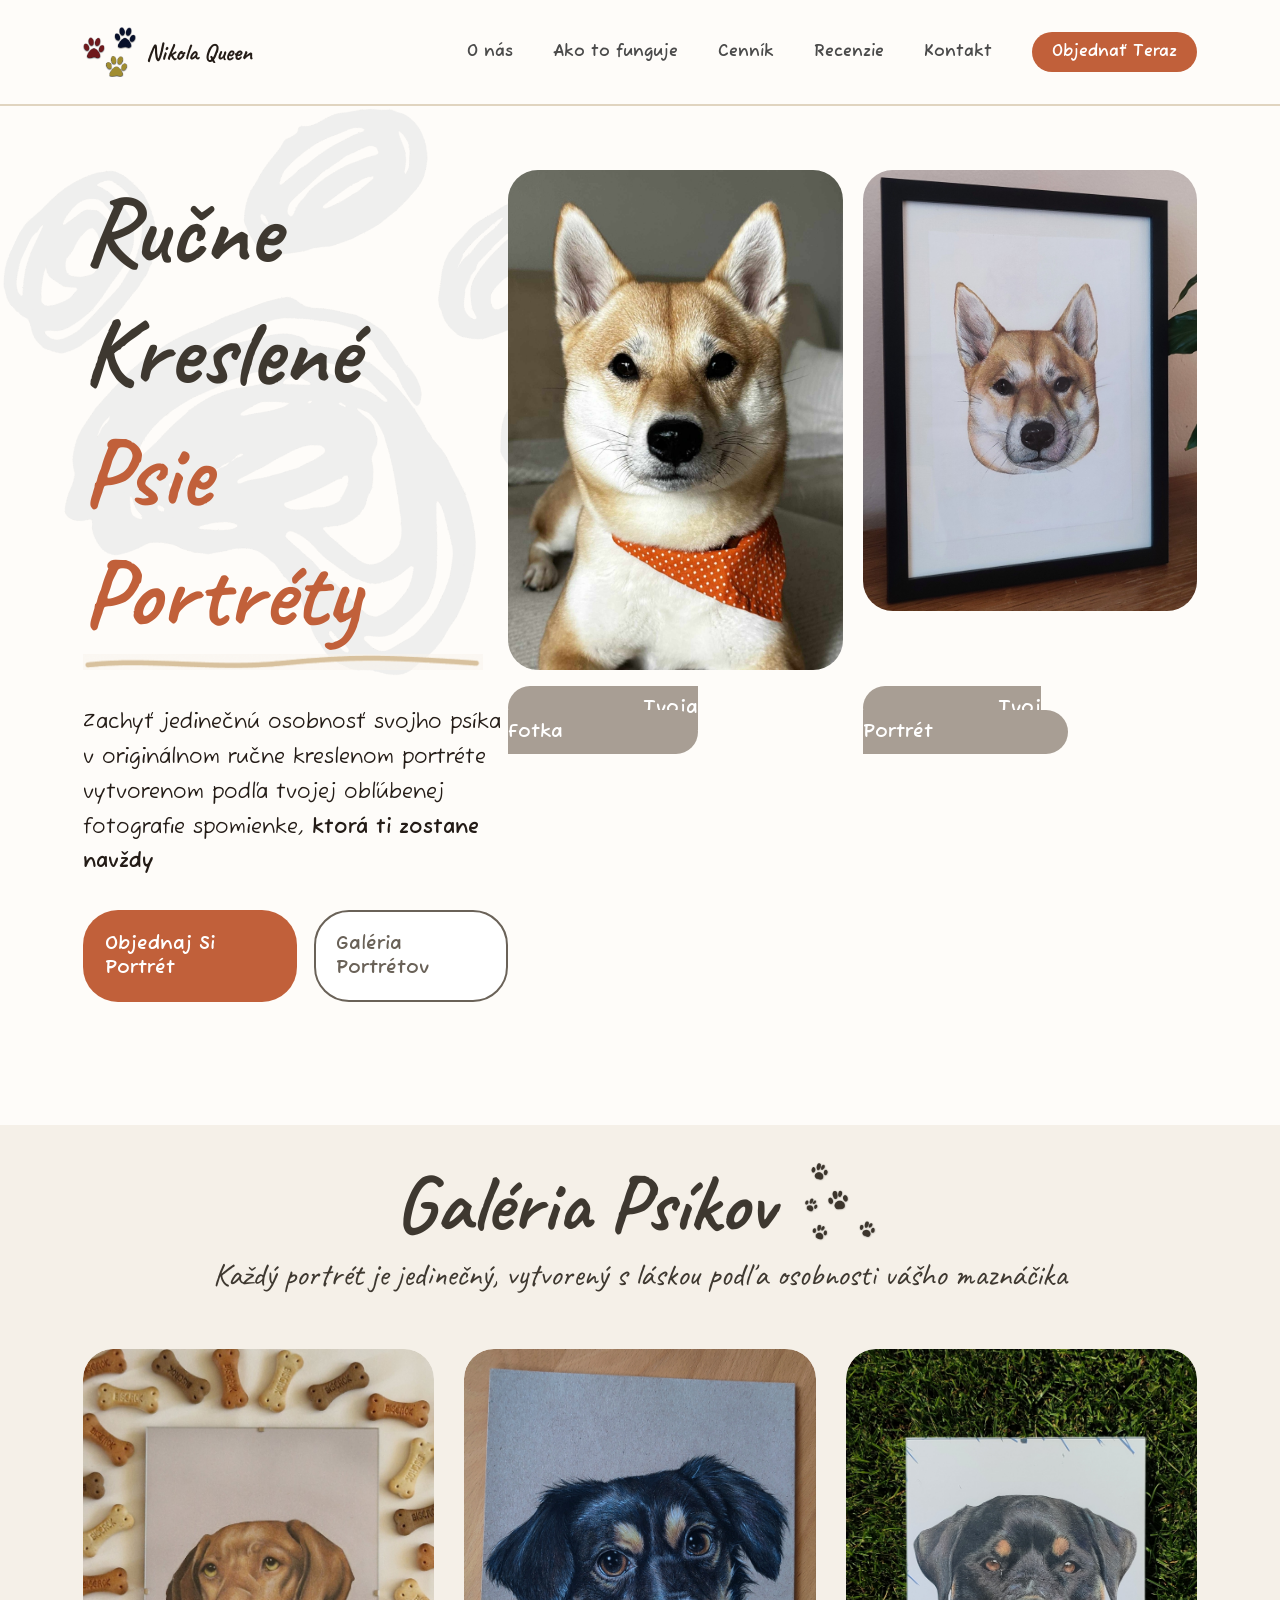
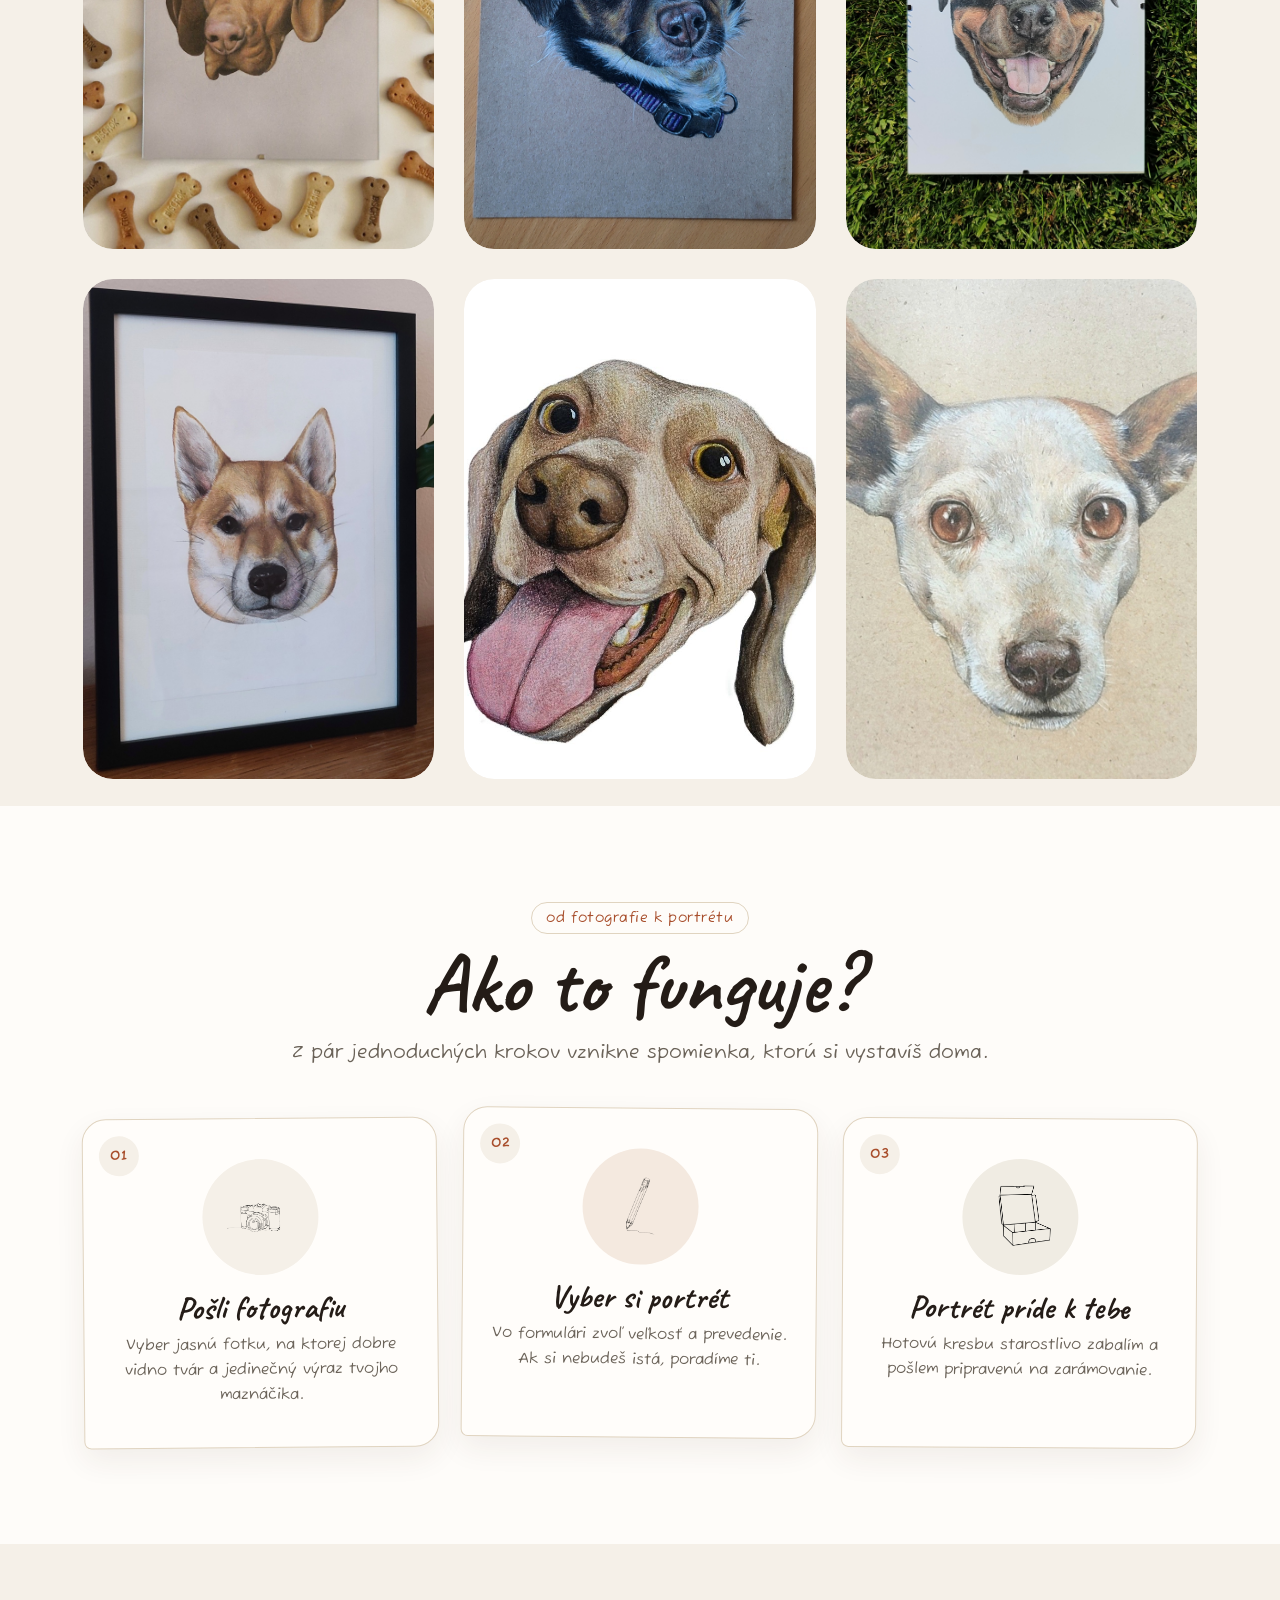
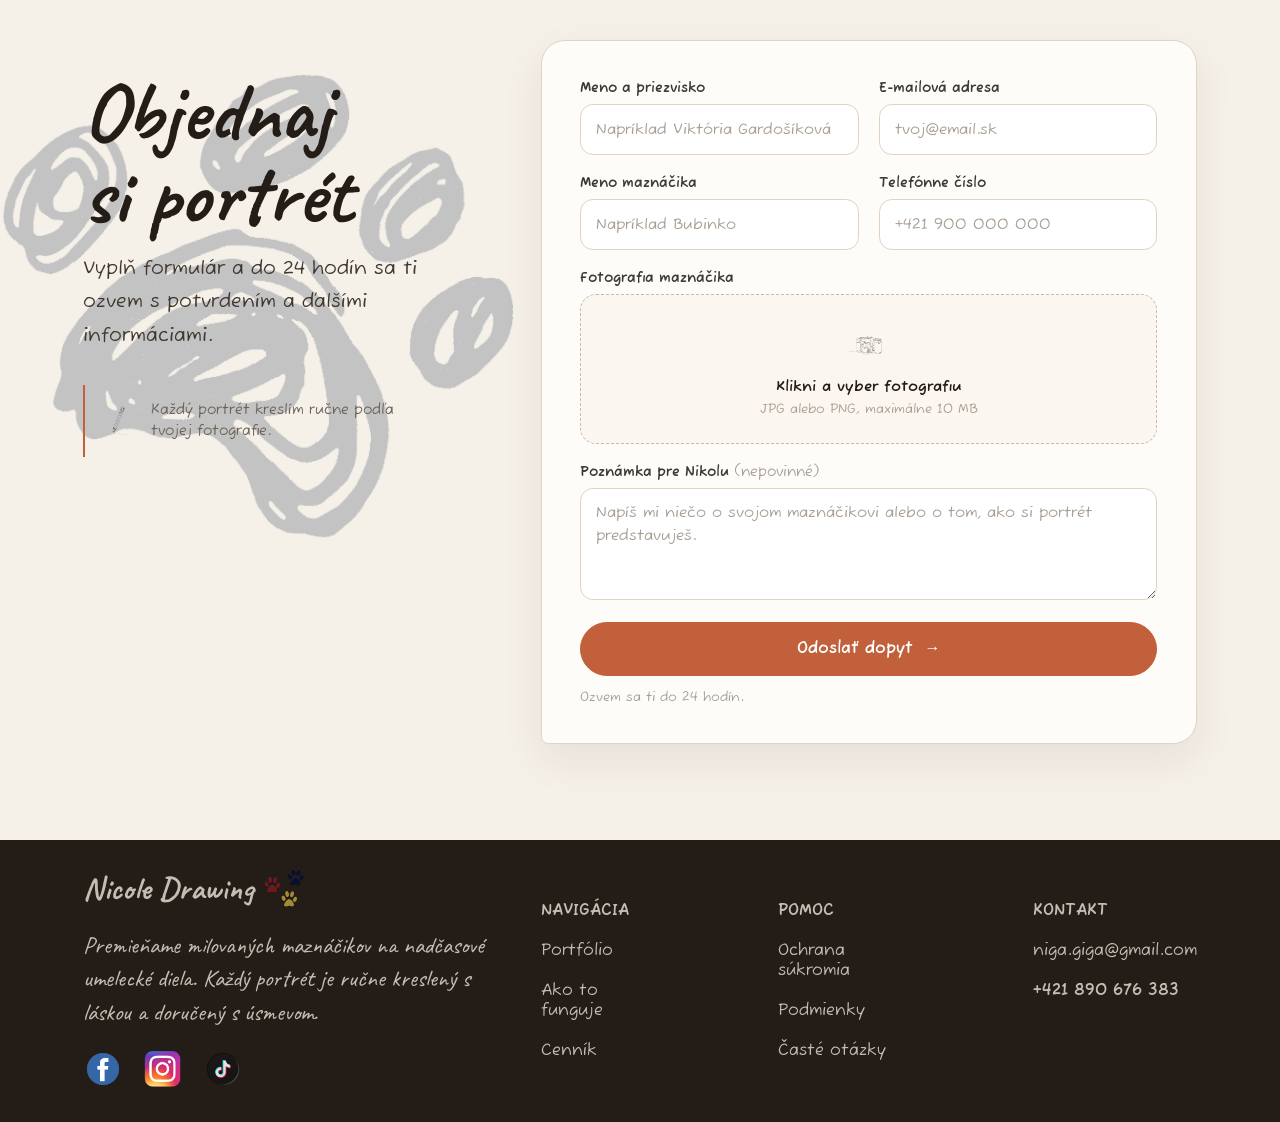
<file: index.html>
<!doctype html>
<html lang="sk">
  <head>
    <meta charset="UTF-8" />
    <meta name="viewport" content="width=device-width, initial-scale=1.0" />
    <link rel="stylesheet" href="style.css" />
    <title>Nikina stránka</title>
    <link rel="preconnect" href="https://fonts.googleapis.com" />
    <link rel="preconnect" href="https://fonts.gstatic.com" crossorigin />
    <link
      href="https://fonts.googleapis.com/css2?family=DM+Sans:ital,opsz,wght@0,9..40,100..1000;1,9..40,100..1000&display=swap"
      rel="stylesheet"
    />
    <link
      href="https://fonts.googleapis.com/css2?family=Caveat:wght@400..700&display=swap"
      rel="stylesheet"
    />
    <link href="https://fonts.googleapis.com/css2?family=Lora:wght@400;500;600;700&display=swap" rel="stylesheet">
  </head>
  <body>
    <header>
      <section class="header-wrapper">
        <div class="header-logo">
          <img
            class="image-paws"
            src="assets/images/—Pngtree—colored paw dog paw_7184596.png"
            alt="dogs paws"
          />
          <span>Nikola Queen</span>
        </div>
        <div class="header-container">
          <nav>
            <ul>
              <li><a href="o-nas.html">O nás</a></li>
              <li><a href="">Ako to funguje</a></li>
              <li><a href="">Cenník</a></li>
              <li><a href="">Recenzie</a></li>
              <li><a href="">Kontakt</a></li>
            </ul>
          </nav>
          <a class="btn">Objednať Teraz</a>
        </div>
      </section>
      <div class="header-line"></div>
    </header>
    <div class="hero-bg">
      <section class="hero">
        <div class="hero-container-left">
          <div class="hero-title">
            <h2>Ručne Kreslené</h2>
            <h1>Psie Portréty</h1>
            <img src="assets/images/beige-line-transparent.png" alt="" />
          </div>
          <span
            >Zachyť jedinečnú osobnosť svojho psíka v originálnom ručne
            kreslenom portréte vytvorenom podľa tvojej obľúbenej fotografie
            spomienke, <strong> ktorá ti zostane navždy </strong>
          </span>
          <div class="hero-btns">
            <a class="objednaj-btn" href="">Objednaj Si Portrét</a>
            <a class="galeria-btn" href="#galeria" href="">Galéria Portrétov</a>
          </div>
        </div>
        <div class="hero-container-right">
          <div class="grid-item-hero">
            <img src="assets/images/hauko4.jpg" alt="" />
          </div>
          <div class="grid-item-hero">
            <img src="assets/images/kresba4.jpg" alt="" />
          </div>
          <div class="grid-item-hero">
            <span class="tvoja-fotka">Tvoja Fotka</span>
          </div>
          <div class="grid-item-hero">
            <span class="tvoj-portret">Tvoj Portrét</span>
          </div>
        </div>
      </section>
    </div>
    <section class="galeria-bg" id="galeria">
      <div class="galeria-container">
        <div class="galeria-heading">
          <h3>Galéria Psíkov</h3>
          <img
            src="assets/images/—Pngtree—black bear paw prints_6083126.png"
            alt=""
          />
        </div>
        <span>Každý portrét je jedinečný, vytvorený s láskou podľa osobnosti vášho
          maznáčika</span>
      </div>
        <div class="galeria-grid">

        <div class="galeria-item">
            <img
                src="assets/images/kresba1.jpg"
                alt="Portrét psa"
                class="grid-item-galeria"
            >
            <span class="galeria-name">Hauko</span>
        </div>

        <div class="galeria-item">
            <img
                src="assets/images/kresba2.jpg"
                alt="Portrét psa"
                class="grid-item-galeria"
            >
            <span class="galeria-name">Bella</span>
        </div>

        <div class="galeria-item">
            <img
                src="assets/images/kresba3.jpg"
                alt="Portrét psa"
                class="grid-item-galeria"
            >
            <span class="galeria-name">Max</span>
        </div>

        <div class="galeria-item">
            <img
                src="assets/images/kresba4.jpg"
                alt="Portrét psa"
                class="grid-item-galeria"
            >
            <span class="galeria-name">Luna</span>
        </div>

        <div class="galeria-item">
            <img
                src="assets/images/kresba5.jpg"
                alt="Portrét psa"
                class="grid-item-galeria"
            >
            <span class="galeria-name">Charlie</span>
        </div>

        <div class="galeria-item">
            <img
                src="assets/images/kresba6.jpg"
                alt="Portrét psa"
                class="grid-item-galeria"
            >
            <span class="galeria-name">Daisy</span>
        </div>
    </div>
    </section>
    <section class="how-it-works" id="ako-to-funguje">
      <div class="how-it-works-title">
        <span class="section-kicker">od fotografie k portrétu</span>
        <h2>Ako to funguje?</h2>
        <p>Z pár jednoduchých krokov vznikne spomienka, ktorú si vystavíš doma.</p>
      </div>
      <div class="how-it-works-description">
        <article class="step-card step-card--photo">
          <span class="step-number">01</span>
          <div class="step-illustration"><img src="assets/images/camera.png" alt=""></div>
          <h3>Pošli fotografiu</h3>
          <p>Vyber jasnú fotku, na ktorej dobre vidno tvár a jedinečný výraz tvojho maznáčika.</p>
        </article>
        <article class="step-card step-card--drawing">
          <span class="step-number">02</span>
          <div class="step-illustration"><img src="assets/images/pencil2.png" alt=""></div>
          <h3>Vyber si portrét</h3>
          <p>Vo formulári zvoľ veľkosť a prevedenie. Ak si nebudeš istá, poradíme ti.</p>
        </article>
        <article class="step-card step-card--delivery">
          <span class="step-number">03</span>
          <div class="step-illustration"><img src="assets/images/krabica.png" alt=""></div>
          <h3>Portrét príde k tebe</h3>
          <p>Hotovú kresbu starostlivo zabalím a pošlem pripravenú na zarámovanie.</p>
        </article>
      </div>   
    </section>
    <section class="form-wrapper" id="kontakt">
      <div class="form-intro">
        <h2>Objednaj si portrét</h2>
        <p>Vyplň formulár a do 24 hodín sa ti ozvem s potvrdením a ďalšími informáciami.</p>
        <div class="form-note">
          <img src="assets/images/pencil2.png" alt="">
          <span>Každý portrét kreslím ručne podľa tvojej fotografie.</span>
        </div>
      </div>
      <form class="form-grid" action="">
        <div class="form-field">
          <label for="customer-name">Meno a priezvisko</label>
          <input type="text" name="customer-name" id="customer-name" placeholder="Napríklad Viktória Gardošíková" autocomplete="name" required>
        </div>
        <div class="form-field">
          <label for="customer-email">E-mailová adresa</label>
          <input type="email" name="customer-email" id="customer-email" placeholder="tvoj@email.sk" autocomplete="email" required>
        </div>
        <div class="form-field">
          <label for="customer-pet">Meno maznáčika</label>
          <input type="text" name="customer-pet" id="customer-pet" placeholder="Napríklad Bubinko" required>
        </div>
        <div class="form-field">
          <label for="customer-telephone">Telefónne číslo</label>
          <input type="tel" name="customer-telephone" id="customer-telephone" autocomplete="tel" placeholder="+421 900 000 000" required>
        </div>
        <div class="form-field form-field--full">
          <label for="customer-photo">Fotografia maznáčika</label>
          <input class="file-input" type="file" id="customer-photo" name="customer-photo" accept=".jpg,.jpeg,.png" required>
          <label class="upload-area" for="customer-photo">
            <img src="assets/images/camera.png" alt="">
            <span class="upload-title">Klikni a vyber fotografiu</span>
            <span class="upload-hint">JPG alebo PNG, maximálne 10 MB</span>
          </label>
        </div>
        <div class="form-field form-field--full">
          <label for="customer-special-request">Poznámka pre Nikolu <span>(nepovinné)</span></label>
          <textarea name="customer-special-request" id="customer-special-request" placeholder="Napíš mi niečo o svojom maznáčikovi alebo o tom, ako si portrét predstavuješ."></textarea>
        </div>
        <div class="form-field form-field--full form-submit">
          <button class="button-27" type="submit">Odoslať dopyt <span aria-hidden="true">→</span></button>
          <small>Ozvem sa ti do 24 hodín.</small>
        </div>
      </form>
    </section>
    
    <footer>
      <section class="footer-wrapper">
        <div class="footer-heading">
          <div class="footer-logo">
            <span>Nicole Drawing</span>
            <img src="assets/images/—Pngtree—colored paw dog paw_7184596.png" alt="">
          </div>
          <p>Premieňame milovaných maznáčikov na nadčasové umelecké diela. Každý portrét je ručne kreslený s láskou a doručený s úsmevom.</p>
          <div class="footer-socials">
            <a href=""><img src="assets/images/facebook.png" alt=""></a>
            <a href=""><img src="assets/images/instagram.png" alt=""></a>
            <a href=""><img src="assets/images/tiktoklogo.png" alt=""></a>
          </div>
        </div>
        <div class="footer-info-bar">
          <div class="footer-navigacia">
            <span>NAVIGÁCIA</span>
              <a href="">Portfólio</a>
              <a href="">Ako to funguje</a>
              <a href="">Cenník</a>
            </div>
            <div class="footer-pomoc">
              <span>POMOC</span>
              <a href="">Ochrana súkromia</a>
              <a href="">Podmienky</a>
              <a href="">Časté otázky</a>
            </div>
            <div class="footer-kontakt">
              <span>KONTAKT</span>
              <a href="">niga.giga@gmail.com</a>
              <span>+421 890 676 383</span>
            </div>
          </div>
      </section>
    </footer>
  </body>
</html>
</file>
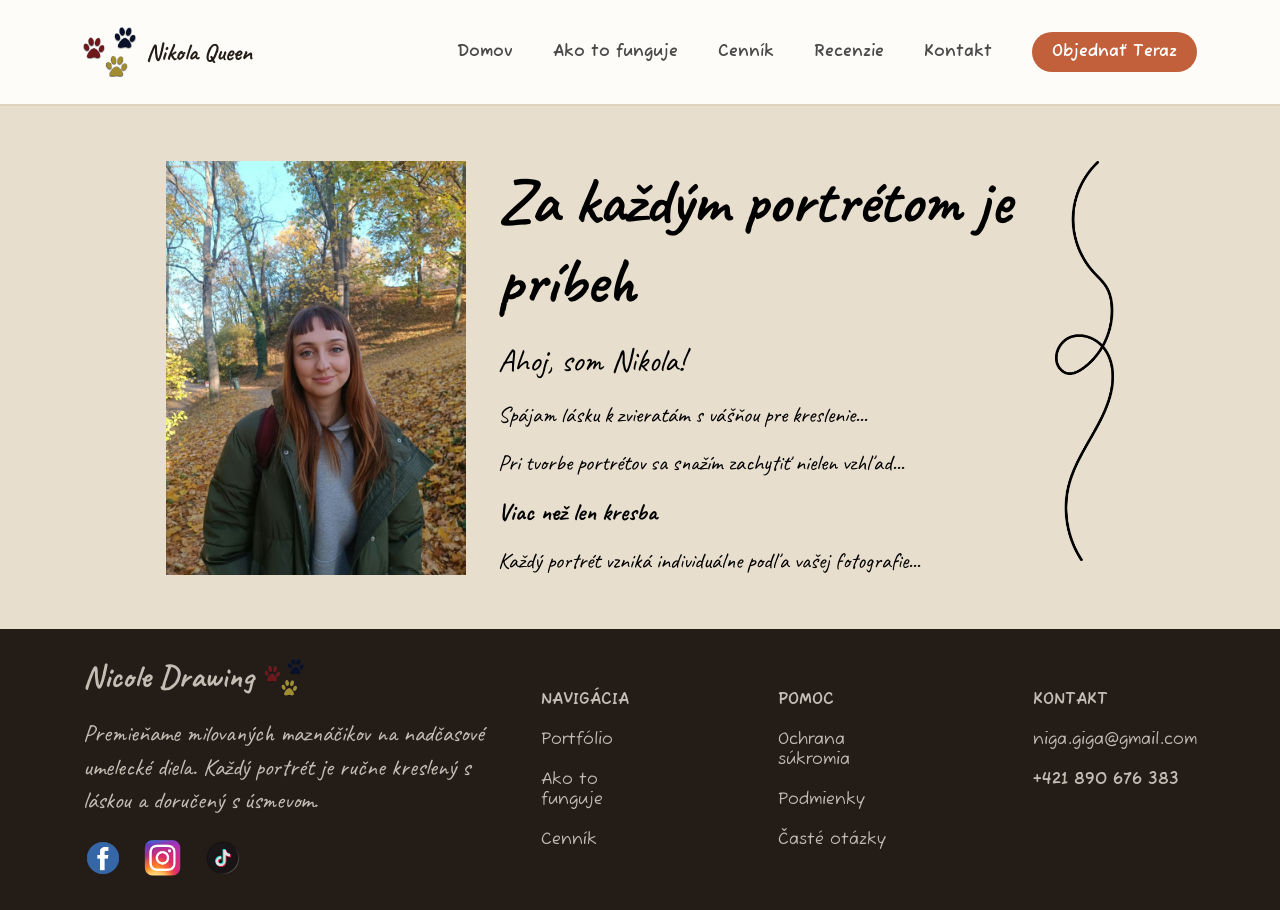
<file: o-nas.html>
<!doctype html>
<html lang="sk">
  <head>
    <meta charset="UTF-8" />
    <meta name="viewport" content="width=device-width, initial-scale=1.0" />
    <link rel="stylesheet" href="style.css" />
    <title>Nikina stránka</title>
    <link rel="preconnect" href="https://fonts.googleapis.com" />
    <link rel="preconnect" href="https://fonts.gstatic.com" crossorigin />
  </head>
  <body>
    <header>
      <section class="header-wrapper">
        <div class="header-logo">
          <img
            class="image-paws"
            src="assets/images/—Pngtree—colored paw dog paw_7184596.png"
            alt="dogs paws"
          />
          <span>Nikola Queen</span>
        </div>
        <div class="header-container">
          <nav>
            <ul>
              <li><a href="index.html">Domov</a></li>
              <li><a href="">Ako to funguje</a></li>
              <li><a href="">Cenník</a></li>
              <li><a href="">Recenzie</a></li>
              <li><a href="">Kontakt</a></li>
            </ul>
          </nav>
          <a class="btn">Objednať Teraz</a>
        </div>
      </section>
      <div class="header-line"></div>
    </header>
    <div class="onas-hero">
       <div class="onas-hero">
      <img id="nikolka" src="assets/images/samotnaNiga.jpg" alt="Nikola">

      <div class="onas-container">
        <h1>Za každým portrétom je príbeh</h1>
        <span>Ahoj, som Nikola!</span>

        <p>
          Spájam lásku k zvieratám s vášňou pre kreslenie...
        </p>

        <p>
          Pri tvorbe portrétov sa snažím zachytiť nielen vzhľad...
        </p>

        <h2>Viac než len kresba</h2>

        <p>
          Každý portrét vzniká individuálne podľa vašej fotografie...
        </p>
      </div>

      <img id="wavyline2" src="assets/images/wavyline2.png" alt="">
    </div>
    </div>
     <footer>
      <section class="footer-wrapper">
        <div class="footer-heading">
          <div class="footer-logo">
            <span>Nicole Drawing</span>
            <img src="assets/images/—Pngtree—colored paw dog paw_7184596.png" alt="">
          </div>
          <p>Premieňame milovaných maznáčikov na nadčasové umelecké diela. Každý portrét je ručne kreslený s láskou a doručený s úsmevom.</p>
          <div class="footer-socials">
            <a href=""><img src="assets/images/facebook.png" alt=""></a>
            <a href=""><img src="assets/images/instagram.png" alt=""></a>
            <a href=""><img src="assets/images/tiktoklogo.png" alt=""></a>
          </div>
        </div>
        <div class="footer-info-bar">
          <div class="footer-navigacia">
            <span>NAVIGÁCIA</span>
              <a href="">Portfólio</a>
              <a href="">Ako to funguje</a>
              <a href="">Cenník</a>
            </div>
            <div class="footer-pomoc">
              <span>POMOC</span>
              <a href="">Ochrana súkromia</a>
              <a href="">Podmienky</a>
              <a href="">Časté otázky</a>
            </div>
            <div class="footer-kontakt">
              <span>KONTAKT</span>
              <a href="">niga.giga@gmail.com</a>
              <span>+421 890 676 383</span>
            </div>
          </div>
      </section>
    </footer>
    </body>
    </html>
</file>
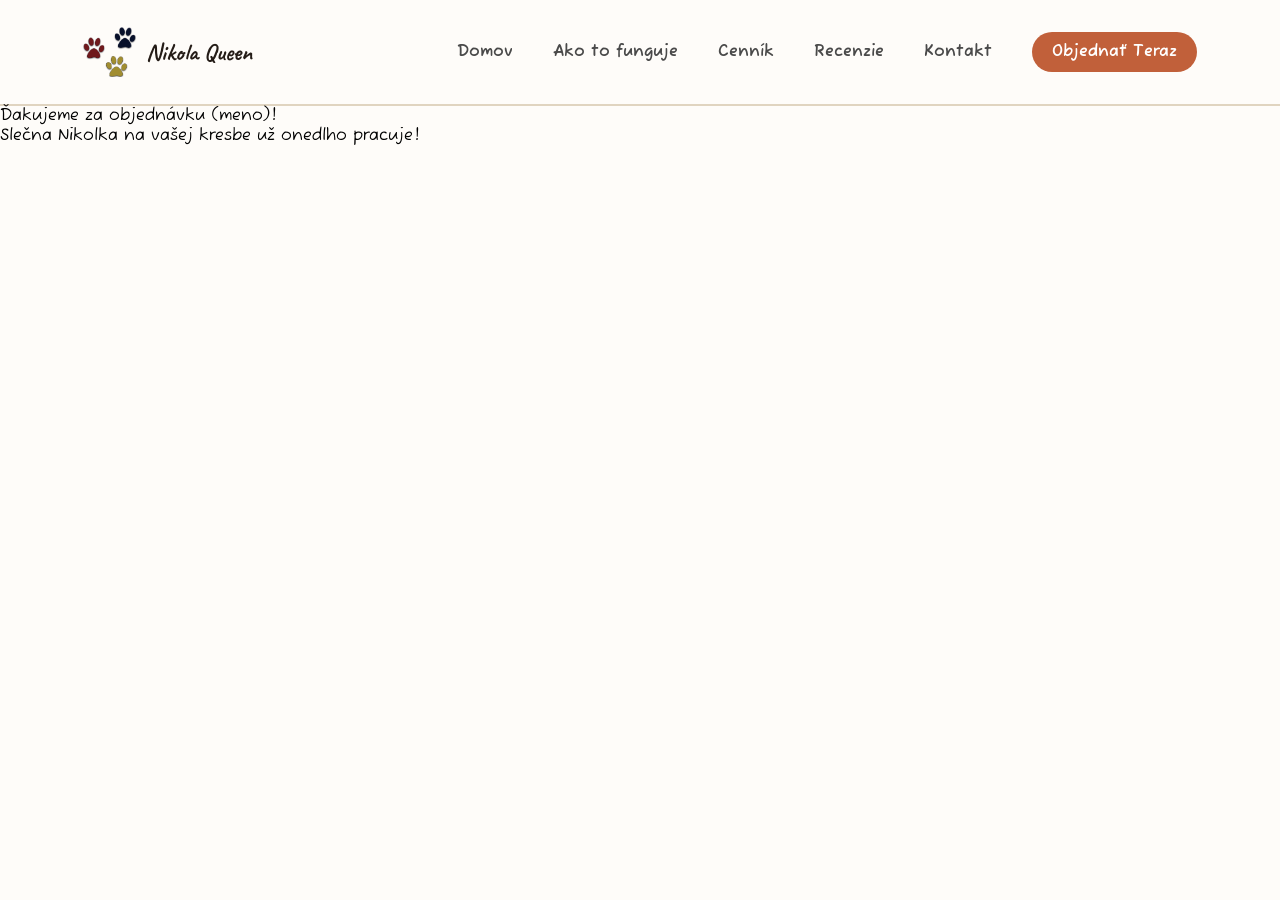
<file: thank-you.html>
<!doctype html>
<html lang="sk">
  <head>
    <meta charset="UTF-8" />
    <meta name="viewport" content="width=device-width, initial-scale=1.0" />
    <link rel="stylesheet" href="style.css" />
    <title>Nikina stránka</title>
    <link rel="preconnect" href="https://fonts.googleapis.com" />
    <link rel="preconnect" href="https://fonts.gstatic.com" crossorigin />
  </head>
  <body>
    <header>
      <section class="header-wrapper">
        <div class="header-logo">
          <img
            class="image-paws"
            src="assets/images/—Pngtree—colored paw dog paw_7184596.png"
            alt="dogs paws"
          />
          <span>Nikola Queen</span>
        </div>
        <div class="header-container">
          <nav>
            <ul>
              <li><a href="index.html">Domov</a></li>
              <li><a href="">Ako to funguje</a></li>
              <li><a href="">Cenník</a></li>
              <li><a href="">Recenzie</a></li>
              <li><a href="">Kontakt</a></li>
            </ul>
          </nav>
          <a class="btn">Objednať Teraz</a>
        </div>
      </section>
      <div class="header-line"></div>
    </header>
    <p>Ďakujeme za objednávku (meno)!</p>
    <p>Slečna Nikolka na vašej kresbe už onedlho pracuje!</p>
    </body>
    </html>
</file>
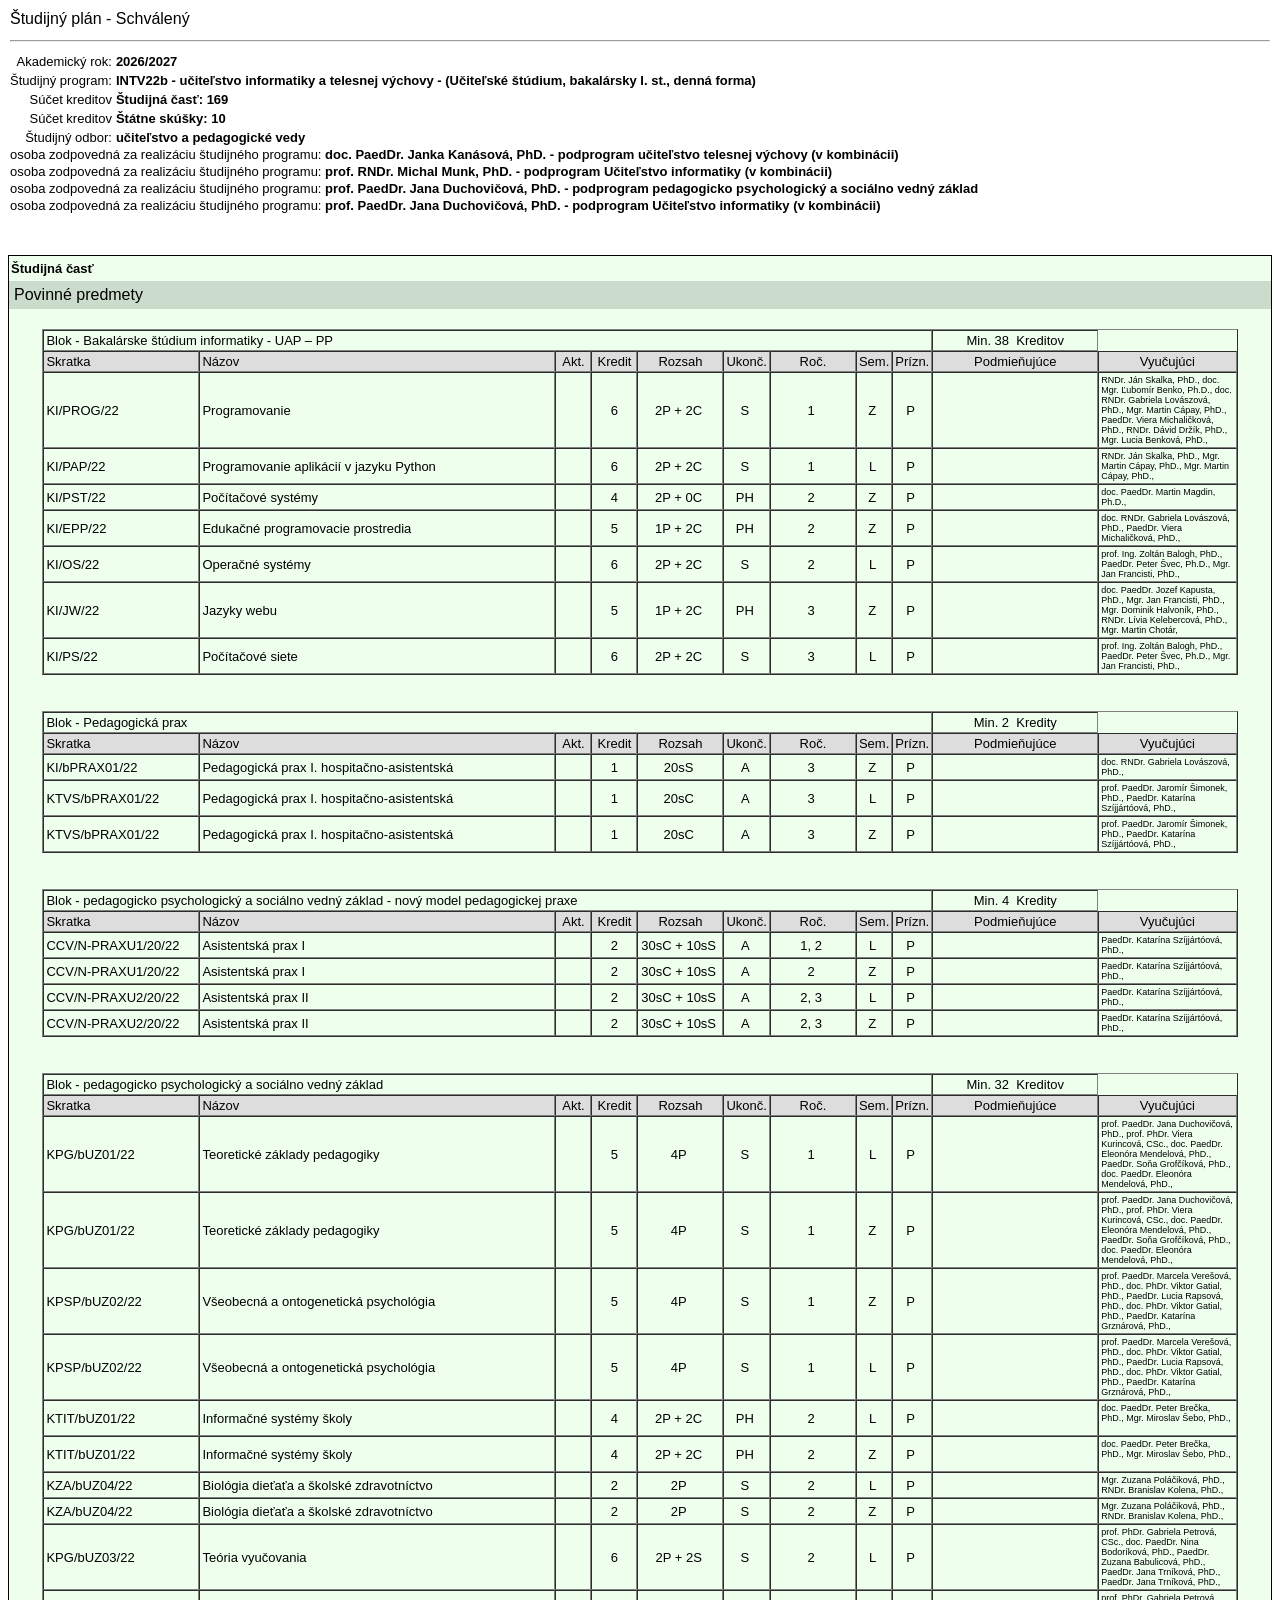
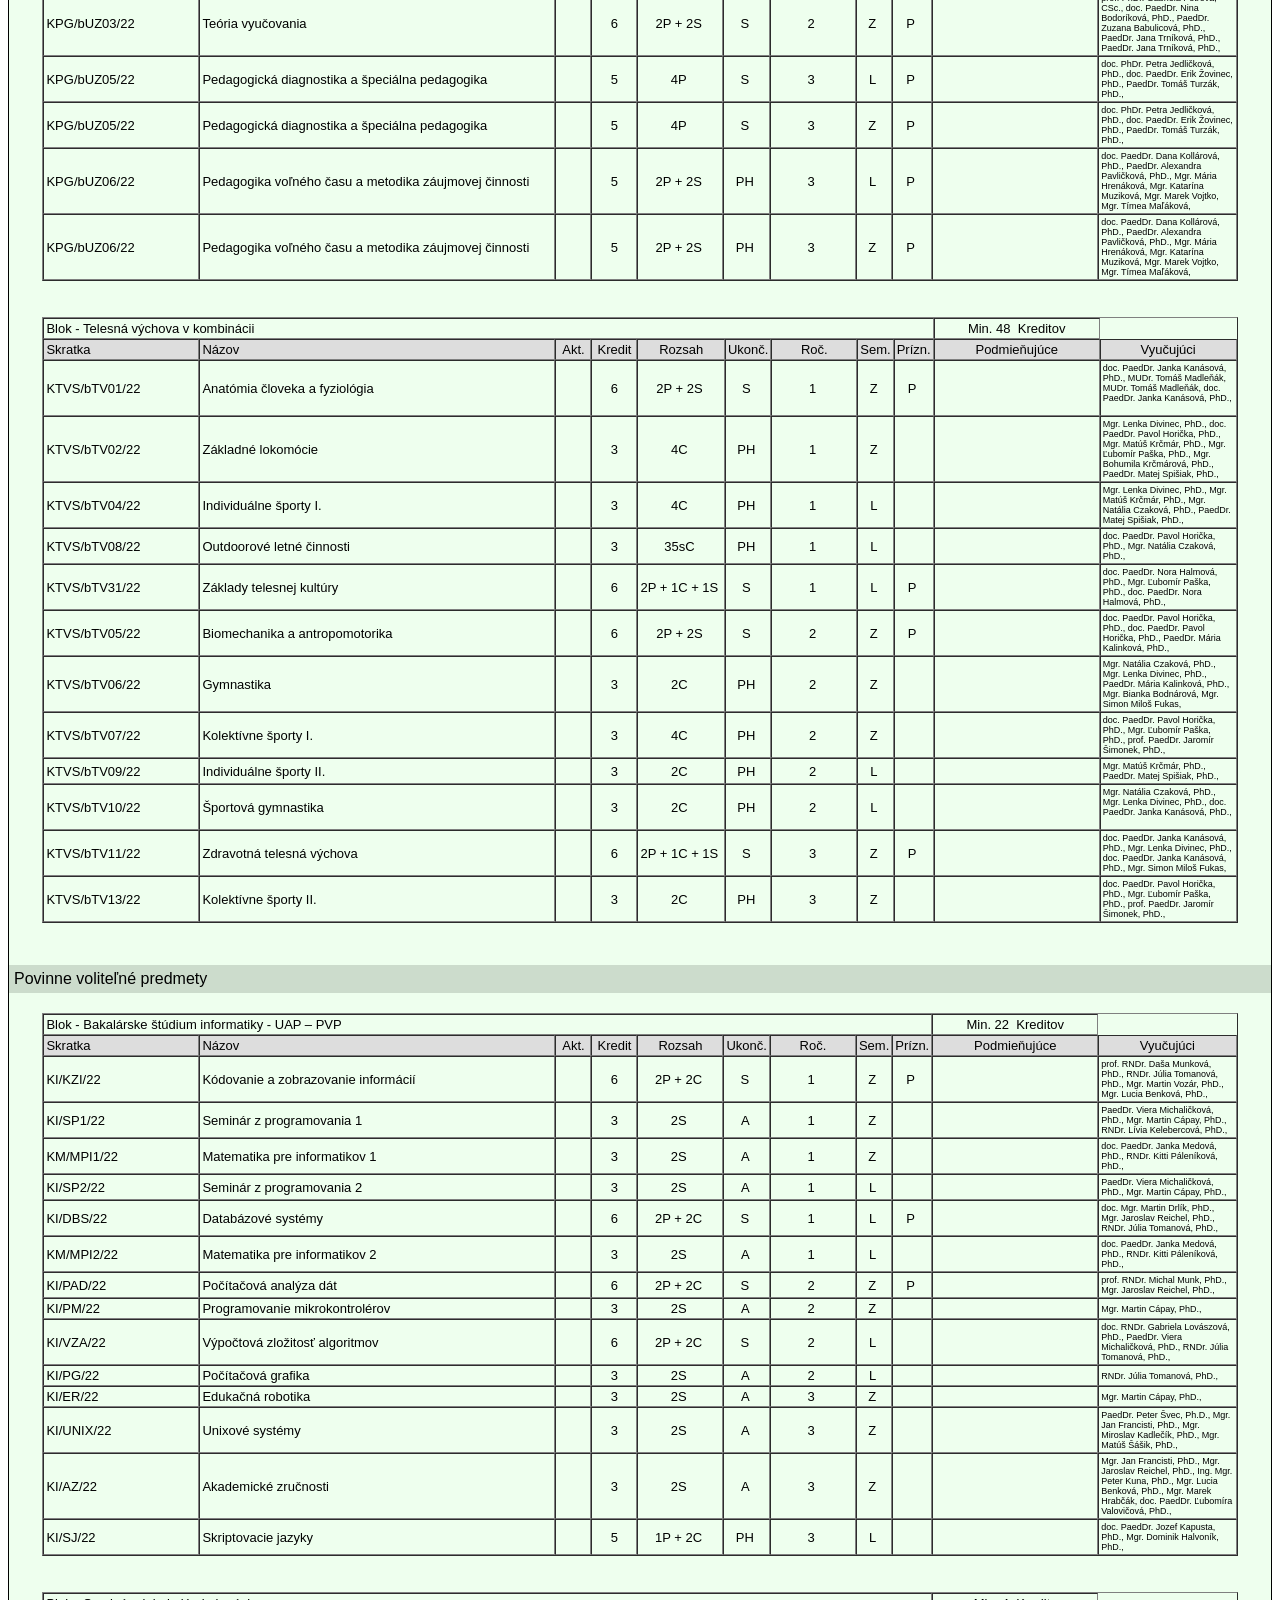
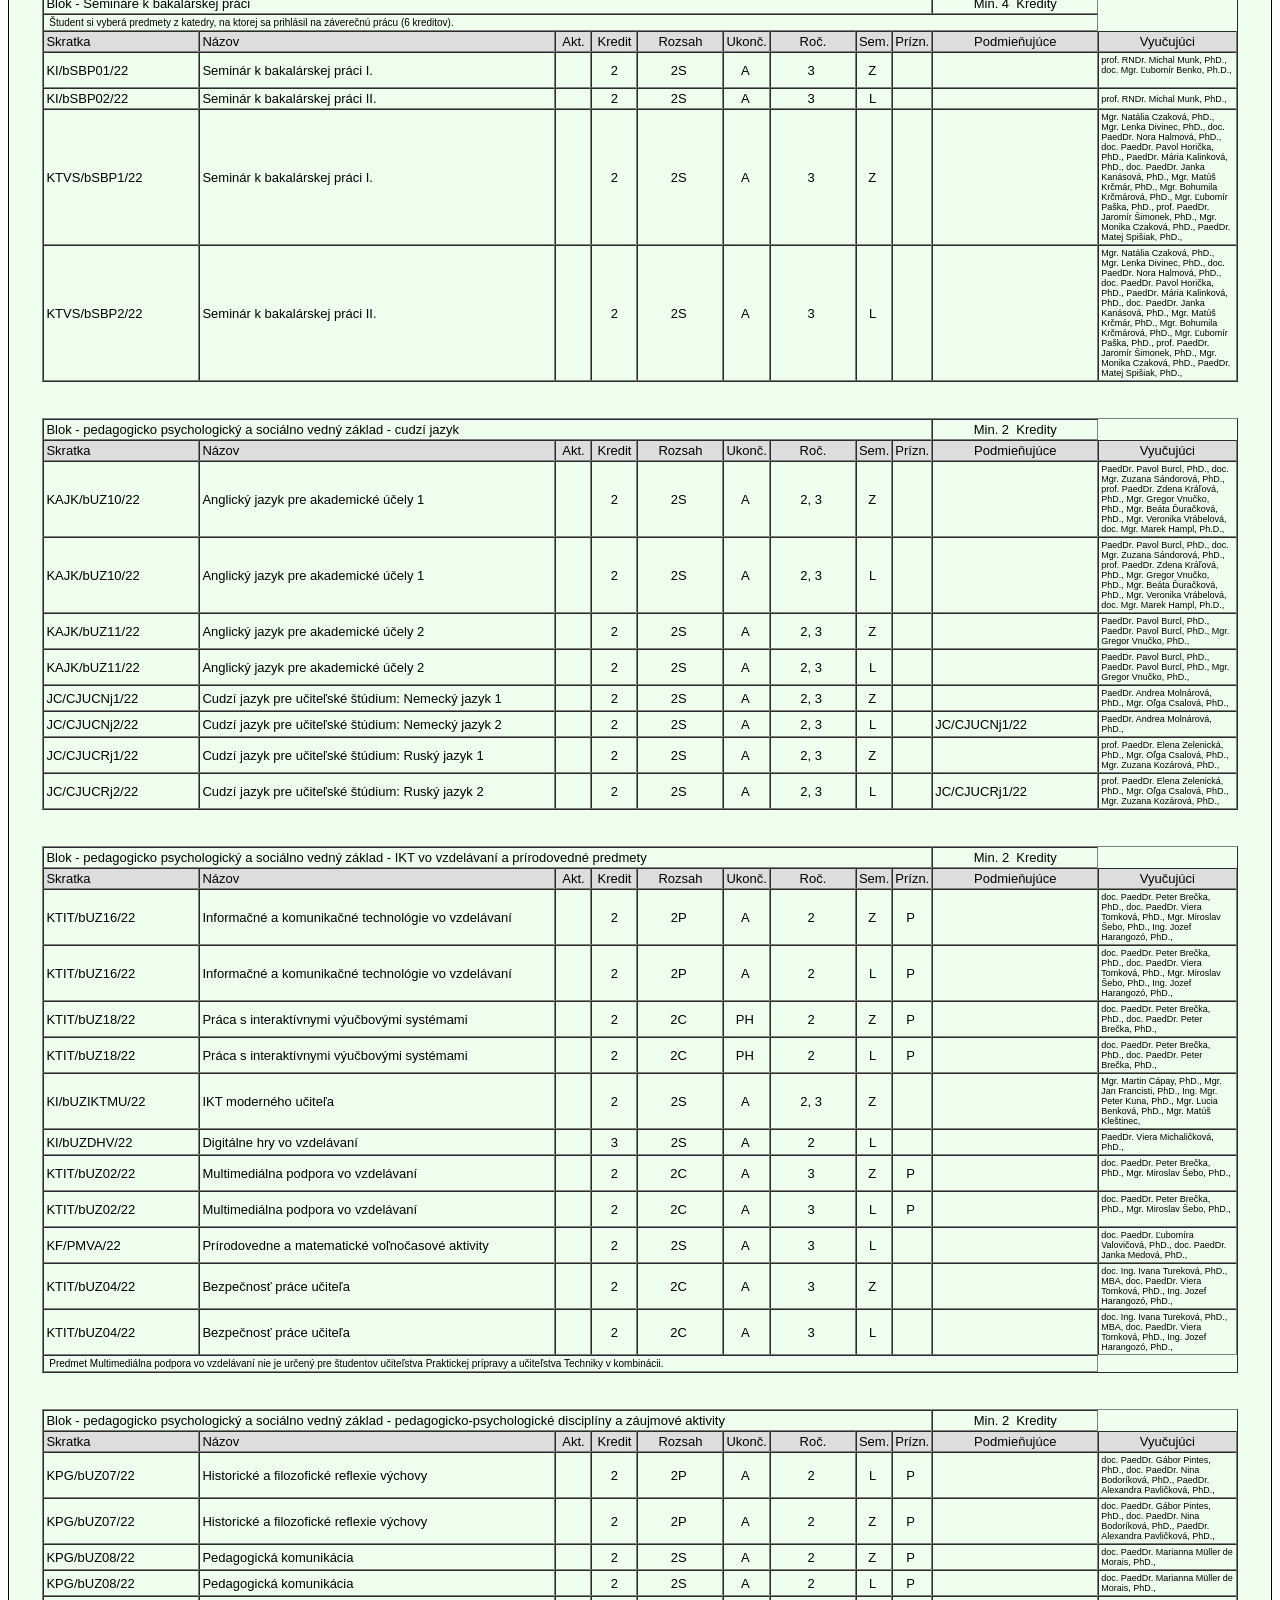
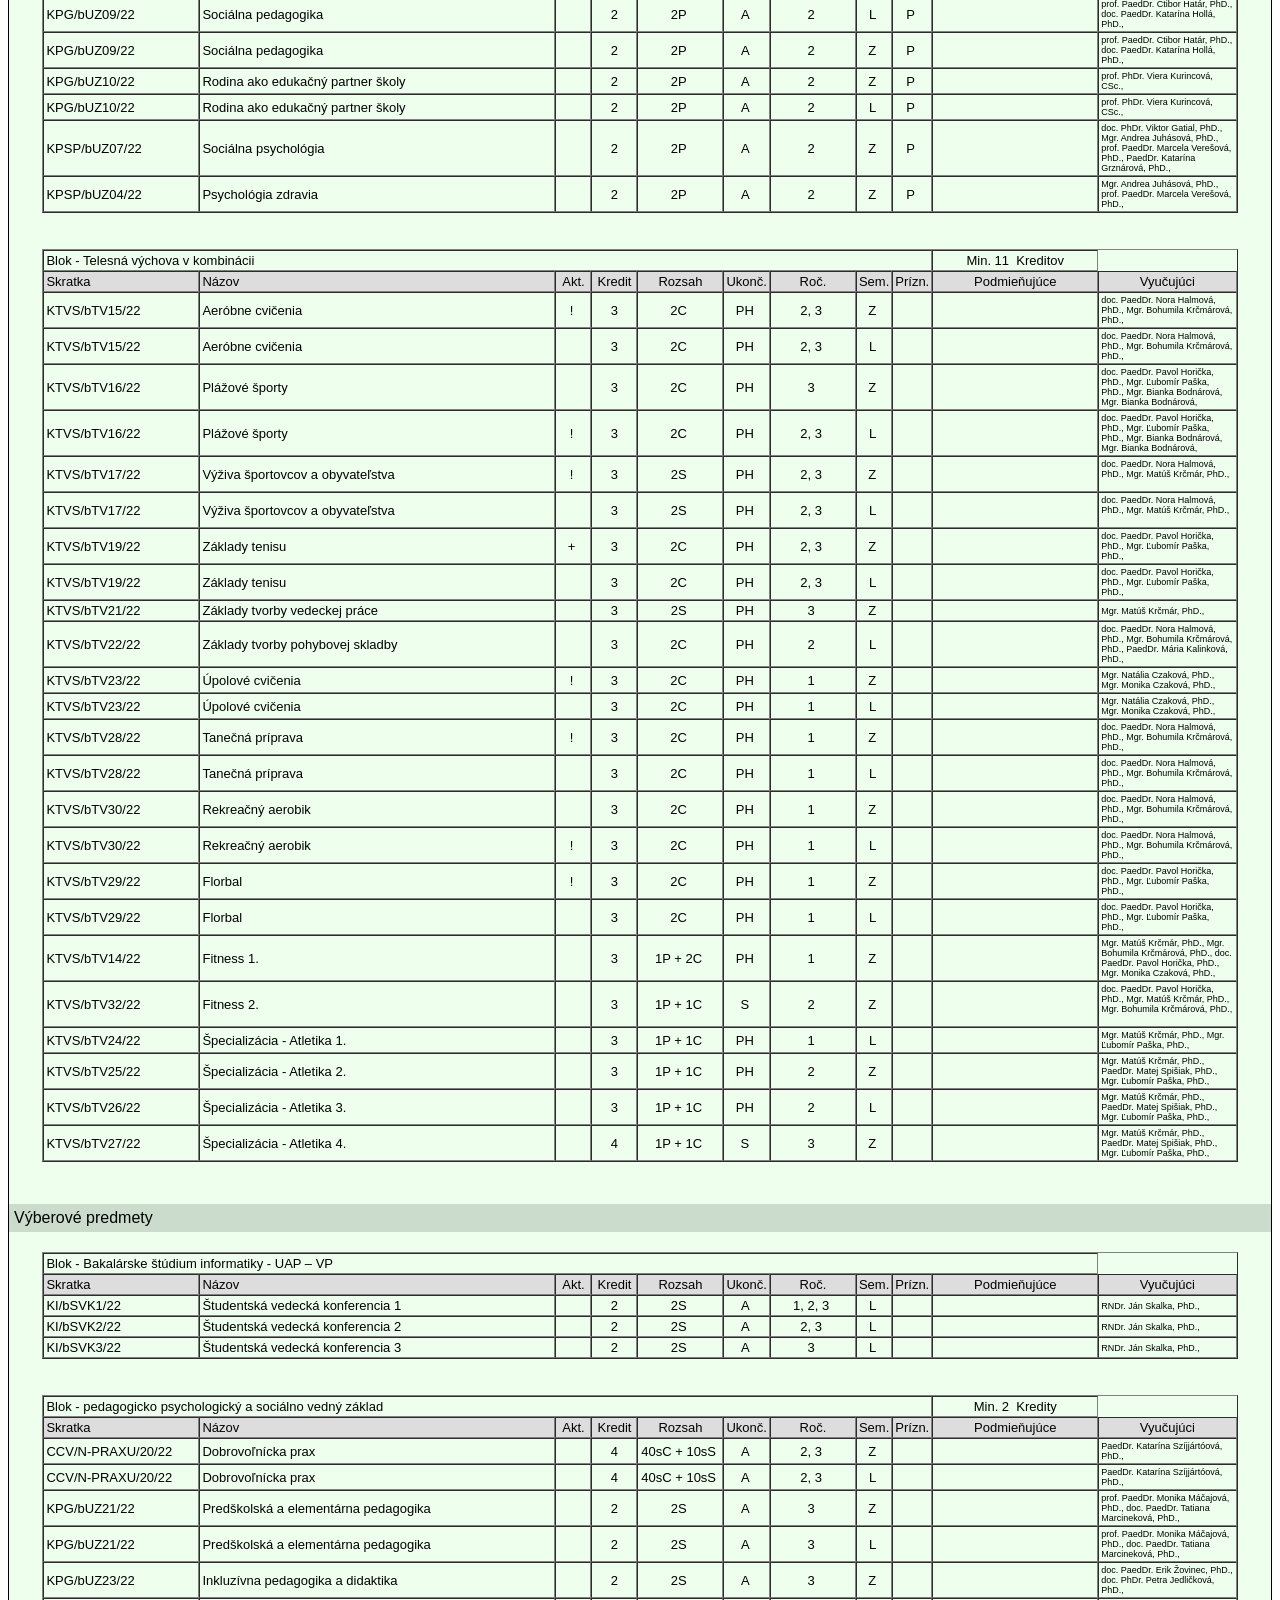
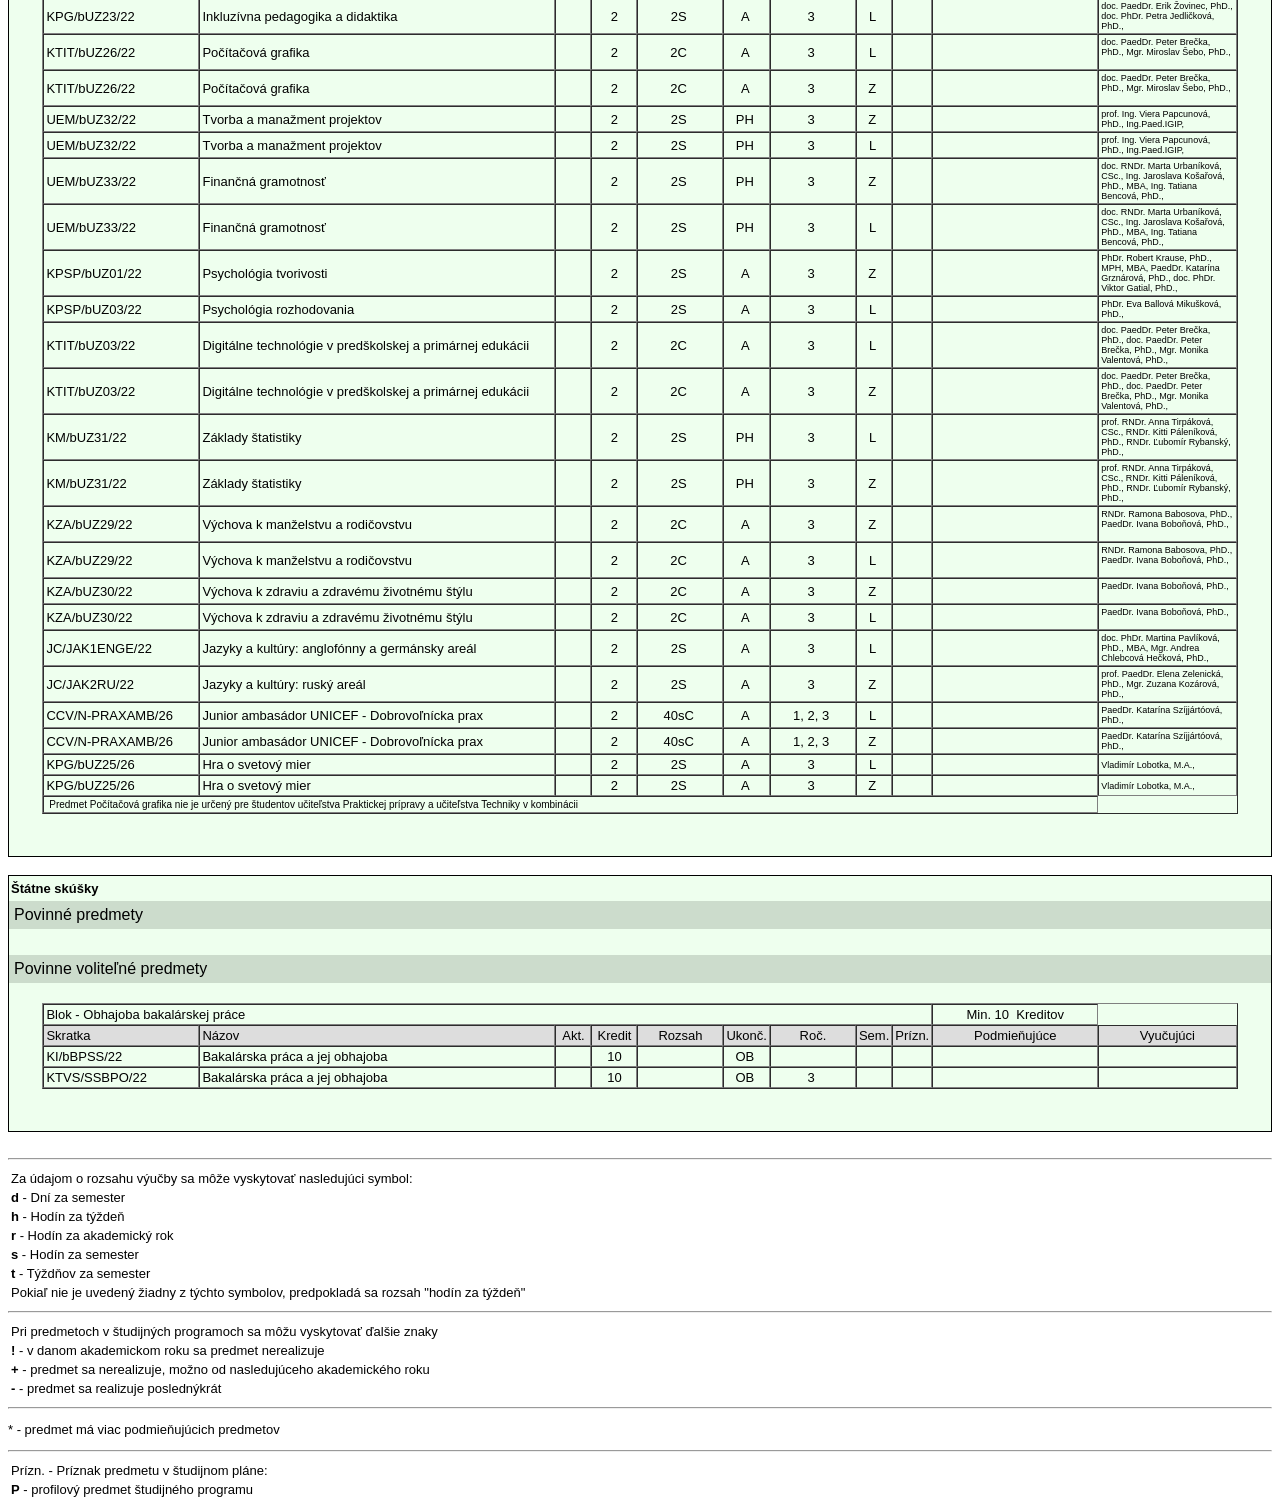
<file: assets/images/7287e602-696d-496f-8227-1e8f5d2a5d991789594971998.HTML>
<html>
   <head>
      <meta http-equiv="Content-Type" content="text/html; charset=UTF-8">
      <style>
					.cast {
					font-family: Arial;
					font-size: small;
					font-weight: bold;
					margin-top: 5px;
					margin-left: 2px;
					margin-bottom: 5px;
					}
					.typ {
					font-family: Arial;
					font-size: small;
					background: #ccdccc;
					}
					.predmety
					{
					font-family: Arial;
					font-size: small;
					background: #dddddd;
					}
					.predmet
					{
					font-family: Arial;
					font-size: small;
					white-space: nowrap;
					}
					.vyucujuci { font-family: Arial; font-size:9px; }
					.nazovPredmetu {
					font-family: Arial;
					font-size: small;
					}
					.blok {
					font-family: Arial;
					font-size: small;
					}
					p {
					font-family: Arial;
					font-size: small;
					}
					.info {
					font-family: Arial;
					font-size: small;
					}
					.ramik {
					border: 1px solid
					black;
					background: #eeffee;
					}
					.poznamka {
					font-family: Arial;
					font-size: x-small;
					}
					.hlavicka {
					font-family: Arial;
					}
					.kluc {
					font-size: small;
					text-align: right;
					white-space: nowrap;
					}
					.hodnota {
					font-weight: bold;
					font-size: small;
					}
	  	</style>
   </head>
   <body>
      <div class="hlavicka">
         <table cellspacing="0" cellpadding="2" border="0" width="100%">
            <tr>
               <td colspan="2">
                  									Študijný plán -
                  									Schválený</td>
            </tr>
            <tr>
               <td colspan="2">
                  <hr>
               </td>
            </tr>
            <tr>
               <td align="right">
                  <div class="kluc">Akademický rok:</div>
               </td>
               <td class="hodnota" width="100%">2026/2027</td>
            </tr>
            <tr>
               <td>
                  <div class="kluc">Študijný program:</div>
               </td>
               <td class="hodnota" width="100%">INTV22b - učiteľstvo informatiky a telesnej výchovy - (Učiteľské štúdium, bakalársky
                  I. st., denná forma)</td>
            </tr>
            <tr>
               <td align="right">
                  <div class="kluc">Súčet kreditov </div>
               </td>
               <td class="hodnota" width="100%">Študijná časť:
                  							
                  							169</td>
            </tr>
            <tr>
               <td align="right">
                  <div class="kluc">Súčet kreditov </div>
               </td>
               <td class="hodnota" width="100%">Štátne skúšky:
                  							
                  							10</td>
            </tr>
            <tr>
               <td>
                  <div class="kluc">Študijný odbor:</div>
               </td>
               <td class="hodnota" width="100%">učiteľstvo a pedagogické vedy</td>
            </tr>
            <tr>
               <td colspan="2" style="padding-top:0px;">
                  <div><span class="kluc">osoba zodpovedná za realizáciu študijného programu:
                        												</span><span class="hodnota">doc. PaedDr. Janka Kanásová, PhD.
                        														- podprogram
                        														učiteľstvo telesnej výchovy (v kombinácii)</span></div>
               </td>
            </tr>
            <tr>
               <td colspan="2" style="padding-top:0px;">
                  <div><span class="kluc">osoba zodpovedná za realizáciu študijného programu:
                        												</span><span class="hodnota">prof. RNDr. Michal Munk, PhD.
                        														- podprogram
                        														Učiteľstvo informatiky (v kombinácii)</span></div>
               </td>
            </tr>
            <tr>
               <td colspan="2" style="padding-top:0px;">
                  <div><span class="kluc">osoba zodpovedná za realizáciu študijného programu:
                        												</span><span class="hodnota">prof. PaedDr. Jana Duchovičová, PhD.
                        														- podprogram
                        														pedagogicko psychologický a sociálno vedný základ</span></div>
               </td>
            </tr>
            <tr>
               <td colspan="2" style="padding-top:0px;">
                  <div><span class="kluc">osoba zodpovedná za realizáciu študijného programu:
                        												</span><span class="hodnota">prof. PaedDr. Jana Duchovičová, PhD.
                        														- podprogram
                        														Učiteľstvo informatiky (v kombinácii)</span></div>
               </td>
            </tr>
            <tr>
               <td colspan="2">&nbsp;</td>
            </tr>
         </table>
      </div><br><div class="ramik">
         <div class="cast">Študijná časť</div>
         <table cellpadding="2" cellspacing="0" width="100%">
            <tr class="typ">
               <td>
                  <table width="100%">
                     <tr>
                        <td>Povinné predmety</td>
                        <td align="right"></td>
                     </tr>
                  </table>
               </td>
            </tr>
            <tr>
               <td><br><center>
                     <table border="1" cellpadding="2" cellspacing="0" width="95%">
                        <tr class="blok">
                           <td colspan="9">
                              									Blok -
                              									Bakalárske štúdium informatiky - UAP – PP</td>
                           <td align="center">
                              								Min.
                              								38
                              														&nbsp;Kreditov
                              													</td>
                        </tr>
                        <tr class="predmety">
                           <td>Skratka</td>
                           <td>Názov</td>
                           <td align="center">Akt.</td>
                           <td align="center">Kredit</td>
                           <td align="center">Rozsah</td>
                           <td align="center">Ukonč.</td>
                           <td align="center">Roč.</td>
                           <td align="center">Sem.</td>
                           <td align="center">Prízn.</td>
                           <td align="center">Podmieňujúce</td>
                           <td align="center">Vyučujúci</td>
                        </tr>
                        <tr>
                           <td class="predmet" width="150px">KI/PROG/22&nbsp;
                              				</td>
                           <td class="nazovPredmetu" width="350px">Programovanie</td>
                           <td class="predmet" width="30px" align="center">&nbsp;</td>
                           <td class="predmet" width="40px" align="center">6</td>
                           <td class="predmet" width="80px" align="center">2P + 2C&nbsp;</td>
                           <td class="predmet" width="30px" align="center">S&nbsp;</td>
                           <td class="predmet" width="80px" align="center">1&nbsp;</td>
                           <td class="predmet" width="30px" align="center">Z&nbsp;</td>
                           <td class="predmet" width="30px" align="center">P&nbsp;</td>
                           <td class="predmet" width="160px">
                              							&nbsp;
                              						</td>
                           <td class="vyucujuci">RNDr. Ján Skalka, PhD., 
                              							doc. Mgr. Ľubomír Benko, Ph.D., 
                              							doc. RNDr. Gabriela Lovászová, PhD., 
                              							Mgr. Martin Cápay, PhD., 
                              							PaedDr. Viera Michaličková, PhD., 
                              							RNDr. Dávid Držík, PhD., 
                              							Mgr. Lucia Benková, PhD., 
                              							
                              												
                              
                              											
                              									 &nbsp;</td>
                        </tr>
                        <tr>
                           <td class="predmet" width="150px">KI/PAP/22&nbsp;
                              				</td>
                           <td class="nazovPredmetu" width="350px">Programovanie aplikácií v jazyku Python</td>
                           <td class="predmet" width="30px" align="center">&nbsp;</td>
                           <td class="predmet" width="40px" align="center">6</td>
                           <td class="predmet" width="80px" align="center">2P + 2C&nbsp;</td>
                           <td class="predmet" width="30px" align="center">S&nbsp;</td>
                           <td class="predmet" width="80px" align="center">1&nbsp;</td>
                           <td class="predmet" width="30px" align="center">L&nbsp;</td>
                           <td class="predmet" width="30px" align="center">P&nbsp;</td>
                           <td class="predmet" width="160px">
                              							&nbsp;
                              						</td>
                           <td class="vyucujuci">RNDr. Ján Skalka, PhD., 
                              							Mgr. Martin Cápay, PhD., 
                              							Mgr. Martin Cápay, PhD., 
                              							
                              												
                              
                              											
                              									 &nbsp;</td>
                        </tr>
                        <tr>
                           <td class="predmet" width="150px">KI/PST/22&nbsp;
                              				</td>
                           <td class="nazovPredmetu" width="350px">Počítačové systémy</td>
                           <td class="predmet" width="30px" align="center">&nbsp;</td>
                           <td class="predmet" width="40px" align="center">4</td>
                           <td class="predmet" width="80px" align="center">2P + 0C&nbsp;</td>
                           <td class="predmet" width="30px" align="center">PH&nbsp;</td>
                           <td class="predmet" width="80px" align="center">2&nbsp;</td>
                           <td class="predmet" width="30px" align="center">Z&nbsp;</td>
                           <td class="predmet" width="30px" align="center">P&nbsp;</td>
                           <td class="predmet" width="160px">
                              							&nbsp;
                              						</td>
                           <td class="vyucujuci">doc. PaedDr. Martin Magdin, Ph.D., 
                              							
                              												
                              
                              											
                              									 &nbsp;</td>
                        </tr>
                        <tr>
                           <td class="predmet" width="150px">KI/EPP/22&nbsp;
                              				</td>
                           <td class="nazovPredmetu" width="350px">Edukačné programovacie prostredia</td>
                           <td class="predmet" width="30px" align="center">&nbsp;</td>
                           <td class="predmet" width="40px" align="center">5</td>
                           <td class="predmet" width="80px" align="center">1P + 2C&nbsp;</td>
                           <td class="predmet" width="30px" align="center">PH&nbsp;</td>
                           <td class="predmet" width="80px" align="center">2&nbsp;</td>
                           <td class="predmet" width="30px" align="center">Z&nbsp;</td>
                           <td class="predmet" width="30px" align="center">P&nbsp;</td>
                           <td class="predmet" width="160px">
                              							&nbsp;
                              						</td>
                           <td class="vyucujuci">doc. RNDr. Gabriela Lovászová, PhD., 
                              							PaedDr. Viera Michaličková, PhD., 
                              							
                              												
                              
                              											
                              									 &nbsp;</td>
                        </tr>
                        <tr>
                           <td class="predmet" width="150px">KI/OS/22&nbsp;
                              				</td>
                           <td class="nazovPredmetu" width="350px">Operačné systémy</td>
                           <td class="predmet" width="30px" align="center">&nbsp;</td>
                           <td class="predmet" width="40px" align="center">6</td>
                           <td class="predmet" width="80px" align="center">2P + 2C&nbsp;</td>
                           <td class="predmet" width="30px" align="center">S&nbsp;</td>
                           <td class="predmet" width="80px" align="center">2&nbsp;</td>
                           <td class="predmet" width="30px" align="center">L&nbsp;</td>
                           <td class="predmet" width="30px" align="center">P&nbsp;</td>
                           <td class="predmet" width="160px">
                              							&nbsp;
                              						</td>
                           <td class="vyucujuci">prof. Ing. Zoltán Balogh, PhD., 
                              							PaedDr. Peter Švec, Ph.D., 
                              							Mgr. Jan Francisti, PhD., 
                              							
                              												
                              
                              											
                              									 &nbsp;</td>
                        </tr>
                        <tr>
                           <td class="predmet" width="150px">KI/JW/22&nbsp;
                              				</td>
                           <td class="nazovPredmetu" width="350px">Jazyky webu</td>
                           <td class="predmet" width="30px" align="center">&nbsp;</td>
                           <td class="predmet" width="40px" align="center">5</td>
                           <td class="predmet" width="80px" align="center">1P + 2C&nbsp;</td>
                           <td class="predmet" width="30px" align="center">PH&nbsp;</td>
                           <td class="predmet" width="80px" align="center">3&nbsp;</td>
                           <td class="predmet" width="30px" align="center">Z&nbsp;</td>
                           <td class="predmet" width="30px" align="center">P&nbsp;</td>
                           <td class="predmet" width="160px">
                              							&nbsp;
                              						</td>
                           <td class="vyucujuci">doc. PaedDr. Jozef Kapusta, PhD., 
                              							Mgr. Jan Francisti, PhD., 
                              							Mgr. Dominik Halvoník, PhD., 
                              							RNDr. Lívia Kelebercová, PhD., 
                              							Mgr. Martin Chotár, 
                              							
                              												
                              
                              											
                              									 &nbsp;</td>
                        </tr>
                        <tr>
                           <td class="predmet" width="150px">KI/PS/22&nbsp;
                              				</td>
                           <td class="nazovPredmetu" width="350px">Počítačové siete</td>
                           <td class="predmet" width="30px" align="center">&nbsp;</td>
                           <td class="predmet" width="40px" align="center">6</td>
                           <td class="predmet" width="80px" align="center">2P + 2C&nbsp;</td>
                           <td class="predmet" width="30px" align="center">S&nbsp;</td>
                           <td class="predmet" width="80px" align="center">3&nbsp;</td>
                           <td class="predmet" width="30px" align="center">L&nbsp;</td>
                           <td class="predmet" width="30px" align="center">P&nbsp;</td>
                           <td class="predmet" width="160px">
                              							&nbsp;
                              						</td>
                           <td class="vyucujuci">prof. Ing. Zoltán Balogh, PhD., 
                              							PaedDr. Peter Švec, Ph.D., 
                              							Mgr. Jan Francisti, PhD., 
                              							
                              												
                              
                              											
                              									 &nbsp;</td>
                        </tr>
                     </table>
                  </center><br><br><center>
                     <table border="1" cellpadding="2" cellspacing="0" width="95%">
                        <tr class="blok">
                           <td colspan="9">
                              									Blok -
                              									Pedagogická prax</td>
                           <td align="center">
                              								Min.
                              								2
                              														&nbsp;Kredity
                              													</td>
                        </tr>
                        <tr class="predmety">
                           <td>Skratka</td>
                           <td>Názov</td>
                           <td align="center">Akt.</td>
                           <td align="center">Kredit</td>
                           <td align="center">Rozsah</td>
                           <td align="center">Ukonč.</td>
                           <td align="center">Roč.</td>
                           <td align="center">Sem.</td>
                           <td align="center">Prízn.</td>
                           <td align="center">Podmieňujúce</td>
                           <td align="center">Vyučujúci</td>
                        </tr>
                        <tr>
                           <td class="predmet" width="150px">KI/bPRAX01/22&nbsp;
                              				</td>
                           <td class="nazovPredmetu" width="350px">Pedagogická prax I. hospitačno-asistentská</td>
                           <td class="predmet" width="30px" align="center">&nbsp;</td>
                           <td class="predmet" width="40px" align="center">1</td>
                           <td class="predmet" width="80px" align="center">20sS&nbsp;</td>
                           <td class="predmet" width="30px" align="center">A&nbsp;</td>
                           <td class="predmet" width="80px" align="center">3&nbsp;</td>
                           <td class="predmet" width="30px" align="center">Z&nbsp;</td>
                           <td class="predmet" width="30px" align="center">P&nbsp;</td>
                           <td class="predmet" width="160px">
                              							&nbsp;
                              						</td>
                           <td class="vyucujuci">doc. RNDr. Gabriela Lovászová, PhD., 
                              							
                              												
                              
                              											
                              									 &nbsp;</td>
                        </tr>
                        <tr>
                           <td class="predmet" width="150px">KTVS/bPRAX01/22&nbsp;
                              				</td>
                           <td class="nazovPredmetu" width="350px">Pedagogická prax I. hospitačno-asistentská</td>
                           <td class="predmet" width="30px" align="center">&nbsp;</td>
                           <td class="predmet" width="40px" align="center">1</td>
                           <td class="predmet" width="80px" align="center">20sC&nbsp;</td>
                           <td class="predmet" width="30px" align="center">A&nbsp;</td>
                           <td class="predmet" width="80px" align="center">3&nbsp;</td>
                           <td class="predmet" width="30px" align="center">L&nbsp;</td>
                           <td class="predmet" width="30px" align="center">P&nbsp;</td>
                           <td class="predmet" width="160px">
                              							&nbsp;
                              						</td>
                           <td class="vyucujuci">prof. PaedDr. Jaromír Šimonek, PhD., 
                              							PaedDr. Katarína Szíjjártóová, PhD., 
                              							
                              												
                              
                              											
                              									 &nbsp;</td>
                        </tr>
                        <tr>
                           <td class="predmet" width="150px">KTVS/bPRAX01/22&nbsp;
                              				</td>
                           <td class="nazovPredmetu" width="350px">Pedagogická prax I. hospitačno-asistentská</td>
                           <td class="predmet" width="30px" align="center">&nbsp;</td>
                           <td class="predmet" width="40px" align="center">1</td>
                           <td class="predmet" width="80px" align="center">20sC&nbsp;</td>
                           <td class="predmet" width="30px" align="center">A&nbsp;</td>
                           <td class="predmet" width="80px" align="center">3&nbsp;</td>
                           <td class="predmet" width="30px" align="center">Z&nbsp;</td>
                           <td class="predmet" width="30px" align="center">P&nbsp;</td>
                           <td class="predmet" width="160px">
                              							&nbsp;
                              						</td>
                           <td class="vyucujuci">prof. PaedDr. Jaromír Šimonek, PhD., 
                              							PaedDr. Katarína Szíjjártóová, PhD., 
                              							
                              												
                              
                              											
                              									 &nbsp;</td>
                        </tr>
                     </table>
                  </center><br><br><center>
                     <table border="1" cellpadding="2" cellspacing="0" width="95%">
                        <tr class="blok">
                           <td colspan="9">
                              									Blok -
                              									pedagogicko psychologický a sociálno vedný základ - nový model pedagogickej praxe</td>
                           <td align="center">
                              								Min.
                              								4
                              														&nbsp;Kredity
                              													</td>
                        </tr>
                        <tr class="predmety">
                           <td>Skratka</td>
                           <td>Názov</td>
                           <td align="center">Akt.</td>
                           <td align="center">Kredit</td>
                           <td align="center">Rozsah</td>
                           <td align="center">Ukonč.</td>
                           <td align="center">Roč.</td>
                           <td align="center">Sem.</td>
                           <td align="center">Prízn.</td>
                           <td align="center">Podmieňujúce</td>
                           <td align="center">Vyučujúci</td>
                        </tr>
                        <tr>
                           <td class="predmet" width="150px">CCV/N-PRAXU1/20/22&nbsp;
                              				</td>
                           <td class="nazovPredmetu" width="350px">Asistentská prax I</td>
                           <td class="predmet" width="30px" align="center">&nbsp;</td>
                           <td class="predmet" width="40px" align="center">2</td>
                           <td class="predmet" width="80px" align="center">30sC + 10sS&nbsp;</td>
                           <td class="predmet" width="30px" align="center">A&nbsp;</td>
                           <td class="predmet" width="80px" align="center">1, 2&nbsp;</td>
                           <td class="predmet" width="30px" align="center">L&nbsp;</td>
                           <td class="predmet" width="30px" align="center">P&nbsp;</td>
                           <td class="predmet" width="160px">
                              							&nbsp;
                              						</td>
                           <td class="vyucujuci">PaedDr. Katarína Szíjjártóová, PhD., 
                              							
                              												
                              
                              											
                              									 &nbsp;</td>
                        </tr>
                        <tr>
                           <td class="predmet" width="150px">CCV/N-PRAXU1/20/22&nbsp;
                              				</td>
                           <td class="nazovPredmetu" width="350px">Asistentská prax I</td>
                           <td class="predmet" width="30px" align="center">&nbsp;</td>
                           <td class="predmet" width="40px" align="center">2</td>
                           <td class="predmet" width="80px" align="center">30sC + 10sS&nbsp;</td>
                           <td class="predmet" width="30px" align="center">A&nbsp;</td>
                           <td class="predmet" width="80px" align="center">2&nbsp;</td>
                           <td class="predmet" width="30px" align="center">Z&nbsp;</td>
                           <td class="predmet" width="30px" align="center">P&nbsp;</td>
                           <td class="predmet" width="160px">
                              							&nbsp;
                              						</td>
                           <td class="vyucujuci">PaedDr. Katarína Szíjjártóová, PhD., 
                              							
                              												
                              
                              											
                              									 &nbsp;</td>
                        </tr>
                        <tr>
                           <td class="predmet" width="150px">CCV/N-PRAXU2/20/22&nbsp;
                              				</td>
                           <td class="nazovPredmetu" width="350px">Asistentská prax II</td>
                           <td class="predmet" width="30px" align="center">&nbsp;</td>
                           <td class="predmet" width="40px" align="center">2</td>
                           <td class="predmet" width="80px" align="center">30sC + 10sS&nbsp;</td>
                           <td class="predmet" width="30px" align="center">A&nbsp;</td>
                           <td class="predmet" width="80px" align="center">2, 3&nbsp;</td>
                           <td class="predmet" width="30px" align="center">L&nbsp;</td>
                           <td class="predmet" width="30px" align="center">P&nbsp;</td>
                           <td class="predmet" width="160px">
                              							&nbsp;
                              						</td>
                           <td class="vyucujuci">PaedDr. Katarína Szíjjártóová, PhD., 
                              							
                              												
                              
                              											
                              									 &nbsp;</td>
                        </tr>
                        <tr>
                           <td class="predmet" width="150px">CCV/N-PRAXU2/20/22&nbsp;
                              				</td>
                           <td class="nazovPredmetu" width="350px">Asistentská prax II</td>
                           <td class="predmet" width="30px" align="center">&nbsp;</td>
                           <td class="predmet" width="40px" align="center">2</td>
                           <td class="predmet" width="80px" align="center">30sC + 10sS&nbsp;</td>
                           <td class="predmet" width="30px" align="center">A&nbsp;</td>
                           <td class="predmet" width="80px" align="center">2, 3&nbsp;</td>
                           <td class="predmet" width="30px" align="center">Z&nbsp;</td>
                           <td class="predmet" width="30px" align="center">P&nbsp;</td>
                           <td class="predmet" width="160px">
                              							&nbsp;
                              						</td>
                           <td class="vyucujuci">PaedDr. Katarína Szíjjártóová, PhD., 
                              							
                              												
                              
                              											
                              									 &nbsp;</td>
                        </tr>
                     </table>
                  </center><br><br><center>
                     <table border="1" cellpadding="2" cellspacing="0" width="95%">
                        <tr class="blok">
                           <td colspan="9">
                              									Blok -
                              									pedagogicko psychologický a sociálno vedný základ</td>
                           <td align="center">
                              								Min.
                              								32
                              														&nbsp;Kreditov
                              													</td>
                        </tr>
                        <tr class="predmety">
                           <td>Skratka</td>
                           <td>Názov</td>
                           <td align="center">Akt.</td>
                           <td align="center">Kredit</td>
                           <td align="center">Rozsah</td>
                           <td align="center">Ukonč.</td>
                           <td align="center">Roč.</td>
                           <td align="center">Sem.</td>
                           <td align="center">Prízn.</td>
                           <td align="center">Podmieňujúce</td>
                           <td align="center">Vyučujúci</td>
                        </tr>
                        <tr>
                           <td class="predmet" width="150px">KPG/bUZ01/22&nbsp;
                              				</td>
                           <td class="nazovPredmetu" width="350px">Teoretické základy pedagogiky</td>
                           <td class="predmet" width="30px" align="center">&nbsp;</td>
                           <td class="predmet" width="40px" align="center">5</td>
                           <td class="predmet" width="80px" align="center">4P&nbsp;</td>
                           <td class="predmet" width="30px" align="center">S&nbsp;</td>
                           <td class="predmet" width="80px" align="center">1&nbsp;</td>
                           <td class="predmet" width="30px" align="center">L&nbsp;</td>
                           <td class="predmet" width="30px" align="center">P&nbsp;</td>
                           <td class="predmet" width="160px">
                              							&nbsp;
                              						</td>
                           <td class="vyucujuci">prof. PaedDr. Jana Duchovičová, PhD., 
                              							prof. PhDr. Viera Kurincová, CSc., 
                              							doc. PaedDr. Eleonóra Mendelová, PhD., 
                              							PaedDr. Soňa Grofčíková, PhD., 
                              							doc. PaedDr. Eleonóra Mendelová, PhD., 
                              							
                              												
                              
                              											
                              									 &nbsp;</td>
                        </tr>
                        <tr>
                           <td class="predmet" width="150px">KPG/bUZ01/22&nbsp;
                              				</td>
                           <td class="nazovPredmetu" width="350px">Teoretické základy pedagogiky</td>
                           <td class="predmet" width="30px" align="center">&nbsp;</td>
                           <td class="predmet" width="40px" align="center">5</td>
                           <td class="predmet" width="80px" align="center">4P&nbsp;</td>
                           <td class="predmet" width="30px" align="center">S&nbsp;</td>
                           <td class="predmet" width="80px" align="center">1&nbsp;</td>
                           <td class="predmet" width="30px" align="center">Z&nbsp;</td>
                           <td class="predmet" width="30px" align="center">P&nbsp;</td>
                           <td class="predmet" width="160px">
                              							&nbsp;
                              						</td>
                           <td class="vyucujuci">prof. PaedDr. Jana Duchovičová, PhD., 
                              							prof. PhDr. Viera Kurincová, CSc., 
                              							doc. PaedDr. Eleonóra Mendelová, PhD., 
                              							PaedDr. Soňa Grofčíková, PhD., 
                              							doc. PaedDr. Eleonóra Mendelová, PhD., 
                              							
                              												
                              
                              											
                              									 &nbsp;</td>
                        </tr>
                        <tr>
                           <td class="predmet" width="150px">KPSP/bUZ02/22&nbsp;
                              				</td>
                           <td class="nazovPredmetu" width="350px">Všeobecná a ontogenetická psychológia</td>
                           <td class="predmet" width="30px" align="center">&nbsp;</td>
                           <td class="predmet" width="40px" align="center">5</td>
                           <td class="predmet" width="80px" align="center">4P&nbsp;</td>
                           <td class="predmet" width="30px" align="center">S&nbsp;</td>
                           <td class="predmet" width="80px" align="center">1&nbsp;</td>
                           <td class="predmet" width="30px" align="center">Z&nbsp;</td>
                           <td class="predmet" width="30px" align="center">P&nbsp;</td>
                           <td class="predmet" width="160px">
                              							&nbsp;
                              						</td>
                           <td class="vyucujuci">prof. PaedDr. Marcela Verešová, PhD., 
                              							doc. PhDr. Viktor Gatial, PhD., 
                              							PaedDr. Lucia Rapsová, PhD., 
                              							doc. PhDr. Viktor Gatial, PhD., 
                              							PaedDr. Katarína Grznárová, PhD., 
                              							
                              												
                              
                              											
                              									 &nbsp;</td>
                        </tr>
                        <tr>
                           <td class="predmet" width="150px">KPSP/bUZ02/22&nbsp;
                              				</td>
                           <td class="nazovPredmetu" width="350px">Všeobecná a ontogenetická psychológia</td>
                           <td class="predmet" width="30px" align="center">&nbsp;</td>
                           <td class="predmet" width="40px" align="center">5</td>
                           <td class="predmet" width="80px" align="center">4P&nbsp;</td>
                           <td class="predmet" width="30px" align="center">S&nbsp;</td>
                           <td class="predmet" width="80px" align="center">1&nbsp;</td>
                           <td class="predmet" width="30px" align="center">L&nbsp;</td>
                           <td class="predmet" width="30px" align="center">P&nbsp;</td>
                           <td class="predmet" width="160px">
                              							&nbsp;
                              						</td>
                           <td class="vyucujuci">prof. PaedDr. Marcela Verešová, PhD., 
                              							doc. PhDr. Viktor Gatial, PhD., 
                              							PaedDr. Lucia Rapsová, PhD., 
                              							doc. PhDr. Viktor Gatial, PhD., 
                              							PaedDr. Katarína Grznárová, PhD., 
                              							
                              												
                              
                              											
                              									 &nbsp;</td>
                        </tr>
                        <tr>
                           <td class="predmet" width="150px">KTIT/bUZ01/22&nbsp;
                              				</td>
                           <td class="nazovPredmetu" width="350px">Informačné systémy školy</td>
                           <td class="predmet" width="30px" align="center">&nbsp;</td>
                           <td class="predmet" width="40px" align="center">4</td>
                           <td class="predmet" width="80px" align="center">2P + 2C&nbsp;</td>
                           <td class="predmet" width="30px" align="center">PH&nbsp;</td>
                           <td class="predmet" width="80px" align="center">2&nbsp;</td>
                           <td class="predmet" width="30px" align="center">L&nbsp;</td>
                           <td class="predmet" width="30px" align="center">P&nbsp;</td>
                           <td class="predmet" width="160px">
                              							&nbsp;
                              						</td>
                           <td class="vyucujuci">doc. PaedDr. Peter Brečka, PhD., 
                              							Mgr. Miroslav Šebo, PhD., 
                              							
                              												
                              
                              											
                              									 &nbsp;</td>
                        </tr>
                        <tr>
                           <td class="predmet" width="150px">KTIT/bUZ01/22&nbsp;
                              				</td>
                           <td class="nazovPredmetu" width="350px">Informačné systémy školy</td>
                           <td class="predmet" width="30px" align="center">&nbsp;</td>
                           <td class="predmet" width="40px" align="center">4</td>
                           <td class="predmet" width="80px" align="center">2P + 2C&nbsp;</td>
                           <td class="predmet" width="30px" align="center">PH&nbsp;</td>
                           <td class="predmet" width="80px" align="center">2&nbsp;</td>
                           <td class="predmet" width="30px" align="center">Z&nbsp;</td>
                           <td class="predmet" width="30px" align="center">P&nbsp;</td>
                           <td class="predmet" width="160px">
                              							&nbsp;
                              						</td>
                           <td class="vyucujuci">doc. PaedDr. Peter Brečka, PhD., 
                              							Mgr. Miroslav Šebo, PhD., 
                              							
                              												
                              
                              											
                              									 &nbsp;</td>
                        </tr>
                        <tr>
                           <td class="predmet" width="150px">KZA/bUZ04/22&nbsp;
                              				</td>
                           <td class="nazovPredmetu" width="350px">Biológia dieťaťa a školské zdravotníctvo</td>
                           <td class="predmet" width="30px" align="center">&nbsp;</td>
                           <td class="predmet" width="40px" align="center">2</td>
                           <td class="predmet" width="80px" align="center">2P&nbsp;</td>
                           <td class="predmet" width="30px" align="center">S&nbsp;</td>
                           <td class="predmet" width="80px" align="center">2&nbsp;</td>
                           <td class="predmet" width="30px" align="center">L&nbsp;</td>
                           <td class="predmet" width="30px" align="center">P&nbsp;</td>
                           <td class="predmet" width="160px">
                              							&nbsp;
                              						</td>
                           <td class="vyucujuci">Mgr. Zuzana Poláčiková, PhD., 
                              							RNDr. Branislav Kolena, PhD., 
                              							
                              												
                              
                              											
                              									 &nbsp;</td>
                        </tr>
                        <tr>
                           <td class="predmet" width="150px">KZA/bUZ04/22&nbsp;
                              				</td>
                           <td class="nazovPredmetu" width="350px">Biológia dieťaťa a školské zdravotníctvo</td>
                           <td class="predmet" width="30px" align="center">&nbsp;</td>
                           <td class="predmet" width="40px" align="center">2</td>
                           <td class="predmet" width="80px" align="center">2P&nbsp;</td>
                           <td class="predmet" width="30px" align="center">S&nbsp;</td>
                           <td class="predmet" width="80px" align="center">2&nbsp;</td>
                           <td class="predmet" width="30px" align="center">Z&nbsp;</td>
                           <td class="predmet" width="30px" align="center">P&nbsp;</td>
                           <td class="predmet" width="160px">
                              							&nbsp;
                              						</td>
                           <td class="vyucujuci">Mgr. Zuzana Poláčiková, PhD., 
                              							RNDr. Branislav Kolena, PhD., 
                              							
                              												
                              
                              											
                              									 &nbsp;</td>
                        </tr>
                        <tr>
                           <td class="predmet" width="150px">KPG/bUZ03/22&nbsp;
                              				</td>
                           <td class="nazovPredmetu" width="350px">Teória vyučovania</td>
                           <td class="predmet" width="30px" align="center">&nbsp;</td>
                           <td class="predmet" width="40px" align="center">6</td>
                           <td class="predmet" width="80px" align="center">2P + 2S&nbsp;</td>
                           <td class="predmet" width="30px" align="center">S&nbsp;</td>
                           <td class="predmet" width="80px" align="center">2&nbsp;</td>
                           <td class="predmet" width="30px" align="center">L&nbsp;</td>
                           <td class="predmet" width="30px" align="center">P&nbsp;</td>
                           <td class="predmet" width="160px">
                              							&nbsp;
                              						</td>
                           <td class="vyucujuci">prof. PhDr. Gabriela Petrová, CSc., 
                              							doc. PaedDr. Nina Bodoríková, PhD., 
                              							PaedDr. Zuzana Babulicová, PhD., 
                              							PaedDr. Jana Trníková, PhD., 
                              							PaedDr. Jana Trníková, PhD., 
                              							
                              												
                              
                              											
                              									 &nbsp;</td>
                        </tr>
                        <tr>
                           <td class="predmet" width="150px">KPG/bUZ03/22&nbsp;
                              				</td>
                           <td class="nazovPredmetu" width="350px">Teória vyučovania</td>
                           <td class="predmet" width="30px" align="center">&nbsp;</td>
                           <td class="predmet" width="40px" align="center">6</td>
                           <td class="predmet" width="80px" align="center">2P + 2S&nbsp;</td>
                           <td class="predmet" width="30px" align="center">S&nbsp;</td>
                           <td class="predmet" width="80px" align="center">2&nbsp;</td>
                           <td class="predmet" width="30px" align="center">Z&nbsp;</td>
                           <td class="predmet" width="30px" align="center">P&nbsp;</td>
                           <td class="predmet" width="160px">
                              							&nbsp;
                              						</td>
                           <td class="vyucujuci">prof. PhDr. Gabriela Petrová, CSc., 
                              							doc. PaedDr. Nina Bodoríková, PhD., 
                              							PaedDr. Zuzana Babulicová, PhD., 
                              							PaedDr. Jana Trníková, PhD., 
                              							PaedDr. Jana Trníková, PhD., 
                              							
                              												
                              
                              											
                              									 &nbsp;</td>
                        </tr>
                        <tr>
                           <td class="predmet" width="150px">KPG/bUZ05/22&nbsp;
                              				</td>
                           <td class="nazovPredmetu" width="350px">Pedagogická diagnostika a špeciálna pedagogika</td>
                           <td class="predmet" width="30px" align="center">&nbsp;</td>
                           <td class="predmet" width="40px" align="center">5</td>
                           <td class="predmet" width="80px" align="center">4P&nbsp;</td>
                           <td class="predmet" width="30px" align="center">S&nbsp;</td>
                           <td class="predmet" width="80px" align="center">3&nbsp;</td>
                           <td class="predmet" width="30px" align="center">L&nbsp;</td>
                           <td class="predmet" width="30px" align="center">P&nbsp;</td>
                           <td class="predmet" width="160px">
                              							&nbsp;
                              						</td>
                           <td class="vyucujuci">doc. PhDr. Petra Jedličková, PhD., 
                              							doc. PaedDr. Erik Žovinec, PhD., 
                              							PaedDr. Tomáš Turzák, PhD., 
                              							
                              												
                              
                              											
                              									 &nbsp;</td>
                        </tr>
                        <tr>
                           <td class="predmet" width="150px">KPG/bUZ05/22&nbsp;
                              				</td>
                           <td class="nazovPredmetu" width="350px">Pedagogická diagnostika a špeciálna pedagogika</td>
                           <td class="predmet" width="30px" align="center">&nbsp;</td>
                           <td class="predmet" width="40px" align="center">5</td>
                           <td class="predmet" width="80px" align="center">4P&nbsp;</td>
                           <td class="predmet" width="30px" align="center">S&nbsp;</td>
                           <td class="predmet" width="80px" align="center">3&nbsp;</td>
                           <td class="predmet" width="30px" align="center">Z&nbsp;</td>
                           <td class="predmet" width="30px" align="center">P&nbsp;</td>
                           <td class="predmet" width="160px">
                              							&nbsp;
                              						</td>
                           <td class="vyucujuci">doc. PhDr. Petra Jedličková, PhD., 
                              							doc. PaedDr. Erik Žovinec, PhD., 
                              							PaedDr. Tomáš Turzák, PhD., 
                              							
                              												
                              
                              											
                              									 &nbsp;</td>
                        </tr>
                        <tr>
                           <td class="predmet" width="150px">KPG/bUZ06/22&nbsp;
                              				</td>
                           <td class="nazovPredmetu" width="350px">Pedagogika voľného času a metodika záujmovej činnosti</td>
                           <td class="predmet" width="30px" align="center">&nbsp;</td>
                           <td class="predmet" width="40px" align="center">5</td>
                           <td class="predmet" width="80px" align="center">2P + 2S&nbsp;</td>
                           <td class="predmet" width="30px" align="center">PH&nbsp;</td>
                           <td class="predmet" width="80px" align="center">3&nbsp;</td>
                           <td class="predmet" width="30px" align="center">L&nbsp;</td>
                           <td class="predmet" width="30px" align="center">P&nbsp;</td>
                           <td class="predmet" width="160px">
                              							&nbsp;
                              						</td>
                           <td class="vyucujuci">doc. PaedDr. Dana Kollárová, PhD., 
                              							PaedDr. Alexandra Pavličková, PhD., 
                              							Mgr. Mária Hrenáková, 
                              							Mgr. Katarína Muziková, 
                              							Mgr. Marek Vojtko, 
                              							Mgr. Tímea Maľáková, 
                              							
                              												
                              
                              											
                              									 &nbsp;</td>
                        </tr>
                        <tr>
                           <td class="predmet" width="150px">KPG/bUZ06/22&nbsp;
                              				</td>
                           <td class="nazovPredmetu" width="350px">Pedagogika voľného času a metodika záujmovej činnosti</td>
                           <td class="predmet" width="30px" align="center">&nbsp;</td>
                           <td class="predmet" width="40px" align="center">5</td>
                           <td class="predmet" width="80px" align="center">2P + 2S&nbsp;</td>
                           <td class="predmet" width="30px" align="center">PH&nbsp;</td>
                           <td class="predmet" width="80px" align="center">3&nbsp;</td>
                           <td class="predmet" width="30px" align="center">Z&nbsp;</td>
                           <td class="predmet" width="30px" align="center">P&nbsp;</td>
                           <td class="predmet" width="160px">
                              							&nbsp;
                              						</td>
                           <td class="vyucujuci">doc. PaedDr. Dana Kollárová, PhD., 
                              							PaedDr. Alexandra Pavličková, PhD., 
                              							Mgr. Mária Hrenáková, 
                              							Mgr. Katarína Muziková, 
                              							Mgr. Marek Vojtko, 
                              							Mgr. Tímea Maľáková, 
                              							
                              												
                              
                              											
                              									 &nbsp;</td>
                        </tr>
                     </table>
                  </center><br><br><center>
                     <table border="1" cellpadding="2" cellspacing="0" width="95%">
                        <tr class="blok">
                           <td colspan="9">
                              									Blok -
                              									Telesná výchova v kombinácii</td>
                           <td align="center">
                              								Min.
                              								48
                              														&nbsp;Kreditov
                              													</td>
                        </tr>
                        <tr class="predmety">
                           <td>Skratka</td>
                           <td>Názov</td>
                           <td align="center">Akt.</td>
                           <td align="center">Kredit</td>
                           <td align="center">Rozsah</td>
                           <td align="center">Ukonč.</td>
                           <td align="center">Roč.</td>
                           <td align="center">Sem.</td>
                           <td align="center">Prízn.</td>
                           <td align="center">Podmieňujúce</td>
                           <td align="center">Vyučujúci</td>
                        </tr>
                        <tr>
                           <td class="predmet" width="150px">KTVS/bTV01/22&nbsp;
                              				</td>
                           <td class="nazovPredmetu" width="350px">Anatómia človeka a fyziológia</td>
                           <td class="predmet" width="30px" align="center">&nbsp;</td>
                           <td class="predmet" width="40px" align="center">6</td>
                           <td class="predmet" width="80px" align="center">2P + 2S&nbsp;</td>
                           <td class="predmet" width="30px" align="center">S&nbsp;</td>
                           <td class="predmet" width="80px" align="center">1&nbsp;</td>
                           <td class="predmet" width="30px" align="center">Z&nbsp;</td>
                           <td class="predmet" width="30px" align="center">P&nbsp;</td>
                           <td class="predmet" width="160px">
                              							&nbsp;
                              						</td>
                           <td class="vyucujuci">doc. PaedDr. Janka Kanásová, PhD., 
                              							MUDr. Tomáš Madleňák, 
                              							MUDr. Tomáš Madleňák, 
                              							doc. PaedDr. Janka Kanásová, PhD., 
                              							
                              												
                              
                              											
                              									 &nbsp;</td>
                        </tr>
                        <tr>
                           <td class="predmet" width="150px">KTVS/bTV02/22&nbsp;
                              				</td>
                           <td class="nazovPredmetu" width="350px">Základné lokomócie</td>
                           <td class="predmet" width="30px" align="center">&nbsp;</td>
                           <td class="predmet" width="40px" align="center">3</td>
                           <td class="predmet" width="80px" align="center">4C&nbsp;</td>
                           <td class="predmet" width="30px" align="center">PH&nbsp;</td>
                           <td class="predmet" width="80px" align="center">1&nbsp;</td>
                           <td class="predmet" width="30px" align="center">Z&nbsp;</td>
                           <td class="predmet" width="30px" align="center">&nbsp;</td>
                           <td class="predmet" width="160px">
                              							&nbsp;
                              						</td>
                           <td class="vyucujuci">Mgr. Lenka Divinec, PhD., 
                              							doc. PaedDr. Pavol Horička, PhD., 
                              							Mgr. Matúš Krčmár, PhD., 
                              							Mgr. Ľubomír Paška, PhD., 
                              							Mgr. Bohumila Krčmárová, PhD., 
                              							PaedDr. Matej Spišiak, PhD., 
                              							
                              												
                              
                              											
                              									 &nbsp;</td>
                        </tr>
                        <tr>
                           <td class="predmet" width="150px">KTVS/bTV04/22&nbsp;
                              				</td>
                           <td class="nazovPredmetu" width="350px">Individuálne športy I.</td>
                           <td class="predmet" width="30px" align="center">&nbsp;</td>
                           <td class="predmet" width="40px" align="center">3</td>
                           <td class="predmet" width="80px" align="center">4C&nbsp;</td>
                           <td class="predmet" width="30px" align="center">PH&nbsp;</td>
                           <td class="predmet" width="80px" align="center">1&nbsp;</td>
                           <td class="predmet" width="30px" align="center">L&nbsp;</td>
                           <td class="predmet" width="30px" align="center">&nbsp;</td>
                           <td class="predmet" width="160px">
                              							&nbsp;
                              						</td>
                           <td class="vyucujuci">Mgr. Lenka Divinec, PhD., 
                              							Mgr. Matúš Krčmár, PhD., 
                              							Mgr. Natália Czaková, PhD., 
                              							PaedDr. Matej Spišiak, PhD., 
                              							
                              												
                              
                              											
                              									 &nbsp;</td>
                        </tr>
                        <tr>
                           <td class="predmet" width="150px">KTVS/bTV08/22&nbsp;
                              				</td>
                           <td class="nazovPredmetu" width="350px">Outdoorové letné činnosti</td>
                           <td class="predmet" width="30px" align="center">&nbsp;</td>
                           <td class="predmet" width="40px" align="center">3</td>
                           <td class="predmet" width="80px" align="center">35sC&nbsp;</td>
                           <td class="predmet" width="30px" align="center">PH&nbsp;</td>
                           <td class="predmet" width="80px" align="center">1&nbsp;</td>
                           <td class="predmet" width="30px" align="center">L&nbsp;</td>
                           <td class="predmet" width="30px" align="center">&nbsp;</td>
                           <td class="predmet" width="160px">
                              							&nbsp;
                              						</td>
                           <td class="vyucujuci">doc. PaedDr. Pavol Horička, PhD., 
                              							Mgr. Natália Czaková, PhD., 
                              							
                              												
                              
                              											
                              									 &nbsp;</td>
                        </tr>
                        <tr>
                           <td class="predmet" width="150px">KTVS/bTV31/22&nbsp;
                              				</td>
                           <td class="nazovPredmetu" width="350px">Základy telesnej kultúry</td>
                           <td class="predmet" width="30px" align="center">&nbsp;</td>
                           <td class="predmet" width="40px" align="center">6</td>
                           <td class="predmet" width="80px" align="center">2P + 1C + 1S&nbsp;</td>
                           <td class="predmet" width="30px" align="center">S&nbsp;</td>
                           <td class="predmet" width="80px" align="center">1&nbsp;</td>
                           <td class="predmet" width="30px" align="center">L&nbsp;</td>
                           <td class="predmet" width="30px" align="center">P&nbsp;</td>
                           <td class="predmet" width="160px">
                              							&nbsp;
                              						</td>
                           <td class="vyucujuci">doc. PaedDr. Nora Halmová, PhD., 
                              							Mgr. Ľubomír Paška, PhD., 
                              							doc. PaedDr. Nora Halmová, PhD., 
                              							
                              												
                              
                              											
                              									 &nbsp;</td>
                        </tr>
                        <tr>
                           <td class="predmet" width="150px">KTVS/bTV05/22&nbsp;
                              				</td>
                           <td class="nazovPredmetu" width="350px">Biomechanika a antropomotorika</td>
                           <td class="predmet" width="30px" align="center">&nbsp;</td>
                           <td class="predmet" width="40px" align="center">6</td>
                           <td class="predmet" width="80px" align="center">2P + 2S&nbsp;</td>
                           <td class="predmet" width="30px" align="center">S&nbsp;</td>
                           <td class="predmet" width="80px" align="center">2&nbsp;</td>
                           <td class="predmet" width="30px" align="center">Z&nbsp;</td>
                           <td class="predmet" width="30px" align="center">P&nbsp;</td>
                           <td class="predmet" width="160px">
                              							&nbsp;
                              						</td>
                           <td class="vyucujuci">doc. PaedDr. Pavol Horička, PhD., 
                              							doc. PaedDr. Pavol Horička, PhD., 
                              							PaedDr. Mária Kalinková, PhD., 
                              							
                              												
                              
                              											
                              									 &nbsp;</td>
                        </tr>
                        <tr>
                           <td class="predmet" width="150px">KTVS/bTV06/22&nbsp;
                              				</td>
                           <td class="nazovPredmetu" width="350px">Gymnastika</td>
                           <td class="predmet" width="30px" align="center">&nbsp;</td>
                           <td class="predmet" width="40px" align="center">3</td>
                           <td class="predmet" width="80px" align="center">2C&nbsp;</td>
                           <td class="predmet" width="30px" align="center">PH&nbsp;</td>
                           <td class="predmet" width="80px" align="center">2&nbsp;</td>
                           <td class="predmet" width="30px" align="center">Z&nbsp;</td>
                           <td class="predmet" width="30px" align="center">&nbsp;</td>
                           <td class="predmet" width="160px">
                              							&nbsp;
                              						</td>
                           <td class="vyucujuci">Mgr. Natália Czaková, PhD., 
                              							Mgr. Lenka Divinec, PhD., 
                              							PaedDr. Mária Kalinková, PhD., 
                              							Mgr. Bianka Bodnárová, 
                              							Mgr. Simon Miloš Fukas, 
                              							
                              												
                              
                              											
                              									 &nbsp;</td>
                        </tr>
                        <tr>
                           <td class="predmet" width="150px">KTVS/bTV07/22&nbsp;
                              				</td>
                           <td class="nazovPredmetu" width="350px">Kolektívne športy I.</td>
                           <td class="predmet" width="30px" align="center">&nbsp;</td>
                           <td class="predmet" width="40px" align="center">3</td>
                           <td class="predmet" width="80px" align="center">4C&nbsp;</td>
                           <td class="predmet" width="30px" align="center">PH&nbsp;</td>
                           <td class="predmet" width="80px" align="center">2&nbsp;</td>
                           <td class="predmet" width="30px" align="center">Z&nbsp;</td>
                           <td class="predmet" width="30px" align="center">&nbsp;</td>
                           <td class="predmet" width="160px">
                              							&nbsp;
                              						</td>
                           <td class="vyucujuci">doc. PaedDr. Pavol Horička, PhD., 
                              							Mgr. Ľubomír Paška, PhD., 
                              							prof. PaedDr. Jaromír Šimonek, PhD., 
                              							
                              												
                              
                              											
                              									 &nbsp;</td>
                        </tr>
                        <tr>
                           <td class="predmet" width="150px">KTVS/bTV09/22&nbsp;
                              				</td>
                           <td class="nazovPredmetu" width="350px">Individuálne športy II.</td>
                           <td class="predmet" width="30px" align="center">&nbsp;</td>
                           <td class="predmet" width="40px" align="center">3</td>
                           <td class="predmet" width="80px" align="center">2C&nbsp;</td>
                           <td class="predmet" width="30px" align="center">PH&nbsp;</td>
                           <td class="predmet" width="80px" align="center">2&nbsp;</td>
                           <td class="predmet" width="30px" align="center">L&nbsp;</td>
                           <td class="predmet" width="30px" align="center">&nbsp;</td>
                           <td class="predmet" width="160px">
                              							&nbsp;
                              						</td>
                           <td class="vyucujuci">Mgr. Matúš Krčmár, PhD., 
                              							PaedDr. Matej Spišiak, PhD., 
                              							
                              												
                              
                              											
                              									 &nbsp;</td>
                        </tr>
                        <tr>
                           <td class="predmet" width="150px">KTVS/bTV10/22&nbsp;
                              				</td>
                           <td class="nazovPredmetu" width="350px">Športová gymnastika</td>
                           <td class="predmet" width="30px" align="center">&nbsp;</td>
                           <td class="predmet" width="40px" align="center">3</td>
                           <td class="predmet" width="80px" align="center">2C&nbsp;</td>
                           <td class="predmet" width="30px" align="center">PH&nbsp;</td>
                           <td class="predmet" width="80px" align="center">2&nbsp;</td>
                           <td class="predmet" width="30px" align="center">L&nbsp;</td>
                           <td class="predmet" width="30px" align="center">&nbsp;</td>
                           <td class="predmet" width="160px">
                              							&nbsp;
                              						</td>
                           <td class="vyucujuci">Mgr. Natália Czaková, PhD., 
                              							Mgr. Lenka Divinec, PhD., 
                              							doc. PaedDr. Janka Kanásová, PhD., 
                              							
                              												
                              
                              											
                              									 &nbsp;</td>
                        </tr>
                        <tr>
                           <td class="predmet" width="150px">KTVS/bTV11/22&nbsp;
                              				</td>
                           <td class="nazovPredmetu" width="350px">Zdravotná telesná výchova</td>
                           <td class="predmet" width="30px" align="center">&nbsp;</td>
                           <td class="predmet" width="40px" align="center">6</td>
                           <td class="predmet" width="80px" align="center">2P + 1C + 1S&nbsp;</td>
                           <td class="predmet" width="30px" align="center">S&nbsp;</td>
                           <td class="predmet" width="80px" align="center">3&nbsp;</td>
                           <td class="predmet" width="30px" align="center">Z&nbsp;</td>
                           <td class="predmet" width="30px" align="center">P&nbsp;</td>
                           <td class="predmet" width="160px">
                              							&nbsp;
                              						</td>
                           <td class="vyucujuci">doc. PaedDr. Janka Kanásová, PhD., 
                              							Mgr. Lenka Divinec, PhD., 
                              							doc. PaedDr. Janka Kanásová, PhD., 
                              							Mgr. Simon Miloš Fukas, 
                              							
                              												
                              
                              											
                              									 &nbsp;</td>
                        </tr>
                        <tr>
                           <td class="predmet" width="150px">KTVS/bTV13/22&nbsp;
                              				</td>
                           <td class="nazovPredmetu" width="350px">Kolektívne športy II.</td>
                           <td class="predmet" width="30px" align="center">&nbsp;</td>
                           <td class="predmet" width="40px" align="center">3</td>
                           <td class="predmet" width="80px" align="center">2C&nbsp;</td>
                           <td class="predmet" width="30px" align="center">PH&nbsp;</td>
                           <td class="predmet" width="80px" align="center">3&nbsp;</td>
                           <td class="predmet" width="30px" align="center">Z&nbsp;</td>
                           <td class="predmet" width="30px" align="center">&nbsp;</td>
                           <td class="predmet" width="160px">
                              							&nbsp;
                              						</td>
                           <td class="vyucujuci">doc. PaedDr. Pavol Horička, PhD., 
                              							Mgr. Ľubomír Paška, PhD., 
                              							prof. PaedDr. Jaromír Šimonek, PhD., 
                              							
                              												
                              
                              											
                              									 &nbsp;</td>
                        </tr>
                     </table>
                  </center><br></td>
            </tr>
            <tr>
               <td>&nbsp;</td>
            </tr>
            <tr class="typ">
               <td>
                  <table width="100%">
                     <tr>
                        <td>Povinne voliteľné predmety</td>
                        <td align="right"></td>
                     </tr>
                  </table>
               </td>
            </tr>
            <tr>
               <td><br><center>
                     <table border="1" cellpadding="2" cellspacing="0" width="95%">
                        <tr class="blok">
                           <td colspan="9">
                              									Blok -
                              									Bakalárske štúdium informatiky - UAP – PVP</td>
                           <td align="center">
                              								Min.
                              								22
                              														&nbsp;Kreditov
                              													</td>
                        </tr>
                        <tr class="predmety">
                           <td>Skratka</td>
                           <td>Názov</td>
                           <td align="center">Akt.</td>
                           <td align="center">Kredit</td>
                           <td align="center">Rozsah</td>
                           <td align="center">Ukonč.</td>
                           <td align="center">Roč.</td>
                           <td align="center">Sem.</td>
                           <td align="center">Prízn.</td>
                           <td align="center">Podmieňujúce</td>
                           <td align="center">Vyučujúci</td>
                        </tr>
                        <tr>
                           <td class="predmet" width="150px">KI/KZI/22&nbsp;
                              				</td>
                           <td class="nazovPredmetu" width="350px">Kódovanie a zobrazovanie informácií</td>
                           <td class="predmet" width="30px" align="center">&nbsp;</td>
                           <td class="predmet" width="40px" align="center">6</td>
                           <td class="predmet" width="80px" align="center">2P + 2C&nbsp;</td>
                           <td class="predmet" width="30px" align="center">S&nbsp;</td>
                           <td class="predmet" width="80px" align="center">1&nbsp;</td>
                           <td class="predmet" width="30px" align="center">Z&nbsp;</td>
                           <td class="predmet" width="30px" align="center">P&nbsp;</td>
                           <td class="predmet" width="160px">
                              							&nbsp;
                              						</td>
                           <td class="vyucujuci">prof. RNDr. Daša Munková, PhD., 
                              							RNDr. Júlia Tomanová, PhD., 
                              							Mgr. Martin Vozár, PhD., 
                              							Mgr. Lucia Benková, PhD., 
                              							
                              												
                              
                              											
                              									 &nbsp;</td>
                        </tr>
                        <tr>
                           <td class="predmet" width="150px">KI/SP1/22&nbsp;
                              				</td>
                           <td class="nazovPredmetu" width="350px">Seminár z programovania 1</td>
                           <td class="predmet" width="30px" align="center">&nbsp;</td>
                           <td class="predmet" width="40px" align="center">3</td>
                           <td class="predmet" width="80px" align="center">2S&nbsp;</td>
                           <td class="predmet" width="30px" align="center">A&nbsp;</td>
                           <td class="predmet" width="80px" align="center">1&nbsp;</td>
                           <td class="predmet" width="30px" align="center">Z&nbsp;</td>
                           <td class="predmet" width="30px" align="center">&nbsp;</td>
                           <td class="predmet" width="160px">
                              							&nbsp;
                              						</td>
                           <td class="vyucujuci">PaedDr. Viera Michaličková, PhD., 
                              							Mgr. Martin Cápay, PhD., 
                              							RNDr. Lívia Kelebercová, PhD., 
                              							
                              												
                              
                              											
                              									 &nbsp;</td>
                        </tr>
                        <tr>
                           <td class="predmet" width="150px">KM/MPI1/22&nbsp;
                              				</td>
                           <td class="nazovPredmetu" width="350px">Matematika pre informatikov 1</td>
                           <td class="predmet" width="30px" align="center">&nbsp;</td>
                           <td class="predmet" width="40px" align="center">3</td>
                           <td class="predmet" width="80px" align="center">2S&nbsp;</td>
                           <td class="predmet" width="30px" align="center">A&nbsp;</td>
                           <td class="predmet" width="80px" align="center">1&nbsp;</td>
                           <td class="predmet" width="30px" align="center">Z&nbsp;</td>
                           <td class="predmet" width="30px" align="center">&nbsp;</td>
                           <td class="predmet" width="160px">
                              							&nbsp;
                              						</td>
                           <td class="vyucujuci">doc. PaedDr. Janka Medová, PhD., 
                              							RNDr. Kitti Páleníková, PhD., 
                              							
                              												
                              
                              											
                              									 &nbsp;</td>
                        </tr>
                        <tr>
                           <td class="predmet" width="150px">KI/SP2/22&nbsp;
                              				</td>
                           <td class="nazovPredmetu" width="350px">Seminár z programovania 2</td>
                           <td class="predmet" width="30px" align="center">&nbsp;</td>
                           <td class="predmet" width="40px" align="center">3</td>
                           <td class="predmet" width="80px" align="center">2S&nbsp;</td>
                           <td class="predmet" width="30px" align="center">A&nbsp;</td>
                           <td class="predmet" width="80px" align="center">1&nbsp;</td>
                           <td class="predmet" width="30px" align="center">L&nbsp;</td>
                           <td class="predmet" width="30px" align="center">&nbsp;</td>
                           <td class="predmet" width="160px">
                              							&nbsp;
                              						</td>
                           <td class="vyucujuci">PaedDr. Viera Michaličková, PhD., 
                              							Mgr. Martin Cápay, PhD., 
                              							
                              												
                              
                              											
                              									 &nbsp;</td>
                        </tr>
                        <tr>
                           <td class="predmet" width="150px">KI/DBS/22&nbsp;
                              				</td>
                           <td class="nazovPredmetu" width="350px">Databázové systémy</td>
                           <td class="predmet" width="30px" align="center">&nbsp;</td>
                           <td class="predmet" width="40px" align="center">6</td>
                           <td class="predmet" width="80px" align="center">2P + 2C&nbsp;</td>
                           <td class="predmet" width="30px" align="center">S&nbsp;</td>
                           <td class="predmet" width="80px" align="center">1&nbsp;</td>
                           <td class="predmet" width="30px" align="center">L&nbsp;</td>
                           <td class="predmet" width="30px" align="center">P&nbsp;</td>
                           <td class="predmet" width="160px">
                              							&nbsp;
                              						</td>
                           <td class="vyucujuci">doc. Mgr. Martin Drlík, PhD., 
                              							Mgr. Jaroslav Reichel, PhD., 
                              							RNDr. Júlia Tomanová, PhD., 
                              							
                              												
                              
                              											
                              									 &nbsp;</td>
                        </tr>
                        <tr>
                           <td class="predmet" width="150px">KM/MPI2/22&nbsp;
                              				</td>
                           <td class="nazovPredmetu" width="350px">Matematika pre informatikov 2</td>
                           <td class="predmet" width="30px" align="center">&nbsp;</td>
                           <td class="predmet" width="40px" align="center">3</td>
                           <td class="predmet" width="80px" align="center">2S&nbsp;</td>
                           <td class="predmet" width="30px" align="center">A&nbsp;</td>
                           <td class="predmet" width="80px" align="center">1&nbsp;</td>
                           <td class="predmet" width="30px" align="center">L&nbsp;</td>
                           <td class="predmet" width="30px" align="center">&nbsp;</td>
                           <td class="predmet" width="160px">
                              							&nbsp;
                              						</td>
                           <td class="vyucujuci">doc. PaedDr. Janka Medová, PhD., 
                              							RNDr. Kitti Páleníková, PhD., 
                              							
                              												
                              
                              											
                              									 &nbsp;</td>
                        </tr>
                        <tr>
                           <td class="predmet" width="150px">KI/PAD/22&nbsp;
                              				</td>
                           <td class="nazovPredmetu" width="350px">Počítačová analýza dát</td>
                           <td class="predmet" width="30px" align="center">&nbsp;</td>
                           <td class="predmet" width="40px" align="center">6</td>
                           <td class="predmet" width="80px" align="center">2P + 2C&nbsp;</td>
                           <td class="predmet" width="30px" align="center">S&nbsp;</td>
                           <td class="predmet" width="80px" align="center">2&nbsp;</td>
                           <td class="predmet" width="30px" align="center">Z&nbsp;</td>
                           <td class="predmet" width="30px" align="center">P&nbsp;</td>
                           <td class="predmet" width="160px">
                              							&nbsp;
                              						</td>
                           <td class="vyucujuci">prof. RNDr. Michal Munk, PhD., 
                              							Mgr. Jaroslav Reichel, PhD., 
                              							
                              												
                              
                              											
                              									 &nbsp;</td>
                        </tr>
                        <tr>
                           <td class="predmet" width="150px">KI/PM/22&nbsp;
                              				</td>
                           <td class="nazovPredmetu" width="350px">Programovanie mikrokontrolérov</td>
                           <td class="predmet" width="30px" align="center">&nbsp;</td>
                           <td class="predmet" width="40px" align="center">3</td>
                           <td class="predmet" width="80px" align="center">2S&nbsp;</td>
                           <td class="predmet" width="30px" align="center">A&nbsp;</td>
                           <td class="predmet" width="80px" align="center">2&nbsp;</td>
                           <td class="predmet" width="30px" align="center">Z&nbsp;</td>
                           <td class="predmet" width="30px" align="center">&nbsp;</td>
                           <td class="predmet" width="160px">
                              							&nbsp;
                              						</td>
                           <td class="vyucujuci">Mgr. Martin Cápay, PhD., 
                              							
                              												
                              
                              											
                              									 &nbsp;</td>
                        </tr>
                        <tr>
                           <td class="predmet" width="150px">KI/VZA/22&nbsp;
                              				</td>
                           <td class="nazovPredmetu" width="350px">Výpočtová zložitosť algoritmov</td>
                           <td class="predmet" width="30px" align="center">&nbsp;</td>
                           <td class="predmet" width="40px" align="center">6</td>
                           <td class="predmet" width="80px" align="center">2P + 2C&nbsp;</td>
                           <td class="predmet" width="30px" align="center">S&nbsp;</td>
                           <td class="predmet" width="80px" align="center">2&nbsp;</td>
                           <td class="predmet" width="30px" align="center">L&nbsp;</td>
                           <td class="predmet" width="30px" align="center">&nbsp;</td>
                           <td class="predmet" width="160px">
                              							&nbsp;
                              						</td>
                           <td class="vyucujuci">doc. RNDr. Gabriela Lovászová, PhD., 
                              							PaedDr. Viera Michaličková, PhD., 
                              							RNDr. Júlia Tomanová, PhD., 
                              							
                              												
                              
                              											
                              									 &nbsp;</td>
                        </tr>
                        <tr>
                           <td class="predmet" width="150px">KI/PG/22&nbsp;
                              				</td>
                           <td class="nazovPredmetu" width="350px">Počítačová grafika</td>
                           <td class="predmet" width="30px" align="center">&nbsp;</td>
                           <td class="predmet" width="40px" align="center">3</td>
                           <td class="predmet" width="80px" align="center">2S&nbsp;</td>
                           <td class="predmet" width="30px" align="center">A&nbsp;</td>
                           <td class="predmet" width="80px" align="center">2&nbsp;</td>
                           <td class="predmet" width="30px" align="center">L&nbsp;</td>
                           <td class="predmet" width="30px" align="center">&nbsp;</td>
                           <td class="predmet" width="160px">
                              							&nbsp;
                              						</td>
                           <td class="vyucujuci">RNDr. Júlia Tomanová, PhD., 
                              							
                              												
                              
                              											
                              									 &nbsp;</td>
                        </tr>
                        <tr>
                           <td class="predmet" width="150px">KI/ER/22&nbsp;
                              				</td>
                           <td class="nazovPredmetu" width="350px">Edukačná robotika</td>
                           <td class="predmet" width="30px" align="center">&nbsp;</td>
                           <td class="predmet" width="40px" align="center">3</td>
                           <td class="predmet" width="80px" align="center">2S&nbsp;</td>
                           <td class="predmet" width="30px" align="center">A&nbsp;</td>
                           <td class="predmet" width="80px" align="center">3&nbsp;</td>
                           <td class="predmet" width="30px" align="center">Z&nbsp;</td>
                           <td class="predmet" width="30px" align="center">&nbsp;</td>
                           <td class="predmet" width="160px">
                              							&nbsp;
                              						</td>
                           <td class="vyucujuci">Mgr. Martin Cápay, PhD., 
                              							
                              												
                              
                              											
                              									 &nbsp;</td>
                        </tr>
                        <tr>
                           <td class="predmet" width="150px">KI/UNIX/22&nbsp;
                              				</td>
                           <td class="nazovPredmetu" width="350px">Unixové systémy</td>
                           <td class="predmet" width="30px" align="center">&nbsp;</td>
                           <td class="predmet" width="40px" align="center">3</td>
                           <td class="predmet" width="80px" align="center">2S&nbsp;</td>
                           <td class="predmet" width="30px" align="center">A&nbsp;</td>
                           <td class="predmet" width="80px" align="center">3&nbsp;</td>
                           <td class="predmet" width="30px" align="center">Z&nbsp;</td>
                           <td class="predmet" width="30px" align="center">&nbsp;</td>
                           <td class="predmet" width="160px">
                              							&nbsp;
                              						</td>
                           <td class="vyucujuci">PaedDr. Peter Švec, Ph.D., 
                              							Mgr. Jan Francisti, PhD., 
                              							Mgr. Miroslav Kadlečík, PhD., 
                              							Mgr. Matúš Šášik, PhD., 
                              							
                              												
                              
                              											
                              									 &nbsp;</td>
                        </tr>
                        <tr>
                           <td class="predmet" width="150px">KI/AZ/22&nbsp;
                              				</td>
                           <td class="nazovPredmetu" width="350px">Akademické zručnosti</td>
                           <td class="predmet" width="30px" align="center">&nbsp;</td>
                           <td class="predmet" width="40px" align="center">3</td>
                           <td class="predmet" width="80px" align="center">2S&nbsp;</td>
                           <td class="predmet" width="30px" align="center">A&nbsp;</td>
                           <td class="predmet" width="80px" align="center">3&nbsp;</td>
                           <td class="predmet" width="30px" align="center">Z&nbsp;</td>
                           <td class="predmet" width="30px" align="center">&nbsp;</td>
                           <td class="predmet" width="160px">
                              							&nbsp;
                              						</td>
                           <td class="vyucujuci">Mgr. Jan Francisti, PhD., 
                              							Mgr. Jaroslav Reichel, PhD., 
                              							Ing. Mgr. Peter Kuna, PhD., 
                              							Mgr. Lucia Benková, PhD., 
                              							Mgr. Marek Hrabčák, 
                              							doc. PaedDr. Ľubomíra Valovičová, PhD., 
                              							
                              												
                              
                              											
                              									 &nbsp;</td>
                        </tr>
                        <tr>
                           <td class="predmet" width="150px">KI/SJ/22&nbsp;
                              				</td>
                           <td class="nazovPredmetu" width="350px">Skriptovacie jazyky</td>
                           <td class="predmet" width="30px" align="center">&nbsp;</td>
                           <td class="predmet" width="40px" align="center">5</td>
                           <td class="predmet" width="80px" align="center">1P + 2C&nbsp;</td>
                           <td class="predmet" width="30px" align="center">PH&nbsp;</td>
                           <td class="predmet" width="80px" align="center">3&nbsp;</td>
                           <td class="predmet" width="30px" align="center">L&nbsp;</td>
                           <td class="predmet" width="30px" align="center">&nbsp;</td>
                           <td class="predmet" width="160px">
                              							&nbsp;
                              						</td>
                           <td class="vyucujuci">doc. PaedDr. Jozef Kapusta, PhD., 
                              							Mgr. Dominik Halvoník, PhD., 
                              							
                              												
                              
                              											
                              									 &nbsp;</td>
                        </tr>
                     </table>
                  </center><br><br><center>
                     <table border="1" cellpadding="2" cellspacing="0" width="95%">
                        <tr class="blok">
                           <td colspan="9">
                              									Blok -
                              									Semináre k bakalárskej práci</td>
                           <td align="center">
                              								Min.
                              								4
                              														&nbsp;Kredity
                              													</td>
                        </tr>
                        <tr class="blok">
                           <td colspan="10" class="poznamka">
                              														&nbsp;Študent si vyberá predmety z katedry, na ktorej sa prihlásil na záverečnú prácu (6
                              kreditov).<br></td>
                        </tr>
                        <tr class="predmety">
                           <td>Skratka</td>
                           <td>Názov</td>
                           <td align="center">Akt.</td>
                           <td align="center">Kredit</td>
                           <td align="center">Rozsah</td>
                           <td align="center">Ukonč.</td>
                           <td align="center">Roč.</td>
                           <td align="center">Sem.</td>
                           <td align="center">Prízn.</td>
                           <td align="center">Podmieňujúce</td>
                           <td align="center">Vyučujúci</td>
                        </tr>
                        <tr>
                           <td class="predmet" width="150px">KI/bSBP01/22&nbsp;
                              				</td>
                           <td class="nazovPredmetu" width="350px">Seminár k bakalárskej práci I.</td>
                           <td class="predmet" width="30px" align="center">&nbsp;</td>
                           <td class="predmet" width="40px" align="center">2</td>
                           <td class="predmet" width="80px" align="center">2S&nbsp;</td>
                           <td class="predmet" width="30px" align="center">A&nbsp;</td>
                           <td class="predmet" width="80px" align="center">3&nbsp;</td>
                           <td class="predmet" width="30px" align="center">Z&nbsp;</td>
                           <td class="predmet" width="30px" align="center">&nbsp;</td>
                           <td class="predmet" width="160px">
                              							&nbsp;
                              						</td>
                           <td class="vyucujuci">prof. RNDr. Michal Munk, PhD., 
                              							doc. Mgr. Ľubomír Benko, Ph.D., 
                              							
                              												
                              
                              											
                              									 &nbsp;</td>
                        </tr>
                        <tr>
                           <td class="predmet" width="150px">KI/bSBP02/22&nbsp;
                              				</td>
                           <td class="nazovPredmetu" width="350px">Seminár k bakalárskej práci II.</td>
                           <td class="predmet" width="30px" align="center">&nbsp;</td>
                           <td class="predmet" width="40px" align="center">2</td>
                           <td class="predmet" width="80px" align="center">2S&nbsp;</td>
                           <td class="predmet" width="30px" align="center">A&nbsp;</td>
                           <td class="predmet" width="80px" align="center">3&nbsp;</td>
                           <td class="predmet" width="30px" align="center">L&nbsp;</td>
                           <td class="predmet" width="30px" align="center">&nbsp;</td>
                           <td class="predmet" width="160px">
                              							&nbsp;
                              						</td>
                           <td class="vyucujuci">prof. RNDr. Michal Munk, PhD., 
                              							
                              												
                              
                              											
                              									 &nbsp;</td>
                        </tr>
                        <tr>
                           <td class="predmet" width="150px">KTVS/bSBP1/22&nbsp;
                              				</td>
                           <td class="nazovPredmetu" width="350px">Seminár k bakalárskej práci I.</td>
                           <td class="predmet" width="30px" align="center">&nbsp;</td>
                           <td class="predmet" width="40px" align="center">2</td>
                           <td class="predmet" width="80px" align="center">2S&nbsp;</td>
                           <td class="predmet" width="30px" align="center">A&nbsp;</td>
                           <td class="predmet" width="80px" align="center">3&nbsp;</td>
                           <td class="predmet" width="30px" align="center">Z&nbsp;</td>
                           <td class="predmet" width="30px" align="center">&nbsp;</td>
                           <td class="predmet" width="160px">
                              							&nbsp;
                              						</td>
                           <td class="vyucujuci">Mgr. Natália Czaková, PhD., 
                              							Mgr. Lenka Divinec, PhD., 
                              							doc. PaedDr. Nora Halmová, PhD., 
                              							doc. PaedDr. Pavol Horička, PhD., 
                              							PaedDr. Mária Kalinková, PhD., 
                              							doc. PaedDr. Janka Kanásová, PhD., 
                              							Mgr. Matúš Krčmár, PhD., 
                              							Mgr. Bohumila Krčmárová, PhD., 
                              							Mgr. Ľubomír Paška, PhD., 
                              							prof. PaedDr. Jaromír Šimonek, PhD., 
                              							Mgr. Monika Czaková, PhD., 
                              							PaedDr. Matej Spišiak, PhD., 
                              							
                              												
                              
                              											
                              									 &nbsp;</td>
                        </tr>
                        <tr>
                           <td class="predmet" width="150px">KTVS/bSBP2/22&nbsp;
                              				</td>
                           <td class="nazovPredmetu" width="350px">Seminár k bakalárskej práci II.</td>
                           <td class="predmet" width="30px" align="center">&nbsp;</td>
                           <td class="predmet" width="40px" align="center">2</td>
                           <td class="predmet" width="80px" align="center">2S&nbsp;</td>
                           <td class="predmet" width="30px" align="center">A&nbsp;</td>
                           <td class="predmet" width="80px" align="center">3&nbsp;</td>
                           <td class="predmet" width="30px" align="center">L&nbsp;</td>
                           <td class="predmet" width="30px" align="center">&nbsp;</td>
                           <td class="predmet" width="160px">
                              							&nbsp;
                              						</td>
                           <td class="vyucujuci">Mgr. Natália Czaková, PhD., 
                              							Mgr. Lenka Divinec, PhD., 
                              							doc. PaedDr. Nora Halmová, PhD., 
                              							doc. PaedDr. Pavol Horička, PhD., 
                              							PaedDr. Mária Kalinková, PhD., 
                              							doc. PaedDr. Janka Kanásová, PhD., 
                              							Mgr. Matúš Krčmár, PhD., 
                              							Mgr. Bohumila Krčmárová, PhD., 
                              							Mgr. Ľubomír Paška, PhD., 
                              							prof. PaedDr. Jaromír Šimonek, PhD., 
                              							Mgr. Monika Czaková, PhD., 
                              							PaedDr. Matej Spišiak, PhD., 
                              							
                              												
                              
                              											
                              									 &nbsp;</td>
                        </tr>
                     </table>
                  </center><br><br><center>
                     <table border="1" cellpadding="2" cellspacing="0" width="95%">
                        <tr class="blok">
                           <td colspan="9">
                              									Blok -
                              									pedagogicko psychologický a sociálno vedný základ - cudzí jazyk</td>
                           <td align="center">
                              								Min.
                              								2
                              														&nbsp;Kredity
                              													</td>
                        </tr>
                        <tr class="predmety">
                           <td>Skratka</td>
                           <td>Názov</td>
                           <td align="center">Akt.</td>
                           <td align="center">Kredit</td>
                           <td align="center">Rozsah</td>
                           <td align="center">Ukonč.</td>
                           <td align="center">Roč.</td>
                           <td align="center">Sem.</td>
                           <td align="center">Prízn.</td>
                           <td align="center">Podmieňujúce</td>
                           <td align="center">Vyučujúci</td>
                        </tr>
                        <tr>
                           <td class="predmet" width="150px">KAJK/bUZ10/22&nbsp;
                              				</td>
                           <td class="nazovPredmetu" width="350px">Anglický jazyk pre akademické účely 1</td>
                           <td class="predmet" width="30px" align="center">&nbsp;</td>
                           <td class="predmet" width="40px" align="center">2</td>
                           <td class="predmet" width="80px" align="center">2S&nbsp;</td>
                           <td class="predmet" width="30px" align="center">A&nbsp;</td>
                           <td class="predmet" width="80px" align="center">2, 3&nbsp;</td>
                           <td class="predmet" width="30px" align="center">Z&nbsp;</td>
                           <td class="predmet" width="30px" align="center">&nbsp;</td>
                           <td class="predmet" width="160px">
                              							&nbsp;
                              						</td>
                           <td class="vyucujuci">PaedDr. Pavol Burcl, PhD., 
                              							doc. Mgr. Zuzana Sándorová, PhD., 
                              							prof. PaedDr. Zdena Kráľová, PhD., 
                              							Mgr. Gregor Vnučko, PhD., 
                              							Mgr. Beáta Ďuračková, PhD., 
                              							Mgr. Veronika Vrábelová, 
                              							doc. Mgr. Marek Hampl, Ph.D., 
                              							
                              												
                              
                              											
                              									 &nbsp;</td>
                        </tr>
                        <tr>
                           <td class="predmet" width="150px">KAJK/bUZ10/22&nbsp;
                              				</td>
                           <td class="nazovPredmetu" width="350px">Anglický jazyk pre akademické účely 1</td>
                           <td class="predmet" width="30px" align="center">&nbsp;</td>
                           <td class="predmet" width="40px" align="center">2</td>
                           <td class="predmet" width="80px" align="center">2S&nbsp;</td>
                           <td class="predmet" width="30px" align="center">A&nbsp;</td>
                           <td class="predmet" width="80px" align="center">2, 3&nbsp;</td>
                           <td class="predmet" width="30px" align="center">L&nbsp;</td>
                           <td class="predmet" width="30px" align="center">&nbsp;</td>
                           <td class="predmet" width="160px">
                              							&nbsp;
                              						</td>
                           <td class="vyucujuci">PaedDr. Pavol Burcl, PhD., 
                              							doc. Mgr. Zuzana Sándorová, PhD., 
                              							prof. PaedDr. Zdena Kráľová, PhD., 
                              							Mgr. Gregor Vnučko, PhD., 
                              							Mgr. Beáta Ďuračková, PhD., 
                              							Mgr. Veronika Vrábelová, 
                              							doc. Mgr. Marek Hampl, Ph.D., 
                              							
                              												
                              
                              											
                              									 &nbsp;</td>
                        </tr>
                        <tr>
                           <td class="predmet" width="150px">KAJK/bUZ11/22&nbsp;
                              				</td>
                           <td class="nazovPredmetu" width="350px">Anglický jazyk pre akademické účely 2</td>
                           <td class="predmet" width="30px" align="center">&nbsp;</td>
                           <td class="predmet" width="40px" align="center">2</td>
                           <td class="predmet" width="80px" align="center">2S&nbsp;</td>
                           <td class="predmet" width="30px" align="center">A&nbsp;</td>
                           <td class="predmet" width="80px" align="center">2, 3&nbsp;</td>
                           <td class="predmet" width="30px" align="center">Z&nbsp;</td>
                           <td class="predmet" width="30px" align="center">&nbsp;</td>
                           <td class="predmet" width="160px">
                              							&nbsp;
                              						</td>
                           <td class="vyucujuci">PaedDr. Pavol Burcl, PhD., 
                              							PaedDr. Pavol Burcl, PhD., 
                              							Mgr. Gregor Vnučko, PhD., 
                              							
                              												
                              
                              											
                              									 &nbsp;</td>
                        </tr>
                        <tr>
                           <td class="predmet" width="150px">KAJK/bUZ11/22&nbsp;
                              				</td>
                           <td class="nazovPredmetu" width="350px">Anglický jazyk pre akademické účely 2</td>
                           <td class="predmet" width="30px" align="center">&nbsp;</td>
                           <td class="predmet" width="40px" align="center">2</td>
                           <td class="predmet" width="80px" align="center">2S&nbsp;</td>
                           <td class="predmet" width="30px" align="center">A&nbsp;</td>
                           <td class="predmet" width="80px" align="center">2, 3&nbsp;</td>
                           <td class="predmet" width="30px" align="center">L&nbsp;</td>
                           <td class="predmet" width="30px" align="center">&nbsp;</td>
                           <td class="predmet" width="160px">
                              							&nbsp;
                              						</td>
                           <td class="vyucujuci">PaedDr. Pavol Burcl, PhD., 
                              							PaedDr. Pavol Burcl, PhD., 
                              							Mgr. Gregor Vnučko, PhD., 
                              							
                              												
                              
                              											
                              									 &nbsp;</td>
                        </tr>
                        <tr>
                           <td class="predmet" width="150px">JC/CJUCNj1/22&nbsp;
                              				</td>
                           <td class="nazovPredmetu" width="350px">Cudzí jazyk pre učiteľské štúdium: Nemecký jazyk 1</td>
                           <td class="predmet" width="30px" align="center">&nbsp;</td>
                           <td class="predmet" width="40px" align="center">2</td>
                           <td class="predmet" width="80px" align="center">2S&nbsp;</td>
                           <td class="predmet" width="30px" align="center">A&nbsp;</td>
                           <td class="predmet" width="80px" align="center">2, 3&nbsp;</td>
                           <td class="predmet" width="30px" align="center">Z&nbsp;</td>
                           <td class="predmet" width="30px" align="center">&nbsp;</td>
                           <td class="predmet" width="160px">
                              							&nbsp;
                              						</td>
                           <td class="vyucujuci">PaedDr. Andrea Molnárová, PhD., 
                              							Mgr. Oľga Csalová, PhD., 
                              							
                              												
                              
                              											
                              									 &nbsp;</td>
                        </tr>
                        <tr>
                           <td class="predmet" width="150px">JC/CJUCNj2/22&nbsp;
                              				</td>
                           <td class="nazovPredmetu" width="350px">Cudzí jazyk pre učiteľské štúdium: Nemecký jazyk 2</td>
                           <td class="predmet" width="30px" align="center">&nbsp;</td>
                           <td class="predmet" width="40px" align="center">2</td>
                           <td class="predmet" width="80px" align="center">2S&nbsp;</td>
                           <td class="predmet" width="30px" align="center">A&nbsp;</td>
                           <td class="predmet" width="80px" align="center">2, 3&nbsp;</td>
                           <td class="predmet" width="30px" align="center">L&nbsp;</td>
                           <td class="predmet" width="30px" align="center">&nbsp;</td>
                           <td class="predmet" width="160px">JC/CJUCNj1/22
                              							&nbsp;
                              						</td>
                           <td class="vyucujuci">PaedDr. Andrea Molnárová, PhD., 
                              							
                              												
                              
                              											
                              									 &nbsp;</td>
                        </tr>
                        <tr>
                           <td class="predmet" width="150px">JC/CJUCRj1/22&nbsp;
                              				</td>
                           <td class="nazovPredmetu" width="350px">Cudzí jazyk pre učiteľské štúdium: Ruský jazyk 1</td>
                           <td class="predmet" width="30px" align="center">&nbsp;</td>
                           <td class="predmet" width="40px" align="center">2</td>
                           <td class="predmet" width="80px" align="center">2S&nbsp;</td>
                           <td class="predmet" width="30px" align="center">A&nbsp;</td>
                           <td class="predmet" width="80px" align="center">2, 3&nbsp;</td>
                           <td class="predmet" width="30px" align="center">Z&nbsp;</td>
                           <td class="predmet" width="30px" align="center">&nbsp;</td>
                           <td class="predmet" width="160px">
                              							&nbsp;
                              						</td>
                           <td class="vyucujuci">prof. PaedDr. Elena Zelenická, PhD., 
                              							Mgr. Oľga Csalová, PhD., 
                              							Mgr. Zuzana Kozárová, PhD., 
                              							
                              												
                              
                              											
                              									 &nbsp;</td>
                        </tr>
                        <tr>
                           <td class="predmet" width="150px">JC/CJUCRj2/22&nbsp;
                              				</td>
                           <td class="nazovPredmetu" width="350px">Cudzí jazyk pre učiteľské štúdium: Ruský jazyk 2</td>
                           <td class="predmet" width="30px" align="center">&nbsp;</td>
                           <td class="predmet" width="40px" align="center">2</td>
                           <td class="predmet" width="80px" align="center">2S&nbsp;</td>
                           <td class="predmet" width="30px" align="center">A&nbsp;</td>
                           <td class="predmet" width="80px" align="center">2, 3&nbsp;</td>
                           <td class="predmet" width="30px" align="center">L&nbsp;</td>
                           <td class="predmet" width="30px" align="center">&nbsp;</td>
                           <td class="predmet" width="160px">JC/CJUCRj1/22
                              							&nbsp;
                              						</td>
                           <td class="vyucujuci">prof. PaedDr. Elena Zelenická, PhD., 
                              							Mgr. Oľga Csalová, PhD., 
                              							Mgr. Zuzana Kozárová, PhD., 
                              							
                              												
                              
                              											
                              									 &nbsp;</td>
                        </tr>
                     </table>
                  </center><br><br><center>
                     <table border="1" cellpadding="2" cellspacing="0" width="95%">
                        <tr class="blok">
                           <td colspan="9">
                              									Blok -
                              									pedagogicko psychologický a sociálno vedný základ - IKT vo vzdelávaní a prírodovedné
                              predmety</td>
                           <td align="center">
                              								Min.
                              								2
                              														&nbsp;Kredity
                              													</td>
                        </tr>
                        <tr class="predmety">
                           <td>Skratka</td>
                           <td>Názov</td>
                           <td align="center">Akt.</td>
                           <td align="center">Kredit</td>
                           <td align="center">Rozsah</td>
                           <td align="center">Ukonč.</td>
                           <td align="center">Roč.</td>
                           <td align="center">Sem.</td>
                           <td align="center">Prízn.</td>
                           <td align="center">Podmieňujúce</td>
                           <td align="center">Vyučujúci</td>
                        </tr>
                        <tr>
                           <td class="predmet" width="150px">KTIT/bUZ16/22&nbsp;
                              				</td>
                           <td class="nazovPredmetu" width="350px">Informačné a komunikačné technológie  vo vzdelávaní</td>
                           <td class="predmet" width="30px" align="center">&nbsp;</td>
                           <td class="predmet" width="40px" align="center">2</td>
                           <td class="predmet" width="80px" align="center">2P&nbsp;</td>
                           <td class="predmet" width="30px" align="center">A&nbsp;</td>
                           <td class="predmet" width="80px" align="center">2&nbsp;</td>
                           <td class="predmet" width="30px" align="center">Z&nbsp;</td>
                           <td class="predmet" width="30px" align="center">P&nbsp;</td>
                           <td class="predmet" width="160px">
                              							&nbsp;
                              						</td>
                           <td class="vyucujuci">doc. PaedDr. Peter Brečka, PhD., 
                              							doc. PaedDr. Viera Tomková, PhD., 
                              							Mgr. Miroslav Šebo, PhD., 
                              							Ing. Jozef Harangozó, PhD., 
                              							
                              												
                              
                              											
                              									 &nbsp;</td>
                        </tr>
                        <tr>
                           <td class="predmet" width="150px">KTIT/bUZ16/22&nbsp;
                              				</td>
                           <td class="nazovPredmetu" width="350px">Informačné a komunikačné technológie  vo vzdelávaní</td>
                           <td class="predmet" width="30px" align="center">&nbsp;</td>
                           <td class="predmet" width="40px" align="center">2</td>
                           <td class="predmet" width="80px" align="center">2P&nbsp;</td>
                           <td class="predmet" width="30px" align="center">A&nbsp;</td>
                           <td class="predmet" width="80px" align="center">2&nbsp;</td>
                           <td class="predmet" width="30px" align="center">L&nbsp;</td>
                           <td class="predmet" width="30px" align="center">P&nbsp;</td>
                           <td class="predmet" width="160px">
                              							&nbsp;
                              						</td>
                           <td class="vyucujuci">doc. PaedDr. Peter Brečka, PhD., 
                              							doc. PaedDr. Viera Tomková, PhD., 
                              							Mgr. Miroslav Šebo, PhD., 
                              							Ing. Jozef Harangozó, PhD., 
                              							
                              												
                              
                              											
                              									 &nbsp;</td>
                        </tr>
                        <tr>
                           <td class="predmet" width="150px">KTIT/bUZ18/22&nbsp;
                              				</td>
                           <td class="nazovPredmetu" width="350px">Práca s interaktívnymi výučbovými systémami</td>
                           <td class="predmet" width="30px" align="center">&nbsp;</td>
                           <td class="predmet" width="40px" align="center">2</td>
                           <td class="predmet" width="80px" align="center">2C&nbsp;</td>
                           <td class="predmet" width="30px" align="center">PH&nbsp;</td>
                           <td class="predmet" width="80px" align="center">2&nbsp;</td>
                           <td class="predmet" width="30px" align="center">Z&nbsp;</td>
                           <td class="predmet" width="30px" align="center">P&nbsp;</td>
                           <td class="predmet" width="160px">
                              							&nbsp;
                              						</td>
                           <td class="vyucujuci">doc. PaedDr. Peter Brečka, PhD., 
                              							doc. PaedDr. Peter Brečka, PhD., 
                              							
                              												
                              
                              											
                              									 &nbsp;</td>
                        </tr>
                        <tr>
                           <td class="predmet" width="150px">KTIT/bUZ18/22&nbsp;
                              				</td>
                           <td class="nazovPredmetu" width="350px">Práca s interaktívnymi výučbovými systémami</td>
                           <td class="predmet" width="30px" align="center">&nbsp;</td>
                           <td class="predmet" width="40px" align="center">2</td>
                           <td class="predmet" width="80px" align="center">2C&nbsp;</td>
                           <td class="predmet" width="30px" align="center">PH&nbsp;</td>
                           <td class="predmet" width="80px" align="center">2&nbsp;</td>
                           <td class="predmet" width="30px" align="center">L&nbsp;</td>
                           <td class="predmet" width="30px" align="center">P&nbsp;</td>
                           <td class="predmet" width="160px">
                              							&nbsp;
                              						</td>
                           <td class="vyucujuci">doc. PaedDr. Peter Brečka, PhD., 
                              							doc. PaedDr. Peter Brečka, PhD., 
                              							
                              												
                              
                              											
                              									 &nbsp;</td>
                        </tr>
                        <tr>
                           <td class="predmet" width="150px">KI/bUZIKTMU/22&nbsp;
                              				</td>
                           <td class="nazovPredmetu" width="350px">IKT moderného učiteľa</td>
                           <td class="predmet" width="30px" align="center">&nbsp;</td>
                           <td class="predmet" width="40px" align="center">2</td>
                           <td class="predmet" width="80px" align="center">2S&nbsp;</td>
                           <td class="predmet" width="30px" align="center">A&nbsp;</td>
                           <td class="predmet" width="80px" align="center">2, 3&nbsp;</td>
                           <td class="predmet" width="30px" align="center">Z&nbsp;</td>
                           <td class="predmet" width="30px" align="center">&nbsp;</td>
                           <td class="predmet" width="160px">
                              							&nbsp;
                              						</td>
                           <td class="vyucujuci">Mgr. Martin Cápay, PhD., 
                              							Mgr. Jan Francisti, PhD., 
                              							Ing. Mgr. Peter Kuna, PhD., 
                              							Mgr. Lucia Benková, PhD., 
                              							Mgr. Matúš Kleštinec, 
                              							
                              												
                              
                              											
                              									 &nbsp;</td>
                        </tr>
                        <tr>
                           <td class="predmet" width="150px">KI/bUZDHV/22&nbsp;
                              				</td>
                           <td class="nazovPredmetu" width="350px">Digitálne hry vo vzdelávaní</td>
                           <td class="predmet" width="30px" align="center">&nbsp;</td>
                           <td class="predmet" width="40px" align="center">3</td>
                           <td class="predmet" width="80px" align="center">2S&nbsp;</td>
                           <td class="predmet" width="30px" align="center">A&nbsp;</td>
                           <td class="predmet" width="80px" align="center">2&nbsp;</td>
                           <td class="predmet" width="30px" align="center">L&nbsp;</td>
                           <td class="predmet" width="30px" align="center">&nbsp;</td>
                           <td class="predmet" width="160px">
                              							&nbsp;
                              						</td>
                           <td class="vyucujuci">PaedDr. Viera Michaličková, PhD., 
                              							
                              												
                              
                              											
                              									 &nbsp;</td>
                        </tr>
                        <tr>
                           <td class="predmet" width="150px">KTIT/bUZ02/22&nbsp;
                              				</td>
                           <td class="nazovPredmetu" width="350px">Multimediálna podpora vo vzdelávaní</td>
                           <td class="predmet" width="30px" align="center">&nbsp;</td>
                           <td class="predmet" width="40px" align="center">2</td>
                           <td class="predmet" width="80px" align="center">2C&nbsp;</td>
                           <td class="predmet" width="30px" align="center">A&nbsp;</td>
                           <td class="predmet" width="80px" align="center">3&nbsp;</td>
                           <td class="predmet" width="30px" align="center">Z&nbsp;</td>
                           <td class="predmet" width="30px" align="center">P&nbsp;</td>
                           <td class="predmet" width="160px">
                              							&nbsp;
                              						</td>
                           <td class="vyucujuci">doc. PaedDr. Peter Brečka, PhD., 
                              							Mgr. Miroslav Šebo, PhD., 
                              							
                              												
                              
                              											
                              									 &nbsp;</td>
                        </tr>
                        <tr>
                           <td class="predmet" width="150px">KTIT/bUZ02/22&nbsp;
                              				</td>
                           <td class="nazovPredmetu" width="350px">Multimediálna podpora vo vzdelávaní</td>
                           <td class="predmet" width="30px" align="center">&nbsp;</td>
                           <td class="predmet" width="40px" align="center">2</td>
                           <td class="predmet" width="80px" align="center">2C&nbsp;</td>
                           <td class="predmet" width="30px" align="center">A&nbsp;</td>
                           <td class="predmet" width="80px" align="center">3&nbsp;</td>
                           <td class="predmet" width="30px" align="center">L&nbsp;</td>
                           <td class="predmet" width="30px" align="center">P&nbsp;</td>
                           <td class="predmet" width="160px">
                              							&nbsp;
                              						</td>
                           <td class="vyucujuci">doc. PaedDr. Peter Brečka, PhD., 
                              							Mgr. Miroslav Šebo, PhD., 
                              							
                              												
                              
                              											
                              									 &nbsp;</td>
                        </tr>
                        <tr>
                           <td class="predmet" width="150px">KF/PMVA/22&nbsp;
                              				</td>
                           <td class="nazovPredmetu" width="350px">Prírodovedne a matematické voľnočasové aktivity</td>
                           <td class="predmet" width="30px" align="center">&nbsp;</td>
                           <td class="predmet" width="40px" align="center">2</td>
                           <td class="predmet" width="80px" align="center">2S&nbsp;</td>
                           <td class="predmet" width="30px" align="center">A&nbsp;</td>
                           <td class="predmet" width="80px" align="center">3&nbsp;</td>
                           <td class="predmet" width="30px" align="center">L&nbsp;</td>
                           <td class="predmet" width="30px" align="center">&nbsp;</td>
                           <td class="predmet" width="160px">
                              							&nbsp;
                              						</td>
                           <td class="vyucujuci">doc. PaedDr. Ľubomíra Valovičová, PhD., 
                              							doc. PaedDr. Janka Medová, PhD., 
                              							
                              												
                              
                              											
                              									 &nbsp;</td>
                        </tr>
                        <tr>
                           <td class="predmet" width="150px">KTIT/bUZ04/22&nbsp;
                              				</td>
                           <td class="nazovPredmetu" width="350px">Bezpečnosť práce učiteľa</td>
                           <td class="predmet" width="30px" align="center">&nbsp;</td>
                           <td class="predmet" width="40px" align="center">2</td>
                           <td class="predmet" width="80px" align="center">2C&nbsp;</td>
                           <td class="predmet" width="30px" align="center">A&nbsp;</td>
                           <td class="predmet" width="80px" align="center">3&nbsp;</td>
                           <td class="predmet" width="30px" align="center">Z&nbsp;</td>
                           <td class="predmet" width="30px" align="center">&nbsp;</td>
                           <td class="predmet" width="160px">
                              							&nbsp;
                              						</td>
                           <td class="vyucujuci">doc. Ing. Ivana Tureková, PhD., MBA, 
                              							doc. PaedDr. Viera Tomková, PhD., 
                              							Ing. Jozef Harangozó, PhD., 
                              							
                              												
                              
                              											
                              									 &nbsp;</td>
                        </tr>
                        <tr>
                           <td class="predmet" width="150px">KTIT/bUZ04/22&nbsp;
                              				</td>
                           <td class="nazovPredmetu" width="350px">Bezpečnosť práce učiteľa</td>
                           <td class="predmet" width="30px" align="center">&nbsp;</td>
                           <td class="predmet" width="40px" align="center">2</td>
                           <td class="predmet" width="80px" align="center">2C&nbsp;</td>
                           <td class="predmet" width="30px" align="center">A&nbsp;</td>
                           <td class="predmet" width="80px" align="center">3&nbsp;</td>
                           <td class="predmet" width="30px" align="center">L&nbsp;</td>
                           <td class="predmet" width="30px" align="center">&nbsp;</td>
                           <td class="predmet" width="160px">
                              							&nbsp;
                              						</td>
                           <td class="vyucujuci">doc. Ing. Ivana Tureková, PhD., MBA, 
                              							doc. PaedDr. Viera Tomková, PhD., 
                              							Ing. Jozef Harangozó, PhD., 
                              							
                              												
                              
                              											
                              									 &nbsp;</td>
                        </tr>
                        <tr class="blok">
                           <td colspan="10" class="poznamka">
                              														&nbsp;Predmet Multimediálna podpora vo vzdelávaní nie je určený pre študentov učiteľstva
                              Praktickej prípravy a učiteľstva Techniky v kombinácii.<br></td>
                        </tr>
                     </table>
                  </center><br><br><center>
                     <table border="1" cellpadding="2" cellspacing="0" width="95%">
                        <tr class="blok">
                           <td colspan="9">
                              									Blok -
                              									pedagogicko psychologický a sociálno vedný základ - pedagogicko-psychologické disciplíny
                              a záujmové aktivity</td>
                           <td align="center">
                              								Min.
                              								2
                              														&nbsp;Kredity
                              													</td>
                        </tr>
                        <tr class="predmety">
                           <td>Skratka</td>
                           <td>Názov</td>
                           <td align="center">Akt.</td>
                           <td align="center">Kredit</td>
                           <td align="center">Rozsah</td>
                           <td align="center">Ukonč.</td>
                           <td align="center">Roč.</td>
                           <td align="center">Sem.</td>
                           <td align="center">Prízn.</td>
                           <td align="center">Podmieňujúce</td>
                           <td align="center">Vyučujúci</td>
                        </tr>
                        <tr>
                           <td class="predmet" width="150px">KPG/bUZ07/22&nbsp;
                              				</td>
                           <td class="nazovPredmetu" width="350px">Historické a filozofické reflexie výchovy</td>
                           <td class="predmet" width="30px" align="center">&nbsp;</td>
                           <td class="predmet" width="40px" align="center">2</td>
                           <td class="predmet" width="80px" align="center">2P&nbsp;</td>
                           <td class="predmet" width="30px" align="center">A&nbsp;</td>
                           <td class="predmet" width="80px" align="center">2&nbsp;</td>
                           <td class="predmet" width="30px" align="center">L&nbsp;</td>
                           <td class="predmet" width="30px" align="center">P&nbsp;</td>
                           <td class="predmet" width="160px">
                              							&nbsp;
                              						</td>
                           <td class="vyucujuci">doc. PaedDr. Gábor Pintes, PhD., 
                              							doc. PaedDr. Nina Bodoríková, PhD., 
                              							PaedDr. Alexandra Pavličková, PhD., 
                              							
                              												
                              
                              											
                              									 &nbsp;</td>
                        </tr>
                        <tr>
                           <td class="predmet" width="150px">KPG/bUZ07/22&nbsp;
                              				</td>
                           <td class="nazovPredmetu" width="350px">Historické a filozofické reflexie výchovy</td>
                           <td class="predmet" width="30px" align="center">&nbsp;</td>
                           <td class="predmet" width="40px" align="center">2</td>
                           <td class="predmet" width="80px" align="center">2P&nbsp;</td>
                           <td class="predmet" width="30px" align="center">A&nbsp;</td>
                           <td class="predmet" width="80px" align="center">2&nbsp;</td>
                           <td class="predmet" width="30px" align="center">Z&nbsp;</td>
                           <td class="predmet" width="30px" align="center">P&nbsp;</td>
                           <td class="predmet" width="160px">
                              							&nbsp;
                              						</td>
                           <td class="vyucujuci">doc. PaedDr. Gábor Pintes, PhD., 
                              							doc. PaedDr. Nina Bodoríková, PhD., 
                              							PaedDr. Alexandra Pavličková, PhD., 
                              							
                              												
                              
                              											
                              									 &nbsp;</td>
                        </tr>
                        <tr>
                           <td class="predmet" width="150px">KPG/bUZ08/22&nbsp;
                              				</td>
                           <td class="nazovPredmetu" width="350px">Pedagogická komunikácia</td>
                           <td class="predmet" width="30px" align="center">&nbsp;</td>
                           <td class="predmet" width="40px" align="center">2</td>
                           <td class="predmet" width="80px" align="center">2S&nbsp;</td>
                           <td class="predmet" width="30px" align="center">A&nbsp;</td>
                           <td class="predmet" width="80px" align="center">2&nbsp;</td>
                           <td class="predmet" width="30px" align="center">Z&nbsp;</td>
                           <td class="predmet" width="30px" align="center">P&nbsp;</td>
                           <td class="predmet" width="160px">
                              							&nbsp;
                              						</td>
                           <td class="vyucujuci">doc. PaedDr. Marianna Müller de Morais, PhD., 
                              							
                              												
                              
                              											
                              									 &nbsp;</td>
                        </tr>
                        <tr>
                           <td class="predmet" width="150px">KPG/bUZ08/22&nbsp;
                              				</td>
                           <td class="nazovPredmetu" width="350px">Pedagogická komunikácia</td>
                           <td class="predmet" width="30px" align="center">&nbsp;</td>
                           <td class="predmet" width="40px" align="center">2</td>
                           <td class="predmet" width="80px" align="center">2S&nbsp;</td>
                           <td class="predmet" width="30px" align="center">A&nbsp;</td>
                           <td class="predmet" width="80px" align="center">2&nbsp;</td>
                           <td class="predmet" width="30px" align="center">L&nbsp;</td>
                           <td class="predmet" width="30px" align="center">P&nbsp;</td>
                           <td class="predmet" width="160px">
                              							&nbsp;
                              						</td>
                           <td class="vyucujuci">doc. PaedDr. Marianna Müller de Morais, PhD., 
                              							
                              												
                              
                              											
                              									 &nbsp;</td>
                        </tr>
                        <tr>
                           <td class="predmet" width="150px">KPG/bUZ09/22&nbsp;
                              				</td>
                           <td class="nazovPredmetu" width="350px">Sociálna pedagogika</td>
                           <td class="predmet" width="30px" align="center">&nbsp;</td>
                           <td class="predmet" width="40px" align="center">2</td>
                           <td class="predmet" width="80px" align="center">2P&nbsp;</td>
                           <td class="predmet" width="30px" align="center">A&nbsp;</td>
                           <td class="predmet" width="80px" align="center">2&nbsp;</td>
                           <td class="predmet" width="30px" align="center">L&nbsp;</td>
                           <td class="predmet" width="30px" align="center">P&nbsp;</td>
                           <td class="predmet" width="160px">
                              							&nbsp;
                              						</td>
                           <td class="vyucujuci">prof. PaedDr. Ctibor Határ, PhD., 
                              							doc. PaedDr. Katarína Hollá, PhD., 
                              							
                              												
                              
                              											
                              									 &nbsp;</td>
                        </tr>
                        <tr>
                           <td class="predmet" width="150px">KPG/bUZ09/22&nbsp;
                              				</td>
                           <td class="nazovPredmetu" width="350px">Sociálna pedagogika</td>
                           <td class="predmet" width="30px" align="center">&nbsp;</td>
                           <td class="predmet" width="40px" align="center">2</td>
                           <td class="predmet" width="80px" align="center">2P&nbsp;</td>
                           <td class="predmet" width="30px" align="center">A&nbsp;</td>
                           <td class="predmet" width="80px" align="center">2&nbsp;</td>
                           <td class="predmet" width="30px" align="center">Z&nbsp;</td>
                           <td class="predmet" width="30px" align="center">P&nbsp;</td>
                           <td class="predmet" width="160px">
                              							&nbsp;
                              						</td>
                           <td class="vyucujuci">prof. PaedDr. Ctibor Határ, PhD., 
                              							doc. PaedDr. Katarína Hollá, PhD., 
                              							
                              												
                              
                              											
                              									 &nbsp;</td>
                        </tr>
                        <tr>
                           <td class="predmet" width="150px">KPG/bUZ10/22&nbsp;
                              				</td>
                           <td class="nazovPredmetu" width="350px">Rodina ako edukačný partner školy</td>
                           <td class="predmet" width="30px" align="center">&nbsp;</td>
                           <td class="predmet" width="40px" align="center">2</td>
                           <td class="predmet" width="80px" align="center">2P&nbsp;</td>
                           <td class="predmet" width="30px" align="center">A&nbsp;</td>
                           <td class="predmet" width="80px" align="center">2&nbsp;</td>
                           <td class="predmet" width="30px" align="center">Z&nbsp;</td>
                           <td class="predmet" width="30px" align="center">P&nbsp;</td>
                           <td class="predmet" width="160px">
                              							&nbsp;
                              						</td>
                           <td class="vyucujuci">prof. PhDr. Viera Kurincová, CSc., 
                              							
                              												
                              
                              											
                              									 &nbsp;</td>
                        </tr>
                        <tr>
                           <td class="predmet" width="150px">KPG/bUZ10/22&nbsp;
                              				</td>
                           <td class="nazovPredmetu" width="350px">Rodina ako edukačný partner školy</td>
                           <td class="predmet" width="30px" align="center">&nbsp;</td>
                           <td class="predmet" width="40px" align="center">2</td>
                           <td class="predmet" width="80px" align="center">2P&nbsp;</td>
                           <td class="predmet" width="30px" align="center">A&nbsp;</td>
                           <td class="predmet" width="80px" align="center">2&nbsp;</td>
                           <td class="predmet" width="30px" align="center">L&nbsp;</td>
                           <td class="predmet" width="30px" align="center">P&nbsp;</td>
                           <td class="predmet" width="160px">
                              							&nbsp;
                              						</td>
                           <td class="vyucujuci">prof. PhDr. Viera Kurincová, CSc., 
                              							
                              												
                              
                              											
                              									 &nbsp;</td>
                        </tr>
                        <tr>
                           <td class="predmet" width="150px">KPSP/bUZ07/22&nbsp;
                              				</td>
                           <td class="nazovPredmetu" width="350px">Sociálna psychológia</td>
                           <td class="predmet" width="30px" align="center">&nbsp;</td>
                           <td class="predmet" width="40px" align="center">2</td>
                           <td class="predmet" width="80px" align="center">2P&nbsp;</td>
                           <td class="predmet" width="30px" align="center">A&nbsp;</td>
                           <td class="predmet" width="80px" align="center">2&nbsp;</td>
                           <td class="predmet" width="30px" align="center">Z&nbsp;</td>
                           <td class="predmet" width="30px" align="center">P&nbsp;</td>
                           <td class="predmet" width="160px">
                              							&nbsp;
                              						</td>
                           <td class="vyucujuci">doc. PhDr. Viktor Gatial, PhD., 
                              							Mgr. Andrea Juhásová, PhD., 
                              							prof. PaedDr. Marcela Verešová, PhD., 
                              							PaedDr. Katarína Grznárová, PhD., 
                              							
                              												
                              
                              											
                              									 &nbsp;</td>
                        </tr>
                        <tr>
                           <td class="predmet" width="150px">KPSP/bUZ04/22&nbsp;
                              				</td>
                           <td class="nazovPredmetu" width="350px">Psychológia zdravia</td>
                           <td class="predmet" width="30px" align="center">&nbsp;</td>
                           <td class="predmet" width="40px" align="center">2</td>
                           <td class="predmet" width="80px" align="center">2P&nbsp;</td>
                           <td class="predmet" width="30px" align="center">A&nbsp;</td>
                           <td class="predmet" width="80px" align="center">2&nbsp;</td>
                           <td class="predmet" width="30px" align="center">Z&nbsp;</td>
                           <td class="predmet" width="30px" align="center">P&nbsp;</td>
                           <td class="predmet" width="160px">
                              							&nbsp;
                              						</td>
                           <td class="vyucujuci">Mgr. Andrea Juhásová, PhD., 
                              							prof. PaedDr. Marcela Verešová, PhD., 
                              							
                              												
                              
                              											
                              									 &nbsp;</td>
                        </tr>
                     </table>
                  </center><br><br><center>
                     <table border="1" cellpadding="2" cellspacing="0" width="95%">
                        <tr class="blok">
                           <td colspan="9">
                              									Blok -
                              									Telesná výchova v kombinácii</td>
                           <td align="center">
                              								Min.
                              								11
                              														&nbsp;Kreditov
                              													</td>
                        </tr>
                        <tr class="predmety">
                           <td>Skratka</td>
                           <td>Názov</td>
                           <td align="center">Akt.</td>
                           <td align="center">Kredit</td>
                           <td align="center">Rozsah</td>
                           <td align="center">Ukonč.</td>
                           <td align="center">Roč.</td>
                           <td align="center">Sem.</td>
                           <td align="center">Prízn.</td>
                           <td align="center">Podmieňujúce</td>
                           <td align="center">Vyučujúci</td>
                        </tr>
                        <tr>
                           <td class="predmet" width="150px">KTVS/bTV15/22&nbsp;
                              				</td>
                           <td class="nazovPredmetu" width="350px">Aeróbne cvičenia</td>
                           <td class="predmet" width="30px" align="center">!&nbsp;</td>
                           <td class="predmet" width="40px" align="center">3</td>
                           <td class="predmet" width="80px" align="center">2C&nbsp;</td>
                           <td class="predmet" width="30px" align="center">PH&nbsp;</td>
                           <td class="predmet" width="80px" align="center">2, 3&nbsp;</td>
                           <td class="predmet" width="30px" align="center">Z&nbsp;</td>
                           <td class="predmet" width="30px" align="center">&nbsp;</td>
                           <td class="predmet" width="160px">
                              							&nbsp;
                              						</td>
                           <td class="vyucujuci">doc. PaedDr. Nora Halmová, PhD., 
                              							Mgr. Bohumila Krčmárová, PhD., 
                              							
                              												
                              
                              											
                              									 &nbsp;</td>
                        </tr>
                        <tr>
                           <td class="predmet" width="150px">KTVS/bTV15/22&nbsp;
                              				</td>
                           <td class="nazovPredmetu" width="350px">Aeróbne cvičenia</td>
                           <td class="predmet" width="30px" align="center">&nbsp;</td>
                           <td class="predmet" width="40px" align="center">3</td>
                           <td class="predmet" width="80px" align="center">2C&nbsp;</td>
                           <td class="predmet" width="30px" align="center">PH&nbsp;</td>
                           <td class="predmet" width="80px" align="center">2, 3&nbsp;</td>
                           <td class="predmet" width="30px" align="center">L&nbsp;</td>
                           <td class="predmet" width="30px" align="center">&nbsp;</td>
                           <td class="predmet" width="160px">
                              							&nbsp;
                              						</td>
                           <td class="vyucujuci">doc. PaedDr. Nora Halmová, PhD., 
                              							Mgr. Bohumila Krčmárová, PhD., 
                              							
                              												
                              
                              											
                              									 &nbsp;</td>
                        </tr>
                        <tr>
                           <td class="predmet" width="150px">KTVS/bTV16/22&nbsp;
                              				</td>
                           <td class="nazovPredmetu" width="350px">Plážové športy</td>
                           <td class="predmet" width="30px" align="center">&nbsp;</td>
                           <td class="predmet" width="40px" align="center">3</td>
                           <td class="predmet" width="80px" align="center">2C&nbsp;</td>
                           <td class="predmet" width="30px" align="center">PH&nbsp;</td>
                           <td class="predmet" width="80px" align="center">3&nbsp;</td>
                           <td class="predmet" width="30px" align="center">Z&nbsp;</td>
                           <td class="predmet" width="30px" align="center">&nbsp;</td>
                           <td class="predmet" width="160px">
                              							&nbsp;
                              						</td>
                           <td class="vyucujuci">doc. PaedDr. Pavol Horička, PhD., 
                              							Mgr. Ľubomír Paška, PhD., 
                              							Mgr. Bianka Bodnárová, 
                              							Mgr. Bianka Bodnárová, 
                              							
                              												
                              
                              											
                              									 &nbsp;</td>
                        </tr>
                        <tr>
                           <td class="predmet" width="150px">KTVS/bTV16/22&nbsp;
                              				</td>
                           <td class="nazovPredmetu" width="350px">Plážové športy</td>
                           <td class="predmet" width="30px" align="center">!&nbsp;</td>
                           <td class="predmet" width="40px" align="center">3</td>
                           <td class="predmet" width="80px" align="center">2C&nbsp;</td>
                           <td class="predmet" width="30px" align="center">PH&nbsp;</td>
                           <td class="predmet" width="80px" align="center">2, 3&nbsp;</td>
                           <td class="predmet" width="30px" align="center">L&nbsp;</td>
                           <td class="predmet" width="30px" align="center">&nbsp;</td>
                           <td class="predmet" width="160px">
                              							&nbsp;
                              						</td>
                           <td class="vyucujuci">doc. PaedDr. Pavol Horička, PhD., 
                              							Mgr. Ľubomír Paška, PhD., 
                              							Mgr. Bianka Bodnárová, 
                              							Mgr. Bianka Bodnárová, 
                              							
                              												
                              
                              											
                              									 &nbsp;</td>
                        </tr>
                        <tr>
                           <td class="predmet" width="150px">KTVS/bTV17/22&nbsp;
                              				</td>
                           <td class="nazovPredmetu" width="350px">Výživa športovcov a obyvateľstva</td>
                           <td class="predmet" width="30px" align="center">!&nbsp;</td>
                           <td class="predmet" width="40px" align="center">3</td>
                           <td class="predmet" width="80px" align="center">2S&nbsp;</td>
                           <td class="predmet" width="30px" align="center">PH&nbsp;</td>
                           <td class="predmet" width="80px" align="center">2, 3&nbsp;</td>
                           <td class="predmet" width="30px" align="center">Z&nbsp;</td>
                           <td class="predmet" width="30px" align="center">&nbsp;</td>
                           <td class="predmet" width="160px">
                              							&nbsp;
                              						</td>
                           <td class="vyucujuci">doc. PaedDr. Nora Halmová, PhD., 
                              							Mgr. Matúš Krčmár, PhD., 
                              							
                              												
                              
                              											
                              									 &nbsp;</td>
                        </tr>
                        <tr>
                           <td class="predmet" width="150px">KTVS/bTV17/22&nbsp;
                              				</td>
                           <td class="nazovPredmetu" width="350px">Výživa športovcov a obyvateľstva</td>
                           <td class="predmet" width="30px" align="center">&nbsp;</td>
                           <td class="predmet" width="40px" align="center">3</td>
                           <td class="predmet" width="80px" align="center">2S&nbsp;</td>
                           <td class="predmet" width="30px" align="center">PH&nbsp;</td>
                           <td class="predmet" width="80px" align="center">2, 3&nbsp;</td>
                           <td class="predmet" width="30px" align="center">L&nbsp;</td>
                           <td class="predmet" width="30px" align="center">&nbsp;</td>
                           <td class="predmet" width="160px">
                              							&nbsp;
                              						</td>
                           <td class="vyucujuci">doc. PaedDr. Nora Halmová, PhD., 
                              							Mgr. Matúš Krčmár, PhD., 
                              							
                              												
                              
                              											
                              									 &nbsp;</td>
                        </tr>
                        <tr>
                           <td class="predmet" width="150px">KTVS/bTV19/22&nbsp;
                              				</td>
                           <td class="nazovPredmetu" width="350px">Základy tenisu</td>
                           <td class="predmet" width="30px" align="center">+&nbsp;</td>
                           <td class="predmet" width="40px" align="center">3</td>
                           <td class="predmet" width="80px" align="center">2C&nbsp;</td>
                           <td class="predmet" width="30px" align="center">PH&nbsp;</td>
                           <td class="predmet" width="80px" align="center">2, 3&nbsp;</td>
                           <td class="predmet" width="30px" align="center">Z&nbsp;</td>
                           <td class="predmet" width="30px" align="center">&nbsp;</td>
                           <td class="predmet" width="160px">
                              							&nbsp;
                              						</td>
                           <td class="vyucujuci">doc. PaedDr. Pavol Horička, PhD., 
                              							Mgr. Ľubomír Paška, PhD., 
                              							
                              												
                              
                              											
                              									 &nbsp;</td>
                        </tr>
                        <tr>
                           <td class="predmet" width="150px">KTVS/bTV19/22&nbsp;
                              				</td>
                           <td class="nazovPredmetu" width="350px">Základy tenisu</td>
                           <td class="predmet" width="30px" align="center">&nbsp;</td>
                           <td class="predmet" width="40px" align="center">3</td>
                           <td class="predmet" width="80px" align="center">2C&nbsp;</td>
                           <td class="predmet" width="30px" align="center">PH&nbsp;</td>
                           <td class="predmet" width="80px" align="center">2, 3&nbsp;</td>
                           <td class="predmet" width="30px" align="center">L&nbsp;</td>
                           <td class="predmet" width="30px" align="center">&nbsp;</td>
                           <td class="predmet" width="160px">
                              							&nbsp;
                              						</td>
                           <td class="vyucujuci">doc. PaedDr. Pavol Horička, PhD., 
                              							Mgr. Ľubomír Paška, PhD., 
                              							
                              												
                              
                              											
                              									 &nbsp;</td>
                        </tr>
                        <tr>
                           <td class="predmet" width="150px">KTVS/bTV21/22&nbsp;
                              				</td>
                           <td class="nazovPredmetu" width="350px">Základy tvorby vedeckej práce</td>
                           <td class="predmet" width="30px" align="center">&nbsp;</td>
                           <td class="predmet" width="40px" align="center">3</td>
                           <td class="predmet" width="80px" align="center">2S&nbsp;</td>
                           <td class="predmet" width="30px" align="center">PH&nbsp;</td>
                           <td class="predmet" width="80px" align="center">3&nbsp;</td>
                           <td class="predmet" width="30px" align="center">Z&nbsp;</td>
                           <td class="predmet" width="30px" align="center">&nbsp;</td>
                           <td class="predmet" width="160px">
                              							&nbsp;
                              						</td>
                           <td class="vyucujuci">Mgr. Matúš Krčmár, PhD., 
                              							
                              												
                              
                              											
                              									 &nbsp;</td>
                        </tr>
                        <tr>
                           <td class="predmet" width="150px">KTVS/bTV22/22&nbsp;
                              				</td>
                           <td class="nazovPredmetu" width="350px">Základy tvorby pohybovej skladby</td>
                           <td class="predmet" width="30px" align="center">&nbsp;</td>
                           <td class="predmet" width="40px" align="center">3</td>
                           <td class="predmet" width="80px" align="center">2C&nbsp;</td>
                           <td class="predmet" width="30px" align="center">PH&nbsp;</td>
                           <td class="predmet" width="80px" align="center">2&nbsp;</td>
                           <td class="predmet" width="30px" align="center">L&nbsp;</td>
                           <td class="predmet" width="30px" align="center">&nbsp;</td>
                           <td class="predmet" width="160px">
                              							&nbsp;
                              						</td>
                           <td class="vyucujuci">doc. PaedDr. Nora Halmová, PhD., 
                              							Mgr. Bohumila Krčmárová, PhD., 
                              							PaedDr. Mária Kalinková, PhD., 
                              							
                              												
                              
                              											
                              									 &nbsp;</td>
                        </tr>
                        <tr>
                           <td class="predmet" width="150px">KTVS/bTV23/22&nbsp;
                              				</td>
                           <td class="nazovPredmetu" width="350px">Úpolové cvičenia</td>
                           <td class="predmet" width="30px" align="center">!&nbsp;</td>
                           <td class="predmet" width="40px" align="center">3</td>
                           <td class="predmet" width="80px" align="center">2C&nbsp;</td>
                           <td class="predmet" width="30px" align="center">PH&nbsp;</td>
                           <td class="predmet" width="80px" align="center">1&nbsp;</td>
                           <td class="predmet" width="30px" align="center">Z&nbsp;</td>
                           <td class="predmet" width="30px" align="center">&nbsp;</td>
                           <td class="predmet" width="160px">
                              							&nbsp;
                              						</td>
                           <td class="vyucujuci">Mgr. Natália Czaková, PhD., 
                              							Mgr. Monika Czaková, PhD., 
                              							
                              												
                              
                              											
                              									 &nbsp;</td>
                        </tr>
                        <tr>
                           <td class="predmet" width="150px">KTVS/bTV23/22&nbsp;
                              				</td>
                           <td class="nazovPredmetu" width="350px">Úpolové cvičenia</td>
                           <td class="predmet" width="30px" align="center">&nbsp;</td>
                           <td class="predmet" width="40px" align="center">3</td>
                           <td class="predmet" width="80px" align="center">2C&nbsp;</td>
                           <td class="predmet" width="30px" align="center">PH&nbsp;</td>
                           <td class="predmet" width="80px" align="center">1&nbsp;</td>
                           <td class="predmet" width="30px" align="center">L&nbsp;</td>
                           <td class="predmet" width="30px" align="center">&nbsp;</td>
                           <td class="predmet" width="160px">
                              							&nbsp;
                              						</td>
                           <td class="vyucujuci">Mgr. Natália Czaková, PhD., 
                              							Mgr. Monika Czaková, PhD., 
                              							
                              												
                              
                              											
                              									 &nbsp;</td>
                        </tr>
                        <tr>
                           <td class="predmet" width="150px">KTVS/bTV28/22&nbsp;
                              				</td>
                           <td class="nazovPredmetu" width="350px">Tanečná príprava</td>
                           <td class="predmet" width="30px" align="center">!&nbsp;</td>
                           <td class="predmet" width="40px" align="center">3</td>
                           <td class="predmet" width="80px" align="center">2C&nbsp;</td>
                           <td class="predmet" width="30px" align="center">PH&nbsp;</td>
                           <td class="predmet" width="80px" align="center">1&nbsp;</td>
                           <td class="predmet" width="30px" align="center">Z&nbsp;</td>
                           <td class="predmet" width="30px" align="center">&nbsp;</td>
                           <td class="predmet" width="160px">
                              							&nbsp;
                              						</td>
                           <td class="vyucujuci">doc. PaedDr. Nora Halmová, PhD., 
                              							Mgr. Bohumila Krčmárová, PhD., 
                              							
                              												
                              
                              											
                              									 &nbsp;</td>
                        </tr>
                        <tr>
                           <td class="predmet" width="150px">KTVS/bTV28/22&nbsp;
                              				</td>
                           <td class="nazovPredmetu" width="350px">Tanečná príprava</td>
                           <td class="predmet" width="30px" align="center">&nbsp;</td>
                           <td class="predmet" width="40px" align="center">3</td>
                           <td class="predmet" width="80px" align="center">2C&nbsp;</td>
                           <td class="predmet" width="30px" align="center">PH&nbsp;</td>
                           <td class="predmet" width="80px" align="center">1&nbsp;</td>
                           <td class="predmet" width="30px" align="center">L&nbsp;</td>
                           <td class="predmet" width="30px" align="center">&nbsp;</td>
                           <td class="predmet" width="160px">
                              							&nbsp;
                              						</td>
                           <td class="vyucujuci">doc. PaedDr. Nora Halmová, PhD., 
                              							Mgr. Bohumila Krčmárová, PhD., 
                              							
                              												
                              
                              											
                              									 &nbsp;</td>
                        </tr>
                        <tr>
                           <td class="predmet" width="150px">KTVS/bTV30/22&nbsp;
                              				</td>
                           <td class="nazovPredmetu" width="350px">Rekreačný aerobik</td>
                           <td class="predmet" width="30px" align="center">&nbsp;</td>
                           <td class="predmet" width="40px" align="center">3</td>
                           <td class="predmet" width="80px" align="center">2C&nbsp;</td>
                           <td class="predmet" width="30px" align="center">PH&nbsp;</td>
                           <td class="predmet" width="80px" align="center">1&nbsp;</td>
                           <td class="predmet" width="30px" align="center">Z&nbsp;</td>
                           <td class="predmet" width="30px" align="center">&nbsp;</td>
                           <td class="predmet" width="160px">
                              							&nbsp;
                              						</td>
                           <td class="vyucujuci">doc. PaedDr. Nora Halmová, PhD., 
                              							Mgr. Bohumila Krčmárová, PhD., 
                              							
                              												
                              
                              											
                              									 &nbsp;</td>
                        </tr>
                        <tr>
                           <td class="predmet" width="150px">KTVS/bTV30/22&nbsp;
                              				</td>
                           <td class="nazovPredmetu" width="350px">Rekreačný aerobik</td>
                           <td class="predmet" width="30px" align="center">!&nbsp;</td>
                           <td class="predmet" width="40px" align="center">3</td>
                           <td class="predmet" width="80px" align="center">2C&nbsp;</td>
                           <td class="predmet" width="30px" align="center">PH&nbsp;</td>
                           <td class="predmet" width="80px" align="center">1&nbsp;</td>
                           <td class="predmet" width="30px" align="center">L&nbsp;</td>
                           <td class="predmet" width="30px" align="center">&nbsp;</td>
                           <td class="predmet" width="160px">
                              							&nbsp;
                              						</td>
                           <td class="vyucujuci">doc. PaedDr. Nora Halmová, PhD., 
                              							Mgr. Bohumila Krčmárová, PhD., 
                              							
                              												
                              
                              											
                              									 &nbsp;</td>
                        </tr>
                        <tr>
                           <td class="predmet" width="150px">KTVS/bTV29/22&nbsp;
                              				</td>
                           <td class="nazovPredmetu" width="350px">Florbal</td>
                           <td class="predmet" width="30px" align="center">!&nbsp;</td>
                           <td class="predmet" width="40px" align="center">3</td>
                           <td class="predmet" width="80px" align="center">2C&nbsp;</td>
                           <td class="predmet" width="30px" align="center">PH&nbsp;</td>
                           <td class="predmet" width="80px" align="center">1&nbsp;</td>
                           <td class="predmet" width="30px" align="center">Z&nbsp;</td>
                           <td class="predmet" width="30px" align="center">&nbsp;</td>
                           <td class="predmet" width="160px">
                              							&nbsp;
                              						</td>
                           <td class="vyucujuci">doc. PaedDr. Pavol Horička, PhD., 
                              							Mgr. Ľubomír Paška, PhD., 
                              							
                              												
                              
                              											
                              									 &nbsp;</td>
                        </tr>
                        <tr>
                           <td class="predmet" width="150px">KTVS/bTV29/22&nbsp;
                              				</td>
                           <td class="nazovPredmetu" width="350px">Florbal</td>
                           <td class="predmet" width="30px" align="center">&nbsp;</td>
                           <td class="predmet" width="40px" align="center">3</td>
                           <td class="predmet" width="80px" align="center">2C&nbsp;</td>
                           <td class="predmet" width="30px" align="center">PH&nbsp;</td>
                           <td class="predmet" width="80px" align="center">1&nbsp;</td>
                           <td class="predmet" width="30px" align="center">L&nbsp;</td>
                           <td class="predmet" width="30px" align="center">&nbsp;</td>
                           <td class="predmet" width="160px">
                              							&nbsp;
                              						</td>
                           <td class="vyucujuci">doc. PaedDr. Pavol Horička, PhD., 
                              							Mgr. Ľubomír Paška, PhD., 
                              							
                              												
                              
                              											
                              									 &nbsp;</td>
                        </tr>
                        <tr>
                           <td class="predmet" width="150px">KTVS/bTV14/22&nbsp;
                              				</td>
                           <td class="nazovPredmetu" width="350px">Fitness 1.</td>
                           <td class="predmet" width="30px" align="center">&nbsp;</td>
                           <td class="predmet" width="40px" align="center">3</td>
                           <td class="predmet" width="80px" align="center">1P + 2C&nbsp;</td>
                           <td class="predmet" width="30px" align="center">PH&nbsp;</td>
                           <td class="predmet" width="80px" align="center">1&nbsp;</td>
                           <td class="predmet" width="30px" align="center">Z&nbsp;</td>
                           <td class="predmet" width="30px" align="center">&nbsp;</td>
                           <td class="predmet" width="160px">
                              							&nbsp;
                              						</td>
                           <td class="vyucujuci">Mgr. Matúš Krčmár, PhD., 
                              							Mgr. Bohumila Krčmárová, PhD., 
                              							doc. PaedDr. Pavol Horička, PhD., 
                              							Mgr. Monika Czaková, PhD., 
                              							
                              												
                              
                              											
                              									 &nbsp;</td>
                        </tr>
                        <tr>
                           <td class="predmet" width="150px">KTVS/bTV32/22&nbsp;
                              				</td>
                           <td class="nazovPredmetu" width="350px">Fitness 2.</td>
                           <td class="predmet" width="30px" align="center">&nbsp;</td>
                           <td class="predmet" width="40px" align="center">3</td>
                           <td class="predmet" width="80px" align="center">1P + 1C&nbsp;</td>
                           <td class="predmet" width="30px" align="center">S&nbsp;</td>
                           <td class="predmet" width="80px" align="center">2&nbsp;</td>
                           <td class="predmet" width="30px" align="center">Z&nbsp;</td>
                           <td class="predmet" width="30px" align="center">&nbsp;</td>
                           <td class="predmet" width="160px">
                              							&nbsp;
                              						</td>
                           <td class="vyucujuci">doc. PaedDr. Pavol Horička, PhD., 
                              							Mgr. Matúš Krčmár, PhD., 
                              							Mgr. Bohumila Krčmárová, PhD., 
                              							
                              												
                              
                              											
                              									 &nbsp;</td>
                        </tr>
                        <tr>
                           <td class="predmet" width="150px">KTVS/bTV24/22&nbsp;
                              				</td>
                           <td class="nazovPredmetu" width="350px">Špecializácia - Atletika 1.</td>
                           <td class="predmet" width="30px" align="center">&nbsp;</td>
                           <td class="predmet" width="40px" align="center">3</td>
                           <td class="predmet" width="80px" align="center">1P + 1C&nbsp;</td>
                           <td class="predmet" width="30px" align="center">PH&nbsp;</td>
                           <td class="predmet" width="80px" align="center">1&nbsp;</td>
                           <td class="predmet" width="30px" align="center">L&nbsp;</td>
                           <td class="predmet" width="30px" align="center">&nbsp;</td>
                           <td class="predmet" width="160px">
                              							&nbsp;
                              						</td>
                           <td class="vyucujuci">Mgr. Matúš Krčmár, PhD., 
                              							Mgr. Ľubomír Paška, PhD., 
                              							
                              												
                              
                              											
                              									 &nbsp;</td>
                        </tr>
                        <tr>
                           <td class="predmet" width="150px">KTVS/bTV25/22&nbsp;
                              				</td>
                           <td class="nazovPredmetu" width="350px">Špecializácia - Atletika 2.</td>
                           <td class="predmet" width="30px" align="center">&nbsp;</td>
                           <td class="predmet" width="40px" align="center">3</td>
                           <td class="predmet" width="80px" align="center">1P + 1C&nbsp;</td>
                           <td class="predmet" width="30px" align="center">PH&nbsp;</td>
                           <td class="predmet" width="80px" align="center">2&nbsp;</td>
                           <td class="predmet" width="30px" align="center">Z&nbsp;</td>
                           <td class="predmet" width="30px" align="center">&nbsp;</td>
                           <td class="predmet" width="160px">
                              							&nbsp;
                              						</td>
                           <td class="vyucujuci">Mgr. Matúš Krčmár, PhD., 
                              							PaedDr. Matej Spišiak, PhD., 
                              							Mgr. Ľubomír Paška, PhD., 
                              							
                              												
                              
                              											
                              									 &nbsp;</td>
                        </tr>
                        <tr>
                           <td class="predmet" width="150px">KTVS/bTV26/22&nbsp;
                              				</td>
                           <td class="nazovPredmetu" width="350px">Špecializácia - Atletika 3.</td>
                           <td class="predmet" width="30px" align="center">&nbsp;</td>
                           <td class="predmet" width="40px" align="center">3</td>
                           <td class="predmet" width="80px" align="center">1P + 1C&nbsp;</td>
                           <td class="predmet" width="30px" align="center">PH&nbsp;</td>
                           <td class="predmet" width="80px" align="center">2&nbsp;</td>
                           <td class="predmet" width="30px" align="center">L&nbsp;</td>
                           <td class="predmet" width="30px" align="center">&nbsp;</td>
                           <td class="predmet" width="160px">
                              							&nbsp;
                              						</td>
                           <td class="vyucujuci">Mgr. Matúš Krčmár, PhD., 
                              							PaedDr. Matej Spišiak, PhD., 
                              							Mgr. Ľubomír Paška, PhD., 
                              							
                              												
                              
                              											
                              									 &nbsp;</td>
                        </tr>
                        <tr>
                           <td class="predmet" width="150px">KTVS/bTV27/22&nbsp;
                              				</td>
                           <td class="nazovPredmetu" width="350px">Špecializácia - Atletika 4.</td>
                           <td class="predmet" width="30px" align="center">&nbsp;</td>
                           <td class="predmet" width="40px" align="center">4</td>
                           <td class="predmet" width="80px" align="center">1P + 1C&nbsp;</td>
                           <td class="predmet" width="30px" align="center">S&nbsp;</td>
                           <td class="predmet" width="80px" align="center">3&nbsp;</td>
                           <td class="predmet" width="30px" align="center">Z&nbsp;</td>
                           <td class="predmet" width="30px" align="center">&nbsp;</td>
                           <td class="predmet" width="160px">
                              							&nbsp;
                              						</td>
                           <td class="vyucujuci">Mgr. Matúš Krčmár, PhD., 
                              							PaedDr. Matej Spišiak, PhD., 
                              							Mgr. Ľubomír Paška, PhD., 
                              							
                              												
                              
                              											
                              									 &nbsp;</td>
                        </tr>
                     </table>
                  </center><br></td>
            </tr>
            <tr>
               <td>&nbsp;</td>
            </tr>
            <tr class="typ">
               <td>
                  <table width="100%">
                     <tr>
                        <td>Výberové predmety</td>
                        <td align="right"></td>
                     </tr>
                  </table>
               </td>
            </tr>
            <tr>
               <td><br><center>
                     <table border="1" cellpadding="2" cellspacing="0" width="95%">
                        <tr class="blok">
                           <td colspan="10">
                              									Blok -
                              									Bakalárske štúdium informatiky - UAP – VP</td>
                        </tr>
                        <tr class="predmety">
                           <td>Skratka</td>
                           <td>Názov</td>
                           <td align="center">Akt.</td>
                           <td align="center">Kredit</td>
                           <td align="center">Rozsah</td>
                           <td align="center">Ukonč.</td>
                           <td align="center">Roč.</td>
                           <td align="center">Sem.</td>
                           <td align="center">Prízn.</td>
                           <td align="center">Podmieňujúce</td>
                           <td align="center">Vyučujúci</td>
                        </tr>
                        <tr>
                           <td class="predmet" width="150px">KI/bSVK1/22&nbsp;
                              				</td>
                           <td class="nazovPredmetu" width="350px">Študentská vedecká konferencia 1</td>
                           <td class="predmet" width="30px" align="center">&nbsp;</td>
                           <td class="predmet" width="40px" align="center">2</td>
                           <td class="predmet" width="80px" align="center">2S&nbsp;</td>
                           <td class="predmet" width="30px" align="center">A&nbsp;</td>
                           <td class="predmet" width="80px" align="center">1, 2, 3&nbsp;</td>
                           <td class="predmet" width="30px" align="center">L&nbsp;</td>
                           <td class="predmet" width="30px" align="center">&nbsp;</td>
                           <td class="predmet" width="160px">
                              							&nbsp;
                              						</td>
                           <td class="vyucujuci">RNDr. Ján Skalka, PhD., 
                              							
                              												
                              
                              											
                              									 &nbsp;</td>
                        </tr>
                        <tr>
                           <td class="predmet" width="150px">KI/bSVK2/22&nbsp;
                              				</td>
                           <td class="nazovPredmetu" width="350px">Študentská vedecká konferencia 2</td>
                           <td class="predmet" width="30px" align="center">&nbsp;</td>
                           <td class="predmet" width="40px" align="center">2</td>
                           <td class="predmet" width="80px" align="center">2S&nbsp;</td>
                           <td class="predmet" width="30px" align="center">A&nbsp;</td>
                           <td class="predmet" width="80px" align="center">2, 3&nbsp;</td>
                           <td class="predmet" width="30px" align="center">L&nbsp;</td>
                           <td class="predmet" width="30px" align="center">&nbsp;</td>
                           <td class="predmet" width="160px">
                              							&nbsp;
                              						</td>
                           <td class="vyucujuci">RNDr. Ján Skalka, PhD., 
                              							
                              												
                              
                              											
                              									 &nbsp;</td>
                        </tr>
                        <tr>
                           <td class="predmet" width="150px">KI/bSVK3/22&nbsp;
                              				</td>
                           <td class="nazovPredmetu" width="350px">Študentská vedecká konferencia 3</td>
                           <td class="predmet" width="30px" align="center">&nbsp;</td>
                           <td class="predmet" width="40px" align="center">2</td>
                           <td class="predmet" width="80px" align="center">2S&nbsp;</td>
                           <td class="predmet" width="30px" align="center">A&nbsp;</td>
                           <td class="predmet" width="80px" align="center">3&nbsp;</td>
                           <td class="predmet" width="30px" align="center">L&nbsp;</td>
                           <td class="predmet" width="30px" align="center">&nbsp;</td>
                           <td class="predmet" width="160px">
                              							&nbsp;
                              						</td>
                           <td class="vyucujuci">RNDr. Ján Skalka, PhD., 
                              							
                              												
                              
                              											
                              									 &nbsp;</td>
                        </tr>
                     </table>
                  </center><br><br><center>
                     <table border="1" cellpadding="2" cellspacing="0" width="95%">
                        <tr class="blok">
                           <td colspan="9">
                              									Blok -
                              									pedagogicko psychologický a sociálno vedný základ</td>
                           <td align="center">
                              								Min.
                              								2
                              														&nbsp;Kredity
                              													</td>
                        </tr>
                        <tr class="predmety">
                           <td>Skratka</td>
                           <td>Názov</td>
                           <td align="center">Akt.</td>
                           <td align="center">Kredit</td>
                           <td align="center">Rozsah</td>
                           <td align="center">Ukonč.</td>
                           <td align="center">Roč.</td>
                           <td align="center">Sem.</td>
                           <td align="center">Prízn.</td>
                           <td align="center">Podmieňujúce</td>
                           <td align="center">Vyučujúci</td>
                        </tr>
                        <tr>
                           <td class="predmet" width="150px">CCV/N-PRAXU/20/22&nbsp;
                              				</td>
                           <td class="nazovPredmetu" width="350px">Dobrovoľnícka prax</td>
                           <td class="predmet" width="30px" align="center">&nbsp;</td>
                           <td class="predmet" width="40px" align="center">4</td>
                           <td class="predmet" width="80px" align="center">40sC + 10sS&nbsp;</td>
                           <td class="predmet" width="30px" align="center">A&nbsp;</td>
                           <td class="predmet" width="80px" align="center">2, 3&nbsp;</td>
                           <td class="predmet" width="30px" align="center">Z&nbsp;</td>
                           <td class="predmet" width="30px" align="center">&nbsp;</td>
                           <td class="predmet" width="160px">
                              							&nbsp;
                              						</td>
                           <td class="vyucujuci">PaedDr. Katarína Szíjjártóová, PhD., 
                              							
                              												
                              
                              											
                              									 &nbsp;</td>
                        </tr>
                        <tr>
                           <td class="predmet" width="150px">CCV/N-PRAXU/20/22&nbsp;
                              				</td>
                           <td class="nazovPredmetu" width="350px">Dobrovoľnícka prax</td>
                           <td class="predmet" width="30px" align="center">&nbsp;</td>
                           <td class="predmet" width="40px" align="center">4</td>
                           <td class="predmet" width="80px" align="center">40sC + 10sS&nbsp;</td>
                           <td class="predmet" width="30px" align="center">A&nbsp;</td>
                           <td class="predmet" width="80px" align="center">2, 3&nbsp;</td>
                           <td class="predmet" width="30px" align="center">L&nbsp;</td>
                           <td class="predmet" width="30px" align="center">&nbsp;</td>
                           <td class="predmet" width="160px">
                              							&nbsp;
                              						</td>
                           <td class="vyucujuci">PaedDr. Katarína Szíjjártóová, PhD., 
                              							
                              												
                              
                              											
                              									 &nbsp;</td>
                        </tr>
                        <tr>
                           <td class="predmet" width="150px">KPG/bUZ21/22&nbsp;
                              				</td>
                           <td class="nazovPredmetu" width="350px">Predškolská a elementárna pedagogika</td>
                           <td class="predmet" width="30px" align="center">&nbsp;</td>
                           <td class="predmet" width="40px" align="center">2</td>
                           <td class="predmet" width="80px" align="center">2S&nbsp;</td>
                           <td class="predmet" width="30px" align="center">A&nbsp;</td>
                           <td class="predmet" width="80px" align="center">3&nbsp;</td>
                           <td class="predmet" width="30px" align="center">Z&nbsp;</td>
                           <td class="predmet" width="30px" align="center">&nbsp;</td>
                           <td class="predmet" width="160px">
                              							&nbsp;
                              						</td>
                           <td class="vyucujuci">prof. PaedDr. Monika Máčajová, PhD., 
                              							doc. PaedDr. Tatiana Marcineková, PhD., 
                              							
                              												
                              
                              											
                              									 &nbsp;</td>
                        </tr>
                        <tr>
                           <td class="predmet" width="150px">KPG/bUZ21/22&nbsp;
                              				</td>
                           <td class="nazovPredmetu" width="350px">Predškolská a elementárna pedagogika</td>
                           <td class="predmet" width="30px" align="center">&nbsp;</td>
                           <td class="predmet" width="40px" align="center">2</td>
                           <td class="predmet" width="80px" align="center">2S&nbsp;</td>
                           <td class="predmet" width="30px" align="center">A&nbsp;</td>
                           <td class="predmet" width="80px" align="center">3&nbsp;</td>
                           <td class="predmet" width="30px" align="center">L&nbsp;</td>
                           <td class="predmet" width="30px" align="center">&nbsp;</td>
                           <td class="predmet" width="160px">
                              							&nbsp;
                              						</td>
                           <td class="vyucujuci">prof. PaedDr. Monika Máčajová, PhD., 
                              							doc. PaedDr. Tatiana Marcineková, PhD., 
                              							
                              												
                              
                              											
                              									 &nbsp;</td>
                        </tr>
                        <tr>
                           <td class="predmet" width="150px">KPG/bUZ23/22&nbsp;
                              				</td>
                           <td class="nazovPredmetu" width="350px">Inkluzívna pedagogika a didaktika</td>
                           <td class="predmet" width="30px" align="center">&nbsp;</td>
                           <td class="predmet" width="40px" align="center">2</td>
                           <td class="predmet" width="80px" align="center">2S&nbsp;</td>
                           <td class="predmet" width="30px" align="center">A&nbsp;</td>
                           <td class="predmet" width="80px" align="center">3&nbsp;</td>
                           <td class="predmet" width="30px" align="center">Z&nbsp;</td>
                           <td class="predmet" width="30px" align="center">&nbsp;</td>
                           <td class="predmet" width="160px">
                              							&nbsp;
                              						</td>
                           <td class="vyucujuci">doc. PaedDr. Erik Žovinec, PhD., 
                              							doc. PhDr. Petra Jedličková, PhD., 
                              							
                              												
                              
                              											
                              									 &nbsp;</td>
                        </tr>
                        <tr>
                           <td class="predmet" width="150px">KPG/bUZ23/22&nbsp;
                              				</td>
                           <td class="nazovPredmetu" width="350px">Inkluzívna pedagogika a didaktika</td>
                           <td class="predmet" width="30px" align="center">&nbsp;</td>
                           <td class="predmet" width="40px" align="center">2</td>
                           <td class="predmet" width="80px" align="center">2S&nbsp;</td>
                           <td class="predmet" width="30px" align="center">A&nbsp;</td>
                           <td class="predmet" width="80px" align="center">3&nbsp;</td>
                           <td class="predmet" width="30px" align="center">L&nbsp;</td>
                           <td class="predmet" width="30px" align="center">&nbsp;</td>
                           <td class="predmet" width="160px">
                              							&nbsp;
                              						</td>
                           <td class="vyucujuci">doc. PaedDr. Erik Žovinec, PhD., 
                              							doc. PhDr. Petra Jedličková, PhD., 
                              							
                              												
                              
                              											
                              									 &nbsp;</td>
                        </tr>
                        <tr>
                           <td class="predmet" width="150px">KTIT/bUZ26/22&nbsp;
                              				</td>
                           <td class="nazovPredmetu" width="350px">Počítačová grafika</td>
                           <td class="predmet" width="30px" align="center">&nbsp;</td>
                           <td class="predmet" width="40px" align="center">2</td>
                           <td class="predmet" width="80px" align="center">2C&nbsp;</td>
                           <td class="predmet" width="30px" align="center">A&nbsp;</td>
                           <td class="predmet" width="80px" align="center">3&nbsp;</td>
                           <td class="predmet" width="30px" align="center">L&nbsp;</td>
                           <td class="predmet" width="30px" align="center">&nbsp;</td>
                           <td class="predmet" width="160px">
                              							&nbsp;
                              						</td>
                           <td class="vyucujuci">doc. PaedDr. Peter Brečka, PhD., 
                              							Mgr. Miroslav Šebo, PhD., 
                              							
                              												
                              
                              											
                              									 &nbsp;</td>
                        </tr>
                        <tr>
                           <td class="predmet" width="150px">KTIT/bUZ26/22&nbsp;
                              				</td>
                           <td class="nazovPredmetu" width="350px">Počítačová grafika</td>
                           <td class="predmet" width="30px" align="center">&nbsp;</td>
                           <td class="predmet" width="40px" align="center">2</td>
                           <td class="predmet" width="80px" align="center">2C&nbsp;</td>
                           <td class="predmet" width="30px" align="center">A&nbsp;</td>
                           <td class="predmet" width="80px" align="center">3&nbsp;</td>
                           <td class="predmet" width="30px" align="center">Z&nbsp;</td>
                           <td class="predmet" width="30px" align="center">&nbsp;</td>
                           <td class="predmet" width="160px">
                              							&nbsp;
                              						</td>
                           <td class="vyucujuci">doc. PaedDr. Peter Brečka, PhD., 
                              							Mgr. Miroslav Šebo, PhD., 
                              							
                              												
                              
                              											
                              									 &nbsp;</td>
                        </tr>
                        <tr>
                           <td class="predmet" width="150px">UEM/bUZ32/22&nbsp;
                              				</td>
                           <td class="nazovPredmetu" width="350px">Tvorba a manažment projektov</td>
                           <td class="predmet" width="30px" align="center">&nbsp;</td>
                           <td class="predmet" width="40px" align="center">2</td>
                           <td class="predmet" width="80px" align="center">2S&nbsp;</td>
                           <td class="predmet" width="30px" align="center">PH&nbsp;</td>
                           <td class="predmet" width="80px" align="center">3&nbsp;</td>
                           <td class="predmet" width="30px" align="center">Z&nbsp;</td>
                           <td class="predmet" width="30px" align="center">&nbsp;</td>
                           <td class="predmet" width="160px">
                              							&nbsp;
                              						</td>
                           <td class="vyucujuci">prof. Ing. Viera Papcunová, PhD., Ing.Paed.IGIP, 
                              							
                              												
                              
                              											
                              									 &nbsp;</td>
                        </tr>
                        <tr>
                           <td class="predmet" width="150px">UEM/bUZ32/22&nbsp;
                              				</td>
                           <td class="nazovPredmetu" width="350px">Tvorba a manažment projektov</td>
                           <td class="predmet" width="30px" align="center">&nbsp;</td>
                           <td class="predmet" width="40px" align="center">2</td>
                           <td class="predmet" width="80px" align="center">2S&nbsp;</td>
                           <td class="predmet" width="30px" align="center">PH&nbsp;</td>
                           <td class="predmet" width="80px" align="center">3&nbsp;</td>
                           <td class="predmet" width="30px" align="center">L&nbsp;</td>
                           <td class="predmet" width="30px" align="center">&nbsp;</td>
                           <td class="predmet" width="160px">
                              							&nbsp;
                              						</td>
                           <td class="vyucujuci">prof. Ing. Viera Papcunová, PhD., Ing.Paed.IGIP, 
                              							
                              												
                              
                              											
                              									 &nbsp;</td>
                        </tr>
                        <tr>
                           <td class="predmet" width="150px">UEM/bUZ33/22&nbsp;
                              				</td>
                           <td class="nazovPredmetu" width="350px">Finančná gramotnosť</td>
                           <td class="predmet" width="30px" align="center">&nbsp;</td>
                           <td class="predmet" width="40px" align="center">2</td>
                           <td class="predmet" width="80px" align="center">2S&nbsp;</td>
                           <td class="predmet" width="30px" align="center">PH&nbsp;</td>
                           <td class="predmet" width="80px" align="center">3&nbsp;</td>
                           <td class="predmet" width="30px" align="center">Z&nbsp;</td>
                           <td class="predmet" width="30px" align="center">&nbsp;</td>
                           <td class="predmet" width="160px">
                              							&nbsp;
                              						</td>
                           <td class="vyucujuci">doc. RNDr. Marta Urbaníková, CSc., 
                              							Ing. Jaroslava Košařová, PhD., MBA, 
                              							Ing. Tatiana Bencová, PhD., 
                              							
                              												
                              
                              											
                              									 &nbsp;</td>
                        </tr>
                        <tr>
                           <td class="predmet" width="150px">UEM/bUZ33/22&nbsp;
                              				</td>
                           <td class="nazovPredmetu" width="350px">Finančná gramotnosť</td>
                           <td class="predmet" width="30px" align="center">&nbsp;</td>
                           <td class="predmet" width="40px" align="center">2</td>
                           <td class="predmet" width="80px" align="center">2S&nbsp;</td>
                           <td class="predmet" width="30px" align="center">PH&nbsp;</td>
                           <td class="predmet" width="80px" align="center">3&nbsp;</td>
                           <td class="predmet" width="30px" align="center">L&nbsp;</td>
                           <td class="predmet" width="30px" align="center">&nbsp;</td>
                           <td class="predmet" width="160px">
                              							&nbsp;
                              						</td>
                           <td class="vyucujuci">doc. RNDr. Marta Urbaníková, CSc., 
                              							Ing. Jaroslava Košařová, PhD., MBA, 
                              							Ing. Tatiana Bencová, PhD., 
                              							
                              												
                              
                              											
                              									 &nbsp;</td>
                        </tr>
                        <tr>
                           <td class="predmet" width="150px">KPSP/bUZ01/22&nbsp;
                              				</td>
                           <td class="nazovPredmetu" width="350px">Psychológia tvorivosti</td>
                           <td class="predmet" width="30px" align="center">&nbsp;</td>
                           <td class="predmet" width="40px" align="center">2</td>
                           <td class="predmet" width="80px" align="center">2S&nbsp;</td>
                           <td class="predmet" width="30px" align="center">A&nbsp;</td>
                           <td class="predmet" width="80px" align="center">3&nbsp;</td>
                           <td class="predmet" width="30px" align="center">Z&nbsp;</td>
                           <td class="predmet" width="30px" align="center">&nbsp;</td>
                           <td class="predmet" width="160px">
                              							&nbsp;
                              						</td>
                           <td class="vyucujuci">PhDr. Robert Krause, PhD., MPH, MBA, 
                              							PaedDr. Katarína Grznárová, PhD., 
                              							doc. PhDr. Viktor Gatial, PhD., 
                              							
                              												
                              
                              											
                              									 &nbsp;</td>
                        </tr>
                        <tr>
                           <td class="predmet" width="150px">KPSP/bUZ03/22&nbsp;
                              				</td>
                           <td class="nazovPredmetu" width="350px">Psychológia rozhodovania</td>
                           <td class="predmet" width="30px" align="center">&nbsp;</td>
                           <td class="predmet" width="40px" align="center">2</td>
                           <td class="predmet" width="80px" align="center">2S&nbsp;</td>
                           <td class="predmet" width="30px" align="center">A&nbsp;</td>
                           <td class="predmet" width="80px" align="center">3&nbsp;</td>
                           <td class="predmet" width="30px" align="center">L&nbsp;</td>
                           <td class="predmet" width="30px" align="center">&nbsp;</td>
                           <td class="predmet" width="160px">
                              							&nbsp;
                              						</td>
                           <td class="vyucujuci">PhDr. Eva Ballová Mikušková, PhD., 
                              							
                              												
                              
                              											
                              									 &nbsp;</td>
                        </tr>
                        <tr>
                           <td class="predmet" width="150px">KTIT/bUZ03/22&nbsp;
                              				</td>
                           <td class="nazovPredmetu" width="350px">Digitálne technológie v predškolskej a primárnej edukácii</td>
                           <td class="predmet" width="30px" align="center">&nbsp;</td>
                           <td class="predmet" width="40px" align="center">2</td>
                           <td class="predmet" width="80px" align="center">2C&nbsp;</td>
                           <td class="predmet" width="30px" align="center">A&nbsp;</td>
                           <td class="predmet" width="80px" align="center">3&nbsp;</td>
                           <td class="predmet" width="30px" align="center">L&nbsp;</td>
                           <td class="predmet" width="30px" align="center">&nbsp;</td>
                           <td class="predmet" width="160px">
                              							&nbsp;
                              						</td>
                           <td class="vyucujuci">doc. PaedDr. Peter Brečka, PhD., 
                              							doc. PaedDr. Peter Brečka, PhD., 
                              							Mgr. Monika Valentová, PhD., 
                              							
                              												
                              
                              											
                              									 &nbsp;</td>
                        </tr>
                        <tr>
                           <td class="predmet" width="150px">KTIT/bUZ03/22&nbsp;
                              				</td>
                           <td class="nazovPredmetu" width="350px">Digitálne technológie v predškolskej a primárnej edukácii</td>
                           <td class="predmet" width="30px" align="center">&nbsp;</td>
                           <td class="predmet" width="40px" align="center">2</td>
                           <td class="predmet" width="80px" align="center">2C&nbsp;</td>
                           <td class="predmet" width="30px" align="center">A&nbsp;</td>
                           <td class="predmet" width="80px" align="center">3&nbsp;</td>
                           <td class="predmet" width="30px" align="center">Z&nbsp;</td>
                           <td class="predmet" width="30px" align="center">&nbsp;</td>
                           <td class="predmet" width="160px">
                              							&nbsp;
                              						</td>
                           <td class="vyucujuci">doc. PaedDr. Peter Brečka, PhD., 
                              							doc. PaedDr. Peter Brečka, PhD., 
                              							Mgr. Monika Valentová, PhD., 
                              							
                              												
                              
                              											
                              									 &nbsp;</td>
                        </tr>
                        <tr>
                           <td class="predmet" width="150px">KM/bUZ31/22&nbsp;
                              				</td>
                           <td class="nazovPredmetu" width="350px">Základy štatistiky</td>
                           <td class="predmet" width="30px" align="center">&nbsp;</td>
                           <td class="predmet" width="40px" align="center">2</td>
                           <td class="predmet" width="80px" align="center">2S&nbsp;</td>
                           <td class="predmet" width="30px" align="center">PH&nbsp;</td>
                           <td class="predmet" width="80px" align="center">3&nbsp;</td>
                           <td class="predmet" width="30px" align="center">L&nbsp;</td>
                           <td class="predmet" width="30px" align="center">&nbsp;</td>
                           <td class="predmet" width="160px">
                              							&nbsp;
                              						</td>
                           <td class="vyucujuci">prof. RNDr. Anna Tirpáková, CSc., 
                              							RNDr. Kitti Páleníková, PhD., 
                              							RNDr. Ľubomír Rybanský, PhD., 
                              							
                              												
                              
                              											
                              									 &nbsp;</td>
                        </tr>
                        <tr>
                           <td class="predmet" width="150px">KM/bUZ31/22&nbsp;
                              				</td>
                           <td class="nazovPredmetu" width="350px">Základy štatistiky</td>
                           <td class="predmet" width="30px" align="center">&nbsp;</td>
                           <td class="predmet" width="40px" align="center">2</td>
                           <td class="predmet" width="80px" align="center">2S&nbsp;</td>
                           <td class="predmet" width="30px" align="center">PH&nbsp;</td>
                           <td class="predmet" width="80px" align="center">3&nbsp;</td>
                           <td class="predmet" width="30px" align="center">Z&nbsp;</td>
                           <td class="predmet" width="30px" align="center">&nbsp;</td>
                           <td class="predmet" width="160px">
                              							&nbsp;
                              						</td>
                           <td class="vyucujuci">prof. RNDr. Anna Tirpáková, CSc., 
                              							RNDr. Kitti Páleníková, PhD., 
                              							RNDr. Ľubomír Rybanský, PhD., 
                              							
                              												
                              
                              											
                              									 &nbsp;</td>
                        </tr>
                        <tr>
                           <td class="predmet" width="150px">KZA/bUZ29/22&nbsp;
                              				</td>
                           <td class="nazovPredmetu" width="350px">Výchova k manželstvu a rodičovstvu</td>
                           <td class="predmet" width="30px" align="center">&nbsp;</td>
                           <td class="predmet" width="40px" align="center">2</td>
                           <td class="predmet" width="80px" align="center">2C&nbsp;</td>
                           <td class="predmet" width="30px" align="center">A&nbsp;</td>
                           <td class="predmet" width="80px" align="center">3&nbsp;</td>
                           <td class="predmet" width="30px" align="center">Z&nbsp;</td>
                           <td class="predmet" width="30px" align="center">&nbsp;</td>
                           <td class="predmet" width="160px">
                              							&nbsp;
                              						</td>
                           <td class="vyucujuci">RNDr. Ramona Babosova, PhD., 
                              							PaedDr. Ivana Boboňová, PhD., 
                              							
                              												
                              
                              											
                              									 &nbsp;</td>
                        </tr>
                        <tr>
                           <td class="predmet" width="150px">KZA/bUZ29/22&nbsp;
                              				</td>
                           <td class="nazovPredmetu" width="350px">Výchova k manželstvu a rodičovstvu</td>
                           <td class="predmet" width="30px" align="center">&nbsp;</td>
                           <td class="predmet" width="40px" align="center">2</td>
                           <td class="predmet" width="80px" align="center">2C&nbsp;</td>
                           <td class="predmet" width="30px" align="center">A&nbsp;</td>
                           <td class="predmet" width="80px" align="center">3&nbsp;</td>
                           <td class="predmet" width="30px" align="center">L&nbsp;</td>
                           <td class="predmet" width="30px" align="center">&nbsp;</td>
                           <td class="predmet" width="160px">
                              							&nbsp;
                              						</td>
                           <td class="vyucujuci">RNDr. Ramona Babosova, PhD., 
                              							PaedDr. Ivana Boboňová, PhD., 
                              							
                              												
                              
                              											
                              									 &nbsp;</td>
                        </tr>
                        <tr>
                           <td class="predmet" width="150px">KZA/bUZ30/22&nbsp;
                              				</td>
                           <td class="nazovPredmetu" width="350px">Výchova k zdraviu a zdravému životnému štýlu</td>
                           <td class="predmet" width="30px" align="center">&nbsp;</td>
                           <td class="predmet" width="40px" align="center">2</td>
                           <td class="predmet" width="80px" align="center">2C&nbsp;</td>
                           <td class="predmet" width="30px" align="center">A&nbsp;</td>
                           <td class="predmet" width="80px" align="center">3&nbsp;</td>
                           <td class="predmet" width="30px" align="center">Z&nbsp;</td>
                           <td class="predmet" width="30px" align="center">&nbsp;</td>
                           <td class="predmet" width="160px">
                              							&nbsp;
                              						</td>
                           <td class="vyucujuci">PaedDr. Ivana Boboňová, PhD., 
                              							
                              												
                              
                              											
                              									 &nbsp;</td>
                        </tr>
                        <tr>
                           <td class="predmet" width="150px">KZA/bUZ30/22&nbsp;
                              				</td>
                           <td class="nazovPredmetu" width="350px">Výchova k zdraviu a zdravému životnému štýlu</td>
                           <td class="predmet" width="30px" align="center">&nbsp;</td>
                           <td class="predmet" width="40px" align="center">2</td>
                           <td class="predmet" width="80px" align="center">2C&nbsp;</td>
                           <td class="predmet" width="30px" align="center">A&nbsp;</td>
                           <td class="predmet" width="80px" align="center">3&nbsp;</td>
                           <td class="predmet" width="30px" align="center">L&nbsp;</td>
                           <td class="predmet" width="30px" align="center">&nbsp;</td>
                           <td class="predmet" width="160px">
                              							&nbsp;
                              						</td>
                           <td class="vyucujuci">PaedDr. Ivana Boboňová, PhD., 
                              							
                              												
                              
                              											
                              									 &nbsp;</td>
                        </tr>
                        <tr>
                           <td class="predmet" width="150px">JC/JAK1ENGE/22&nbsp;
                              				</td>
                           <td class="nazovPredmetu" width="350px">Jazyky a kultúry: anglofónny a germánsky areál</td>
                           <td class="predmet" width="30px" align="center">&nbsp;</td>
                           <td class="predmet" width="40px" align="center">2</td>
                           <td class="predmet" width="80px" align="center">2S&nbsp;</td>
                           <td class="predmet" width="30px" align="center">A&nbsp;</td>
                           <td class="predmet" width="80px" align="center">3&nbsp;</td>
                           <td class="predmet" width="30px" align="center">L&nbsp;</td>
                           <td class="predmet" width="30px" align="center">&nbsp;</td>
                           <td class="predmet" width="160px">
                              							&nbsp;
                              						</td>
                           <td class="vyucujuci">doc. PhDr. Martina Pavlíková, PhD., MBA, 
                              							Mgr. Andrea Chlebcová Hečková, PhD., 
                              							
                              												
                              
                              											
                              									 &nbsp;</td>
                        </tr>
                        <tr>
                           <td class="predmet" width="150px">JC/JAK2RU/22&nbsp;
                              				</td>
                           <td class="nazovPredmetu" width="350px">Jazyky a kultúry: ruský areál</td>
                           <td class="predmet" width="30px" align="center">&nbsp;</td>
                           <td class="predmet" width="40px" align="center">2</td>
                           <td class="predmet" width="80px" align="center">2S&nbsp;</td>
                           <td class="predmet" width="30px" align="center">A&nbsp;</td>
                           <td class="predmet" width="80px" align="center">3&nbsp;</td>
                           <td class="predmet" width="30px" align="center">Z&nbsp;</td>
                           <td class="predmet" width="30px" align="center">&nbsp;</td>
                           <td class="predmet" width="160px">
                              							&nbsp;
                              						</td>
                           <td class="vyucujuci">prof. PaedDr. Elena Zelenická, PhD., 
                              							Mgr. Zuzana Kozárová, PhD., 
                              							
                              												
                              
                              											
                              									 &nbsp;</td>
                        </tr>
                        <tr>
                           <td class="predmet" width="150px">CCV/N-PRAXAMB/26&nbsp;
                              				</td>
                           <td class="nazovPredmetu" width="350px">Junior ambasádor UNICEF - Dobrovoľnícka prax</td>
                           <td class="predmet" width="30px" align="center">&nbsp;</td>
                           <td class="predmet" width="40px" align="center">2</td>
                           <td class="predmet" width="80px" align="center">40sC&nbsp;</td>
                           <td class="predmet" width="30px" align="center">A&nbsp;</td>
                           <td class="predmet" width="80px" align="center">1, 2, 3&nbsp;</td>
                           <td class="predmet" width="30px" align="center">L&nbsp;</td>
                           <td class="predmet" width="30px" align="center">&nbsp;</td>
                           <td class="predmet" width="160px">
                              							&nbsp;
                              						</td>
                           <td class="vyucujuci">PaedDr. Katarína Szíjjártóová, PhD., 
                              							
                              												
                              
                              											
                              									 &nbsp;</td>
                        </tr>
                        <tr>
                           <td class="predmet" width="150px">CCV/N-PRAXAMB/26&nbsp;
                              				</td>
                           <td class="nazovPredmetu" width="350px">Junior ambasádor UNICEF - Dobrovoľnícka prax</td>
                           <td class="predmet" width="30px" align="center">&nbsp;</td>
                           <td class="predmet" width="40px" align="center">2</td>
                           <td class="predmet" width="80px" align="center">40sC&nbsp;</td>
                           <td class="predmet" width="30px" align="center">A&nbsp;</td>
                           <td class="predmet" width="80px" align="center">1, 2, 3&nbsp;</td>
                           <td class="predmet" width="30px" align="center">Z&nbsp;</td>
                           <td class="predmet" width="30px" align="center">&nbsp;</td>
                           <td class="predmet" width="160px">
                              							&nbsp;
                              						</td>
                           <td class="vyucujuci">PaedDr. Katarína Szíjjártóová, PhD., 
                              							
                              												
                              
                              											
                              									 &nbsp;</td>
                        </tr>
                        <tr>
                           <td class="predmet" width="150px">KPG/bUZ25/26&nbsp;
                              				</td>
                           <td class="nazovPredmetu" width="350px">Hra o svetový mier</td>
                           <td class="predmet" width="30px" align="center">&nbsp;</td>
                           <td class="predmet" width="40px" align="center">2</td>
                           <td class="predmet" width="80px" align="center">2S&nbsp;</td>
                           <td class="predmet" width="30px" align="center">A&nbsp;</td>
                           <td class="predmet" width="80px" align="center">3&nbsp;</td>
                           <td class="predmet" width="30px" align="center">L&nbsp;</td>
                           <td class="predmet" width="30px" align="center">&nbsp;</td>
                           <td class="predmet" width="160px">
                              							&nbsp;
                              						</td>
                           <td class="vyucujuci">Vladimír Lobotka, M.A., 
                              							
                              												
                              
                              											
                              									 &nbsp;</td>
                        </tr>
                        <tr>
                           <td class="predmet" width="150px">KPG/bUZ25/26&nbsp;
                              				</td>
                           <td class="nazovPredmetu" width="350px">Hra o svetový mier</td>
                           <td class="predmet" width="30px" align="center">&nbsp;</td>
                           <td class="predmet" width="40px" align="center">2</td>
                           <td class="predmet" width="80px" align="center">2S&nbsp;</td>
                           <td class="predmet" width="30px" align="center">A&nbsp;</td>
                           <td class="predmet" width="80px" align="center">3&nbsp;</td>
                           <td class="predmet" width="30px" align="center">Z&nbsp;</td>
                           <td class="predmet" width="30px" align="center">&nbsp;</td>
                           <td class="predmet" width="160px">
                              							&nbsp;
                              						</td>
                           <td class="vyucujuci">Vladimír Lobotka, M.A., 
                              							
                              												
                              
                              											
                              									 &nbsp;</td>
                        </tr>
                        <tr class="blok">
                           <td colspan="10" class="poznamka">
                              														&nbsp;Predmet Počítačová grafika nie je určený pre študentov učiteľstva Praktickej prípravy
                              a učiteľstva Techniky v kombinácii<br></td>
                        </tr>
                     </table>
                  </center><br></td>
            </tr>
            <tr>
               <td>&nbsp;</td>
            </tr>
         </table>
      </div><br><div class="ramik">
         <div class="cast">Štátne skúšky</div>
         <table cellpadding="2" cellspacing="0" width="100%">
            <tr class="typ">
               <td>
                  <table width="100%">
                     <tr>
                        <td>Povinné predmety</td>
                        <td align="right"></td>
                     </tr>
                  </table>
               </td>
            </tr>
            <tr>
               <td></td>
            </tr>
            <tr>
               <td>&nbsp;</td>
            </tr>
            <tr class="typ">
               <td>
                  <table width="100%">
                     <tr>
                        <td>Povinne voliteľné predmety</td>
                        <td align="right"></td>
                     </tr>
                  </table>
               </td>
            </tr>
            <tr>
               <td><br><center>
                     <table border="1" cellpadding="2" cellspacing="0" width="95%">
                        <tr class="blok">
                           <td colspan="9">
                              									Blok -
                              									Obhajoba bakalárskej práce</td>
                           <td align="center">
                              								Min.
                              								10
                              														&nbsp;Kreditov
                              													</td>
                        </tr>
                        <tr class="predmety">
                           <td>Skratka</td>
                           <td>Názov</td>
                           <td align="center">Akt.</td>
                           <td align="center">Kredit</td>
                           <td align="center">Rozsah</td>
                           <td align="center">Ukonč.</td>
                           <td align="center">Roč.</td>
                           <td align="center">Sem.</td>
                           <td align="center">Prízn.</td>
                           <td align="center">Podmieňujúce</td>
                           <td align="center">Vyučujúci</td>
                        </tr>
                        <tr>
                           <td class="predmet" width="150px">KI/bBPSS/22&nbsp;
                              				</td>
                           <td class="nazovPredmetu" width="350px">Bakalárska práca a jej obhajoba</td>
                           <td class="predmet" width="30px" align="center">&nbsp;</td>
                           <td class="predmet" width="40px" align="center">10</td>
                           <td class="predmet" width="80px" align="center">&nbsp;</td>
                           <td class="predmet" width="30px" align="center">OB&nbsp;</td>
                           <td class="predmet" width="80px" align="center">&nbsp;</td>
                           <td class="predmet" width="30px" align="center">&nbsp;</td>
                           <td class="predmet" width="30px" align="center">&nbsp;</td>
                           <td class="predmet" width="160px">
                              							&nbsp;
                              						</td>
                           <td class="vyucujuci">
                              												
                              
                              											
                              									 &nbsp;</td>
                        </tr>
                        <tr>
                           <td class="predmet" width="150px">KTVS/SSBPO/22&nbsp;
                              				</td>
                           <td class="nazovPredmetu" width="350px">Bakalárska práca a jej obhajoba</td>
                           <td class="predmet" width="30px" align="center">&nbsp;</td>
                           <td class="predmet" width="40px" align="center">10</td>
                           <td class="predmet" width="80px" align="center">&nbsp;</td>
                           <td class="predmet" width="30px" align="center">OB&nbsp;</td>
                           <td class="predmet" width="80px" align="center">3&nbsp;</td>
                           <td class="predmet" width="30px" align="center">&nbsp;</td>
                           <td class="predmet" width="30px" align="center">&nbsp;</td>
                           <td class="predmet" width="160px">
                              							&nbsp;
                              						</td>
                           <td class="vyucujuci">
                              												
                              
                              											
                              									 &nbsp;</td>
                        </tr>
                     </table>
                  </center><br></td>
            </tr>
            <tr>
               <td>&nbsp;</td>
            </tr>
         </table>
      </div><br><hr>
      <table class="info">
         <tr>
            <td>Za údajom o rozsahu výučby sa môže vyskytovať nasledujúci
               							symbol:</td>
         </tr>
         <tr>
            <td><b>d</b>
               								-
               								Dní za semester</td>
         </tr>
         <tr>
            <td><b>h</b>
               								-
               								Hodín za týždeň</td>
         </tr>
         <tr>
            <td><b>r</b>
               								-
               								Hodín za akademický rok</td>
         </tr>
         <tr>
            <td><b>s</b>
               								-
               								Hodín za semester</td>
         </tr>
         <tr>
            <td><b>t</b>
               								-
               								Týždňov za semester</td>
         </tr>
         <tr>
            <td>Pokiaľ nie je uvedený žiadny z týchto symbolov,
               							predpokladá sa rozsah "hodín za týždeň"</td>
         </tr>
      </table>
      <hr>
      <table class="info">
         <tr>
            <td>Pri predmetoch v študijných programoch sa môžu vyskytovať
               							ďalšie znaky</td>
         </tr>
         <tr>
            <td><b>!</b>
               								-
               								v danom akademickom roku sa predmet nerealizuje</td>
         </tr>
         <tr>
            <td><b>+</b>
               								-
               								predmet sa nerealizuje, možno od nasledujúceho akademického roku</td>
         </tr>
         <tr>
            <td><b>-</b>
               								-
               								predmet sa realizuje poslednýkrát</td>
         </tr>
      </table>
      <hr>
      <p>* - predmet má viac podmieňujúcich predmetov</p>
      <hr>
      <table class="info">
         <tr>
            <td>Prízn. - Príznak predmetu v študijnom pláne:</td>
         </tr>
         <tr>
            <td><b>P</b>
               								-
               								profilový predmet študijného programu</td>
         </tr>
      </table>
   </body>
</html>
</file>
<file: style.css>
@import url('https://fonts.googleapis.com/css2?family=Caveat:wght@400..700&family=Fuzzy+Bubbles:wght@400;700&display=swap');
:root {
    /* backrounds */
    --color-bg-main: #fefcf9;
    --color-bg-alt: #f5f0e8;

    --color-bg-image: #ede6d8;
    --color-bg-image-alt: #e8dece;
    /* Colors */
    --color-primary: #c1603a;
    --color-primary-hover: #a84e2c;
    --color-text: #4a4a4a;
    --color-heading:  #241c17;
    --color-border: #e0d4c0;
    --color-text-primary: #1c1814;
    --color-text-medium: #3e3830;
    --color-text-secondary: #6a6258;
    --color-text-muted: #a89e94;
    --color-text-ghost: #c4bdb4;
    /* Fonts */
    --font-body: "Fuzzy Bubbles", serif;
    --font-heading: "Caveat", cursive;

    --page-padding-inline: 5.2rem;
    --page-padding-block:1.7rem;
}
*{
    padding: 0;
    margin: 0;
    box-sizing: border-box;
}
html {
  scroll-behavior: smooth;
}
body {
    background-color: var(--color-bg-main);
    font-family: var(--font-body)
}
.image-paws{
    height: 50px;
}
.header-wrapper{
    display: flex;
    justify-content: space-between;
    align-items: center;
    padding-inline: var(--page-padding-inline);
    padding-block: var(--page-padding-block);
}
.header-wrapper ul{
    list-style: none;
    display: flex;
    gap: 40px;
}
.header-wrapper nav a{
    text-decoration: none;
    transition: 0.3s;
    color: var(--color-text);
    font-weight: 600;
}
.header-wrapper nav a:hover{
    color: var(--color-primary)
}
.header-logo{
    display: flex;
    align-items: center;  
    gap:10px
}
.header-logo span{
    font-size: 1.5rem;
    font-family: var(--font-heading);
    font-weight: bold;
    color: var(--color-heading)
}
.header-line{
    height: 2px;
    background-color: var(--color-border) ;
}
.btn{
    background-color: var(--color-primary);
    font-weight: bold;
    padding: 10px 20px;
    border-radius: 20px;
    color: white;
    transition: 0.3s;
    cursor: pointer;
}
.btn:hover{
    background-color: var(--color-primary-hover);
    box-shadow:0 8px 16px 0 rgba(0,0,0,0.6);
    color: white;
}
.header-container{
    display: flex;
    justify-content: flex-end;
    gap: 40px;
    align-items: center;
}
.hero {
    padding-inline: var(--page-padding-inline);
    padding-block: var(--page-padding-block);
    display: flex;
    justify-content: space-between;
    padding-top: 4rem;
}
.hero-container-left{
    display: flex;
    flex-direction: column; 
    justify-content: flex-start;
    gap: 30px;
}

.hero-bg{
    background-image: url("assets/images/drawedpaw3.png");
    background-repeat: no-repeat;
    background-position: left top;
    background-size: 55% auto;
    padding-bottom: 6rem;
}

.hero-container-left img{
    width: 25rem;
}
.objednaj-btn{
    text-decoration: none;
    background-color: var(--color-primary);
    font-weight: bold;
    padding: 20px 20px;
    border-radius: 35px;
    color: white;
    transition: 0.4s;
    cursor: pointer;
    font-size: 1.2rem;
    border: 2px solid transparent
}
.objednaj-btn:hover{
    background-color: white;
    color: var(--color-primary);
    border-color: var(--color-primary);
    border-radius: 35px;
    padding: 20px 20px;
    border-color: var(--color-primary);
}
.hero-btns{
    display: flex;
    gap: 17px;
}
.galeria-btn{
    text-decoration: none;
    background-color: var(--color-primary);
    font-weight: bold;
    padding: 20px 20px;
    background-color: white;
    border-radius: 35px;
    color: var(--color-text-secondary);
    transition: 0.4s;
    cursor: pointer;
    border: 2px solid var(--color-text-secondary);
    font-size: 1.2rem;
}
.galeria-btn:hover{
    background-color:var(--color-text-secondary);
    color: white;
    border-radius: 35px;
    padding: 20px 20px;
}
.hero-container-left h2{
    font-size: 6rem;
    font-family: var(--font-heading);
    color: var(--color-text-medium);
}
.hero-container-left h1{
    color: var(--color-primary);
    font-family: var(--font-heading);
    font-size: 6rem;
}
.hero-container-left span{
    color: var(--color-heading);
    max-width: 30rem;
    font-size: 1.28rem;
    line-height: 1.7;
}
.hero-container-right {
    display: grid;
    grid-template-columns: 1fr 1fr;
    grid-template-rows: auto auto;
    justify-content: flex-end;
    align-content: start;
    gap: 20px;
}
.grid-item-hero img{
    width: 100%;
    height: auto;
    max-height: 500px;
    object-fit: cover;
    border-radius: 30px;
}
.tvoja-fotka{
    text-decoration: none;
    background-color: var(--color-text-muted);
    color: white;
    font-weight: bold;
    border-radius: 10px;
    font-size: 1.2rem;
    padding: 10px 135px;
    border-radius: 30px;
}
.tvoj-portret{
    text-decoration: none;
    background-color: var(--color-text-muted);
    color: white;
    font-weight: bold;
    border-radius: 30px;
    font-size: 1.2rem;
    padding: 10px 135px;
}
.galeria-bg{
    background-color: var(--color-bg-alt);
}
.galeria-container{
    padding-inline: var(--page-padding-inline);
    padding-block: var(--page-padding-block);
    display: flex;
    flex-direction: column;
    align-items: center;
    justify-content: center;
    font-family: var(--font-heading);
}
.galeria-container h3{
    font-size: 5rem;
    color: var(--color-text-medium);
}
.galeria-container span{
    font-size: 2rem;
    color: var(--color-text-medium);
}
.galeria-grid{
    display: grid;
    grid-template-columns: 1fr 1fr 1fr ;
    grid-template-rows: 1fr 1fr;
    justify-content: space-between;
    gap: 30px;
    padding-inline: var(--page-padding-inline);
    padding-block: var(--page-padding-block);
}
.grid-item-galeria{
    width: 100%;
    height: 500px;
    object-fit: cover;
    border-radius: 30px;
}
.grid-item-galeria:hover{
    transform: scale(1.05);
    transition: 0.5s;
}
.galeria-heading{
    display: flex;
    justify-content: center;
    align-items: center;
    gap: 1rem;
}
.galeria-heading img{
    width: 6rem;
}
.galeria-name {
    position: absolute;
    bottom: 20px;
    left: 20px;
    color: white;
    text-shadow: 0 2px 5px black;
    font-size: 2rem;
    font-weight: bold;
    z-index: 2;
    opacity: 0;
    transition: 0.3s ease;
}

.galeria-item:hover .galeria-name {
    opacity: 1;
}
.galeria-item {
    position: relative;
    height: 500px;
    border-radius: 30px;
    overflow: hidden;
}
.how-it-works {
    padding: 6rem var(--page-padding-inline);
    background: var(--color-bg-main);
}
.how-it-works-title {
    display: flex;
    flex-direction: column;
    align-items: center;
    text-align: center;
    margin: 0 auto 3rem;
}
.section-kicker {
    display: inline-block;
    width: fit-content;
    padding: .4rem .9rem;
    border: 1px solid var(--color-border);
    border-radius: 999px;
    color: var(--color-primary-hover);
    font-family: var(--font-body);
    font-size: .85rem;
    letter-spacing: .04em;
}
.how-it-works-title h2,
.form-intro h2 {
    margin-top: .5rem;
    color: var(--color-heading);
    font-family: var(--font-heading);
    font-size: clamp(5.2rem, 5vw, 6.5rem);
    line-height: 1;
}
.how-it-works-title p {
    margin-top: .75rem;
    color: var(--color-text-secondary);
    font-size: 1.2rem;
    line-height: 1.7;
}
.how-it-works-description {
    display: grid;
    grid-template-columns: repeat(3, minmax(0, 1fr));
    gap: 1.5rem;
    max-width: 1160px;
    margin: 0 auto;
}
.step-card {
    position: relative;
    display: flex;
    flex-direction: column;
    align-items: center;
    min-height: 330px;
    padding: 2rem 1.6rem 1.8rem;
    border: 1px solid var(--color-border);
    border-radius: 1.5rem 1.5rem 1.5rem .45rem;
    background: #fffdfa;
    box-shadow: 0 12px 30px rgba(70, 48, 31, .07);
    text-align: center;
    transition: transform .25s ease, box-shadow .25s ease;
}
.step-card:nth-child(2) {
    transform: translateY(-.65rem) rotate(.5deg);
}
.step-card:nth-child(1) {
    transform: rotate(-.5deg);
}
.step-card:nth-child(3) {
    transform: rotate(.35deg);
}
.step-card:hover {
    transform: translateY(-.45rem) rotate(0);
    box-shadow: 0 18px 34px rgba(70, 48, 31, .12);
}
.step-number {
    position: absolute;
    top: 1rem;
    left: 1rem;
    display: grid;
    width: 2.5rem;
    aspect-ratio: 1;
    place-items: center;
    border-radius: 50%;
    background: var(--color-bg-alt);
    color: var(--color-primary-hover);
    font-size: .85rem;
    font-weight: 700;
}
.step-illustration {
    display: grid;
    width: 116px;
    height: 116px;
    place-items: center;
    margin: .5rem 0 1rem;
    border-radius: 50%;
    background: var(--color-bg-alt);
}
.step-card--drawing .step-illustration {
    background: #f4e9df;
}
.step-card--delivery .step-illustration {
    background: #f0ece3;
}
.step-illustration img {
    width: 76px;
    height: 76px;
    object-fit: contain;
    border-radius: 0;
}
.step-card h3 {
    margin-bottom: .45rem;
    color: var(--color-heading);
    font-family: var(--font-heading);
    font-size: 2rem;
    line-height: 1.05;
}
.step-card p {
    max-width: 32ch;
    color: var(--color-text-secondary);
    font-size: .95rem;
    line-height: 1.65;
}
label{
    text-transform: uppercase;
}
.form-wrapper {
    display: grid;
    grid-template-columns: minmax(220px, .75fr) minmax(0, 1.25fr);
    align-items: start;
    gap: clamp(2rem, 5vw, 5rem);
    padding: 6rem var(--page-padding-inline);
    background-color: var(--color-bg-alt);
    background-image: url("assets/images/drawedpaw4.png");
    background-repeat: no-repeat;
    background-position:0 8rem ;
    background-size: 45% auto;
   
}
.form-intro {
    padding-top: 1.4rem;
}
.form-intro h2 {
    max-width: 8ch;
    margin-bottom: 1rem;
}
.form-intro p {
    max-width: 35ch;
    color: var(--color-text-medium);
    font-size: 1.2rem;
    line-height: 1.75;
}
.form-note {
    display: flex;
    align-items: center;
    gap: .75rem;
    max-width: 32ch;
    margin-top: 2rem;
    padding: .9rem 1rem;
    border-left: 2px solid var(--color-primary);
    color: var(--color-text-secondary);
    font-size: .9rem;
    line-height: 1.5;
}
.form-note img {
    width: 38px;
    height: 38px;
    object-fit: contain;
    flex: 0 0 auto;
}
.form-grid {
    display: grid;
    grid-template-columns: repeat(2, minmax(0, 1fr));
    gap: 1.2rem 1.25rem;
    width: 100%;
    margin: 0;
    padding: clamp(1.4rem, 3vw, 2.5rem);
    border: 1px solid var(--color-border);
    border-radius: 1.5rem 1.5rem 1.5rem .45rem;
    background: var(--color-bg-main);
    box-shadow: 0 16px 40px rgba(70, 48, 31, .08);
    color: var(--color-heading);
    font-family: var(--font-body);
    font-size: .95rem;
    text-align: left;
}
.form-field {
    display: grid;
    align-content: start;
    gap: .45rem;
    min-width: 0;
}
.form-field--full {
    grid-column: 1 / -1;
}
.form-field > label:not(.upload-area) {
    color: var(--color-text-medium);
    font-size: .9rem;
    font-weight: 700;
    text-transform: none;
}
.form-field > label:not(.upload-area) span {
    color: var(--color-text-muted);
    font-weight: 400;
}
.form-field input:not(.file-input),
.form-field textarea {
    width: 100%;
    min-height: 3.15rem;
    padding: .8rem .95rem;
    border: 1px solid var(--color-border);
    border-radius: .8rem;
    outline: none;
    background: #fff;
    color: var(--color-heading);
    font: inherit;
    transition: border-color .2s ease, box-shadow .2s ease;
}
.form-field textarea {
    min-height: 7rem;
    resize: vertical;
    line-height: 1.5;
}
.form-field input::placeholder,
.form-field textarea::placeholder {
    color: #a89e94;
    opacity: 1;
}
.form-field input:focus,
.form-field textarea:focus {
    border-color: var(--color-primary);
    box-shadow: 0 0 0 3px rgba(193, 96, 58, .13);
}
.upload-area {
    display: flex;
    flex-direction: column;
    align-items: center;
    justify-content: center;
    gap: .3rem;
    min-height: 150px;
    padding: 1.25rem;
    border: 1.5px dashed #cdbba6;
    border-radius: 1rem;
    background: #fbf7f0;
    color: var(--color-text-medium);
    text-align: center;
    text-transform: none;
    cursor: pointer;
    transition: background .2s ease, border-color .2s ease;
}
.upload-area:hover {
    border-color: var(--color-primary);
    background: #f8eee5;
}
.upload-area img {
    width: 48px;
    height: 48px;
    margin-bottom: .2rem;
    object-fit: contain;
}
.upload-title {
    color: var(--color-heading);
    font-weight: 700;
}
.upload-hint {
    color: var(--color-text-muted);
    font-size: .8rem;
}
.file-input {
    position: absolute;
    width: 1px;
    height: 1px;
    padding: 0;
    margin: -1px;
    overflow: hidden;
    clip-path: inset(50%);
    white-space: nowrap;
    border: 0;
}
.file-input:focus-visible + .upload-area {
    outline: 3px solid rgba(193, 96, 58, .35);
    outline-offset: 3px;
}
.form-submit {
    grid-column: 1 / -1;
    justify-items: start;
    margin-top: .15rem;
}
.form-grid button {
    display: flex;
    align-items: center;
    justify-content: center;
    gap: .7rem;
    width: 100%;
    min-height: 3.4rem;
    padding: .85rem 1.2rem;
    border: 1px solid var(--color-primary);
    border-radius: 999px;
    background: var(--color-primary);
    color: #fff;
    font-family: var(--font-body);
    font-size: 1rem;
    font-weight: 700;
    cursor: pointer;
    transition: background .2s ease, transform .2s ease, box-shadow .2s ease;
}
.form-grid button:hover {
    transform: translateY(-2px);
    background: var(--color-primary-hover);
    box-shadow: 0 8px 18px rgba(120, 63, 38, .18);
}
.form-grid button:active {
    transform: translateY(0);
}
.form-grid button:focus-visible {
    outline: 3px solid rgba(193, 96, 58, .35);
    outline-offset: 3px;
}
.form-submit small {
    margin-top: .35rem;
    color: var(--color-text-muted);
    font-size: .8rem;
}

.footer-wrapper img{
    width: 40px;
}
.footer-logo{
    display: flex;
    align-items: center;
    gap: 10px;
    font-size: 2rem;
}
.footer-logo span{
    font-weight: bold;
}
.footer-wrapper{
    padding-inline: var(--page-padding-inline);
    padding-block: var(--page-padding-block);
    display: flex;
    justify-content: space-between;
    gap: 30px;
    align-items: center;
}
.footer-heading p{
    max-width: 40ch;
    line-height: 1.4;
    font-size: 1.5rem;
}
.footer-heading{
    font-family: var(--font-heading);
    display: flex;
    flex-direction: column;
    gap: 20px;
}
.footer-socials {
    display: flex;
    gap: 20px;
}
footer{
    background-color: var(--color-heading);
    color: var(--color-text-ghost);
}
.footer-navigacia{
    display: flex;
    flex-direction: column;
    gap: 20px;
}
.footer-pomoc{
     display: flex;
    flex-direction: column;
        gap: 20px;

}
.footer-kontakt{
     display: flex;
    flex-direction: column;
    gap: 20px;

}
.footer-info-bar{
    display: flex;
    justify-content: space-between;
    gap: 120px;
}
.footer-info-bar span{
    font-weight: bold;
}
.footer-info-bar a{
    text-decoration: none;
    color: var(--color-text-ghost);
    transition: 0.3s;
}
.footer-info-bar a:hover{
    color: var(--color-primary-hover);
}
.onas-hero{
    font-family: var(--font-heading);
    padding-inline: var(--page-padding-inline);
    padding-block: var(--page-padding-block);
    display: flex;
    gap: 2rem;
    
}
.onas-container{
    display: flex;
    flex-direction: column;
    gap: 1.2rem;
}
#nikolka{
     width: 300px;
    height: auto;
}
#wavyline2{
    height: 400px;
    width:  auto;
}
.onas-container h1{
    font-size: 4rem;
    font-weight: bold;   
}
.onas-container span{
    font-size: 2rem;
}
.onas-container p{
    font-size: 1.4rem;
}
.onas-hero {
    background-color: var(--color-bg-image-alt);
}
</file>
